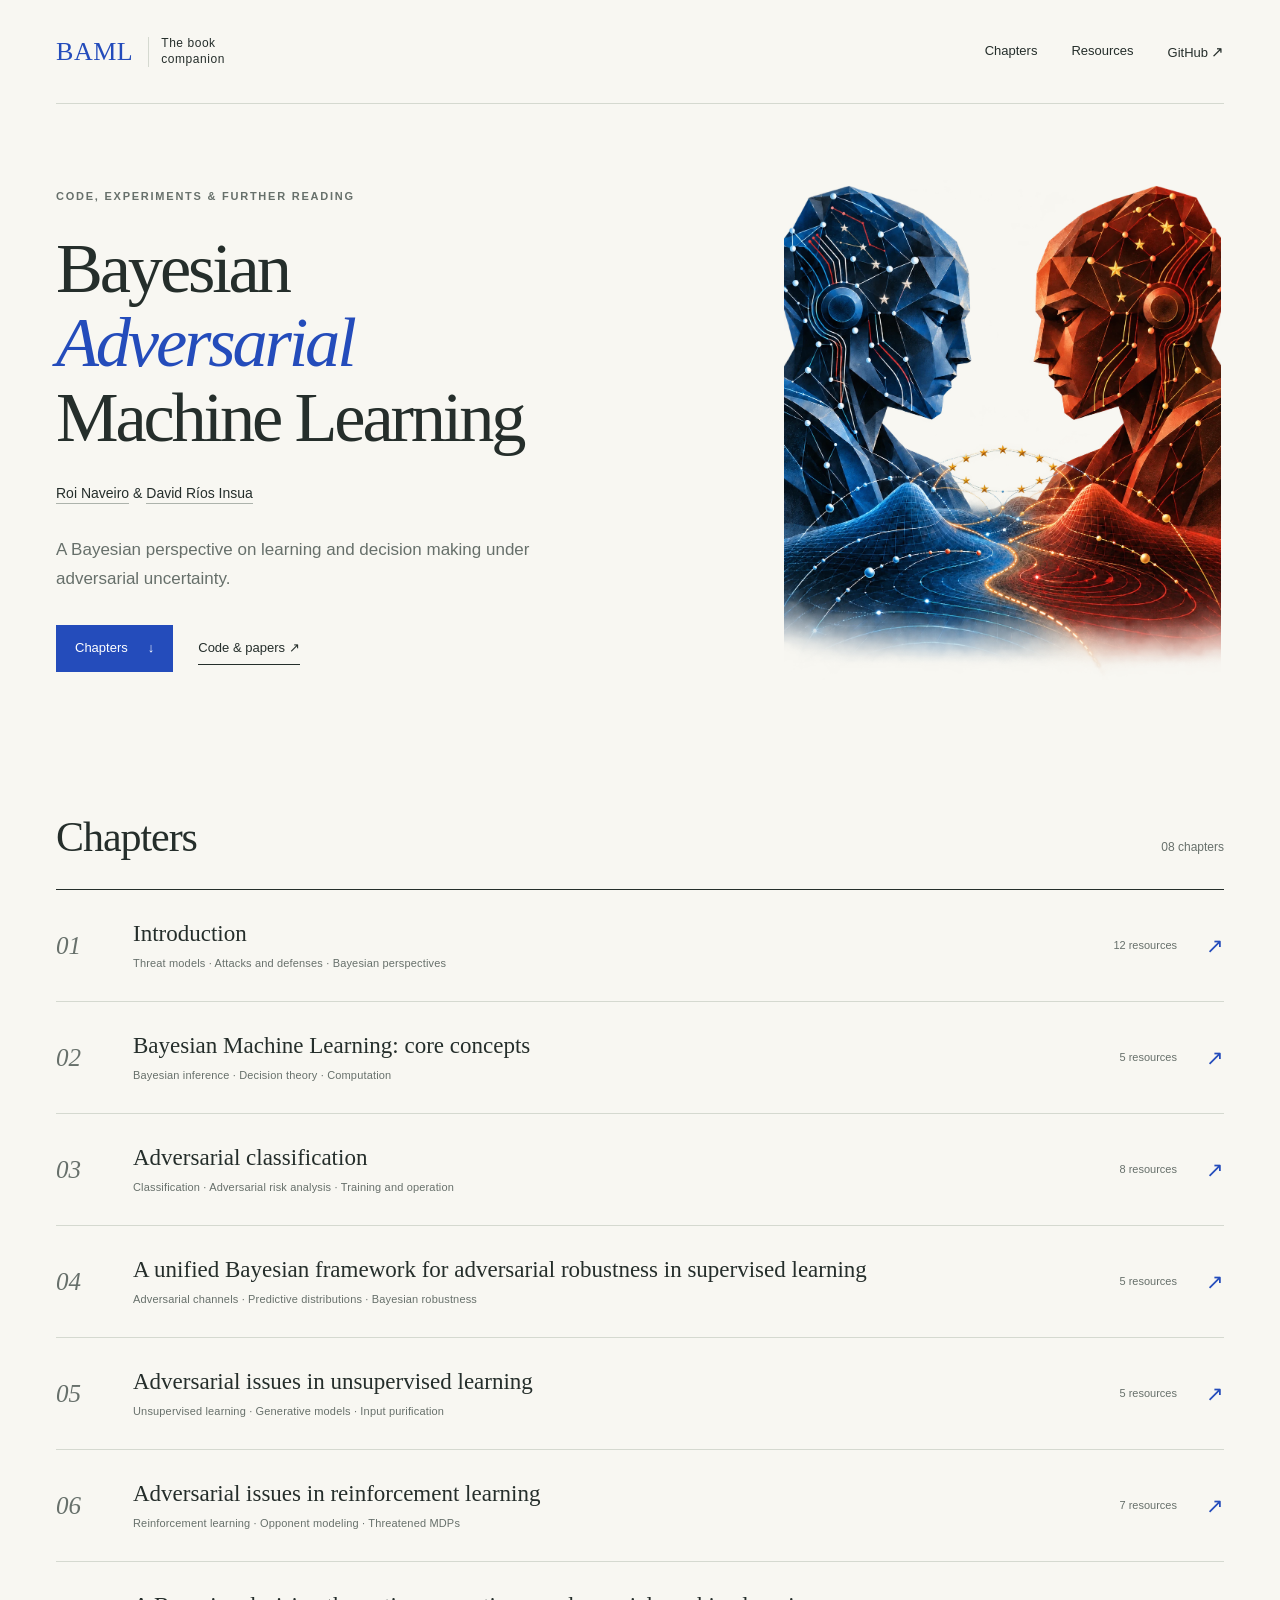
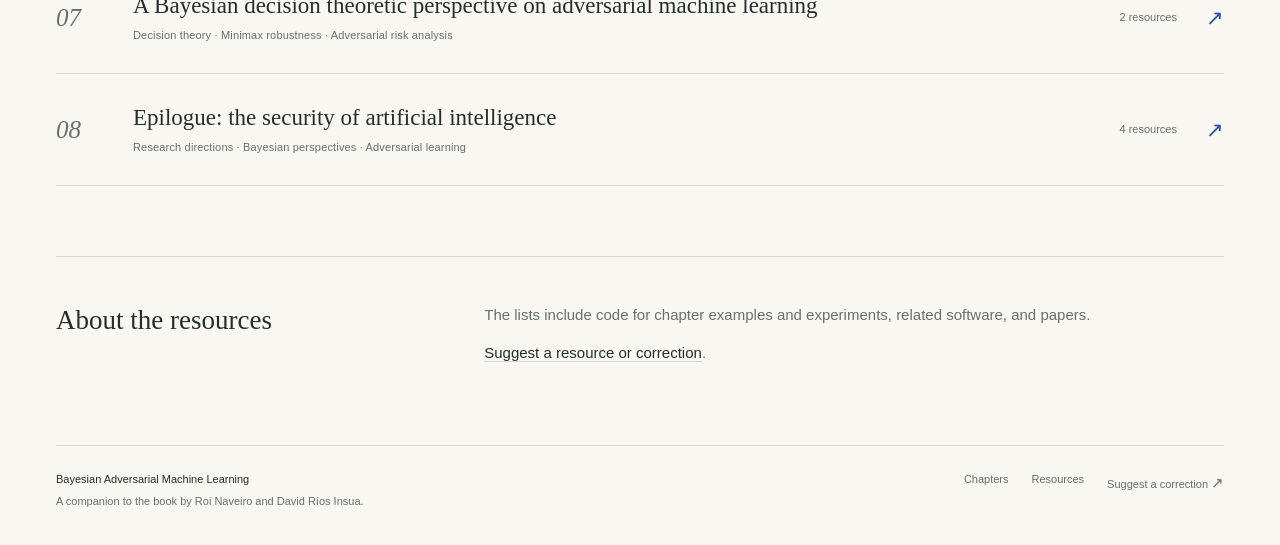
<file: docs/index.html>
<!doctype html>
<html lang="en">
<head>
  <meta charset="utf-8">
  <meta name="viewport" content="width=device-width, initial-scale=1">
  <title>Bayesian Adversarial Machine Learning</title>
  <meta name="description" content="A Bayesian perspective on learning and decision making under adversarial uncertainty.">
  <meta name="theme-color" content="#f8f7f2">
  <meta property="og:type" content="website">
  <meta property="og:title" content="Bayesian Adversarial Machine Learning">
  <meta property="og:description" content="A Bayesian perspective on learning and decision making under adversarial uncertainty.">
  <meta property="og:url" content="https://bayesian-adversarial-ml.github.io/">
  <meta name="twitter:card" content="summary">
  <link rel="canonical" href="https://bayesian-adversarial-ml.github.io/">
  <link rel="icon" href="./assets/favicon.svg" type="image/svg+xml">
  <link rel="stylesheet" href="./assets/site.css">
  <script src="./assets/site.js" defer></script>
</head>
<body>
<a class="skip-link" href="#main">Skip to content</a>
<header class="site-header container">
  <a class="brand" href="./" aria-label="Bayesian Adversarial Machine Learning home"><span class="brand-mark" aria-hidden="true">BAML</span><span class="brand-name">The book<br>companion</span></a>
  <nav class="primary-nav" aria-label="Main navigation">
    <a href="./#chapters">Chapters</a>
    <a href="./resources/">Resources</a>
    <a href="https://github.com/bayesian-adversarial-ml">GitHub<span class="external-arrow" aria-hidden="true">↗</span></a>
  </nav>
</header>
<main id="main" class="container">
<section class="hero" aria-labelledby="book-title">
  <div class="hero-copy"><p class="eyebrow">Code, experiments &amp; further reading</p>
    <h1 id="book-title">Bayesian<br><em>Adversarial</em><br>Machine Learning</h1>
    <p class="authors"><a href="https://roinaveiro.github.io/">Roi Naveiro</a> <span aria-hidden="true">&amp;</span> <a href="https://www.davidriosinsua.es/">David Ríos Insua</a></p>
    <p class="hero-description">A Bayesian perspective on learning and decision making under adversarial uncertainty.</p>
    <div class="hero-actions"><a class="button" href="#chapters">Chapters <span aria-hidden="true">↓</span></a><a class="text-link" href="resources/">Code &amp; papers <span aria-hidden="true">↗</span></a></div>
  </div>
  <figure class="hero-art"><img src="assets/competing-agents-transparent.webp" width="1173" height="1341" alt="Two opposing AI robots with stars woven into their circuitry, facing one another across a probability landscape joined by a delicate orbit of golden stars." fetchpriority="high" decoding="async"></figure>
</section>
<section class="chapters-section" id="chapters" aria-labelledby="chapters-heading">
  <div class="section-heading"><h2 id="chapters-heading">Chapters</h2><span class="subtle">08 chapters</span></div>
  <div class="chapter-list"><a class="chapter-row" href="chapters/introduction/">
  <span class="chapter-number">01</span>
  <span><span class="chapter-name">Introduction</span><span class="chapter-topics">Threat models · Attacks and defenses · Bayesian perspectives</span></span>
  <span class="chapter-meta">12 resources</span><span class="row-arrow" aria-hidden="true">↗</span>
</a><a class="chapter-row" href="chapters/bayesian-machine-learning/">
  <span class="chapter-number">02</span>
  <span><span class="chapter-name">Bayesian Machine Learning: core concepts</span><span class="chapter-topics">Bayesian inference · Decision theory · Computation</span></span>
  <span class="chapter-meta">5 resources</span><span class="row-arrow" aria-hidden="true">↗</span>
</a><a class="chapter-row" href="chapters/adversarial-classification/">
  <span class="chapter-number">03</span>
  <span><span class="chapter-name">Adversarial classification</span><span class="chapter-topics">Classification · Adversarial risk analysis · Training and operation</span></span>
  <span class="chapter-meta">8 resources</span><span class="row-arrow" aria-hidden="true">↗</span>
</a><a class="chapter-row" href="chapters/bayesian-adversarial-robustness/">
  <span class="chapter-number">04</span>
  <span><span class="chapter-name">A unified Bayesian framework for adversarial robustness in supervised learning</span><span class="chapter-topics">Adversarial channels · Predictive distributions · Bayesian robustness</span></span>
  <span class="chapter-meta">5 resources</span><span class="row-arrow" aria-hidden="true">↗</span>
</a><a class="chapter-row" href="chapters/unsupervised-learning/">
  <span class="chapter-number">05</span>
  <span><span class="chapter-name">Adversarial issues in unsupervised learning</span><span class="chapter-topics">Unsupervised learning · Generative models · Input purification</span></span>
  <span class="chapter-meta">5 resources</span><span class="row-arrow" aria-hidden="true">↗</span>
</a><a class="chapter-row" href="chapters/reinforcement-learning/">
  <span class="chapter-number">06</span>
  <span><span class="chapter-name">Adversarial issues in reinforcement learning</span><span class="chapter-topics">Reinforcement learning · Opponent modeling · Threatened MDPs</span></span>
  <span class="chapter-meta">7 resources</span><span class="row-arrow" aria-hidden="true">↗</span>
</a><a class="chapter-row" href="chapters/decision-theory/">
  <span class="chapter-number">07</span>
  <span><span class="chapter-name">A Bayesian decision theoretic perspective on adversarial machine learning</span><span class="chapter-topics">Decision theory · Minimax robustness · Adversarial risk analysis</span></span>
  <span class="chapter-meta">2 resources</span><span class="row-arrow" aria-hidden="true">↗</span>
</a><a class="chapter-row" href="chapters/conclusions/">
  <span class="chapter-number">08</span>
  <span><span class="chapter-name">Epilogue: the security of artificial intelligence</span><span class="chapter-topics">Research directions · Bayesian perspectives · Adversarial learning</span></span>
  <span class="chapter-meta">4 resources</span><span class="row-arrow" aria-hidden="true">↗</span>
</a></div>
</section>
<section class="about-band" aria-labelledby="about-heading"><h2 id="about-heading">About the resources</h2><div><p>The lists include code for chapter examples and experiments, related software, and papers.</p><p><a href="https://github.com/bayesian-adversarial-ml/bayesian-adversarial-ml.github.io/issues">Suggest a resource or correction</a>.</p></div></section>
</main>
<footer class="site-footer container">
  <div><span class="footer-title">Bayesian Adversarial Machine Learning</span>A companion to the book by Roi Naveiro and David Ríos Insua.</div>
  <nav class="footer-links" aria-label="Footer navigation"><a href="./#chapters">Chapters</a><a href="./resources/">Resources</a><a href="https://github.com/bayesian-adversarial-ml/bayesian-adversarial-ml.github.io/issues">Suggest a correction<span class="external-arrow" aria-hidden="true">↗</span></a></nav>
</footer>
  <script data-goatcounter="https://roinaveiro.goatcounter.com/count" async src="https://gc.zgo.at/count.js"></script>
</body>
</html>
</file>
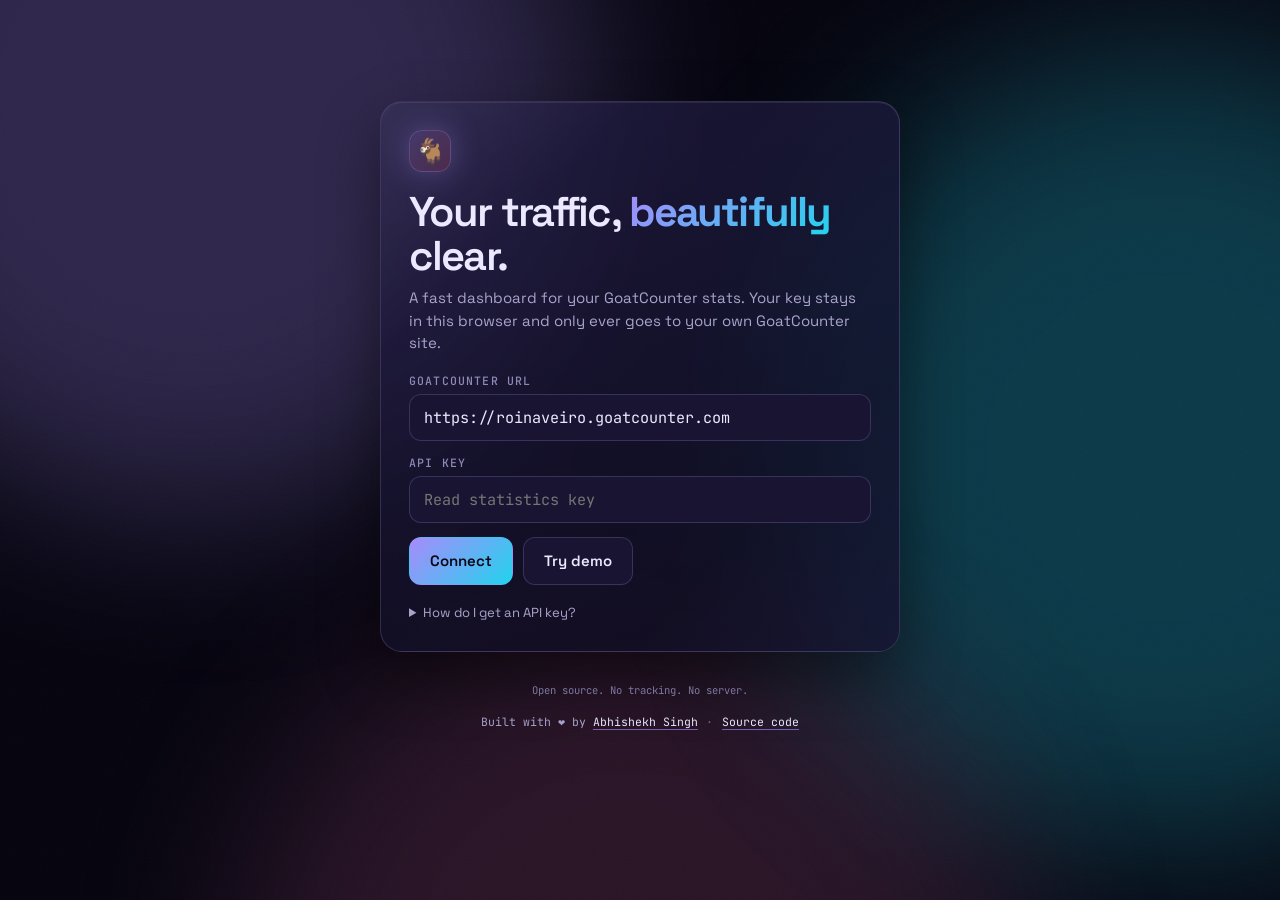
<file: mapa/index.html>
<!doctype html>
<html lang="en" data-theme="dark">
<head>
<meta name="robots" content="noindex,nofollow">
<meta name="referrer" content="no-referrer">
<meta charset="utf-8">
<meta name="viewport" content="width=device-width, initial-scale=1">
<title>GoatCounter Dashboard: a fast, private analytics dashboard</title>
<meta name="description" content="A fast, private dashboard for GoatCounter analytics. Open source, no server, no build step, no tracking. Try the demo, no key needed.">
<meta name="robots" content="index, follow">
<link rel="canonical" href="https://abhishekhsingh.github.io/goatcounter-dashboard/">
<meta property="og:title" content="GoatCounter Dashboard">
<meta property="og:description" content="A fast, private dashboard for GoatCounter analytics. No server, no build step, no tracking. Open source, MIT.">
<meta property="og:type" content="website">
<meta property="og:url" content="https://abhishekhsingh.github.io/goatcounter-dashboard/">
<meta property="og:site_name" content="GoatCounter Dashboard">
<meta property="og:image" content="https://abhishekhsingh.github.io/goatcounter-dashboard/assets/seo/og-card.png">
<meta property="og:image:width" content="1200">
<meta property="og:image:height" content="630">
<meta property="og:image:alt" content="GoatCounter Dashboard showing a visitors chart in the Nova dark design">
<meta name="twitter:card" content="summary_large_image">
<meta name="twitter:title" content="GoatCounter Dashboard">
<meta name="twitter:description" content="A fast, private dashboard for GoatCounter analytics. No server, no build step, no tracking.">
<meta name="twitter:image" content="https://abhishekhsingh.github.io/goatcounter-dashboard/assets/seo/og-card.png">
<script type="application/ld+json">
{"@context":"https://schema.org","@type":"SoftwareApplication","name":"GoatCounter Dashboard","description":"A fast, private dashboard for GoatCounter web analytics. Runs entirely in the browser with no server, no build step and no tracking.","url":"https://abhishekhsingh.github.io/goatcounter-dashboard/","applicationCategory":"DeveloperApplication","operatingSystem":"Any (web browser)","offers":{"@type":"Offer","price":"0","priceCurrency":"USD"},"license":"https://opensource.org/licenses/MIT","codeRepository":"https://github.com/abhishekhsingh/goatcounter-dashboard","author":{"@type":"Person","name":"Abhishekh Singh","url":"https://abhishekhsingh.github.io/"}}
</script>
<meta name="theme-color" content="#06050f">
<link rel="icon" href="data:image/svg+xml,%3Csvg xmlns='http://www.w3.org/2000/svg' viewBox='0 0 100 100'%3E%3Ctext y='.88em' font-size='88'%3E%F0%9F%90%90%3C/text%3E%3C/svg%3E">
<script>
// A new visit opens in Nova dark. A choice lasts for the tab (sessionStorage) and is kept for later visits only
// if the visitor turns on "Remember my choice" (localStorage). Applied before first paint so there is no flash.
(function () {
  var t = 'dark', look = 'nova', pref = {};
  try { pref = JSON.parse(sessionStorage.getItem('gc-dashboard-session') || localStorage.getItem('gc-dashboard-pref') || '{}') || {}; } catch (e) {}
  if (pref.t === 'light') t = 'light';
  if (pref.l === 'classic') look = 'classic';
  var bg = pref.b === 'still' || pref.b === 'off' ? pref.b : 'flow';
  var d = document.documentElement;
  d.setAttribute('data-theme', t);
  d.setAttribute('data-look', look);
  d.setAttribute('data-bg', bg);
  window.gcPref = {
    now: function () { return JSON.stringify({ l: d.getAttribute('data-look'), t: d.getAttribute('data-theme'), b: d.getAttribute('data-bg') }); },
    save: function () { try { var v = this.now(); sessionStorage.setItem('gc-dashboard-session', v); if (localStorage.getItem('gc-dashboard-pref')) localStorage.setItem('gc-dashboard-pref', v); } catch (e) {} },
    pinned: function () { try { return !!localStorage.getItem('gc-dashboard-pref'); } catch (e) { return false; } },
    pin: function (on) { try { if (on) localStorage.setItem('gc-dashboard-pref', this.now()); else localStorage.removeItem('gc-dashboard-pref'); } catch (e) {} }
  };
  document.write('<link rel="stylesheet" href="css/app.css">');
  document.write('<link rel="stylesheet" href="css/' + look + '.css" id="look-css-' + look + '">');
})();
</script>
<script type="importmap">
{ "imports": { "preact": "./vendor/preact.js", "preact/hooks": "./vendor/hooks.js", "htm": "./vendor/htm.js", "cobe": "./vendor/cobe.js", "phenomenon": "./vendor/phenomenon.js" } }
</script>
<link rel="modulepreload" href="js/main.js">
<link rel="modulepreload" href="js/ui.js">
<link rel="modulepreload" href="js/components/app.js">
<link rel="modulepreload" href="js/components/common.js">
<link rel="modulepreload" href="js/components/hero.js">
<link rel="modulepreload" href="js/components/cards.js">
<link rel="modulepreload" href="js/components/connect.js">
<link rel="modulepreload" href="js/components/year.js">
<link rel="modulepreload" href="js/components/sankey.js">
<link rel="modulepreload" href="js/components/palette.js">
<link rel="modulepreload" href="js/components/rail.js">
<link rel="modulepreload" href="js/components/recap.js">
<link rel="modulepreload" href="js/fx.js">
<link rel="modulepreload" href="js/countries.js">
<link rel="modulepreload" href="js/components/breakdown.js">
<link rel="modulepreload" href="js/components/skyline.js">
<link rel="modulepreload" href="js/components/ridgeline.js">
<link rel="modulepreload" href="js/api.js">
<link rel="modulepreload" href="js/cache.js">
<link rel="modulepreload" href="js/util.js">
<link rel="modulepreload" href="js/model.js">
<link rel="modulepreload" href="vendor/preact.js">
<link rel="modulepreload" href="vendor/hooks.js">
<link rel="modulepreload" href="vendor/htm.js">
</head>
<body>
<div class="aurora" aria-hidden="true"><i></i><i></i><i></i></div>
<div id="boot" class="connect" aria-hidden="true"><div class="card"><div class="mark">🐐</div><h1>GoatCounter <span class="ital">Dashboard</span></h1><p>Loading your traffic.</p></div></div>
<div id="app"><noscript><h1>GoatCounter Dashboard</h1><p>A fast, private dashboard for <a href="https://www.goatcounter.com/">GoatCounter</a> web analytics. It runs entirely in your browser, with no server, no build step and no tracking. This page needs JavaScript to run.</p><p>Visitors over time, top pages and referrers, a globe with country drill-down, a weekday-by-hour skyline, a yearly calendar, and a command palette. Press Try demo to explore a sample site without an account.</p><p><a href="https://github.com/abhishekhsingh/goatcounter-dashboard">Source code on GitHub</a>, MIT licensed.</p></noscript></div>
<script type="module" src="js/main.js"></script>
</body>
</html>
</file>
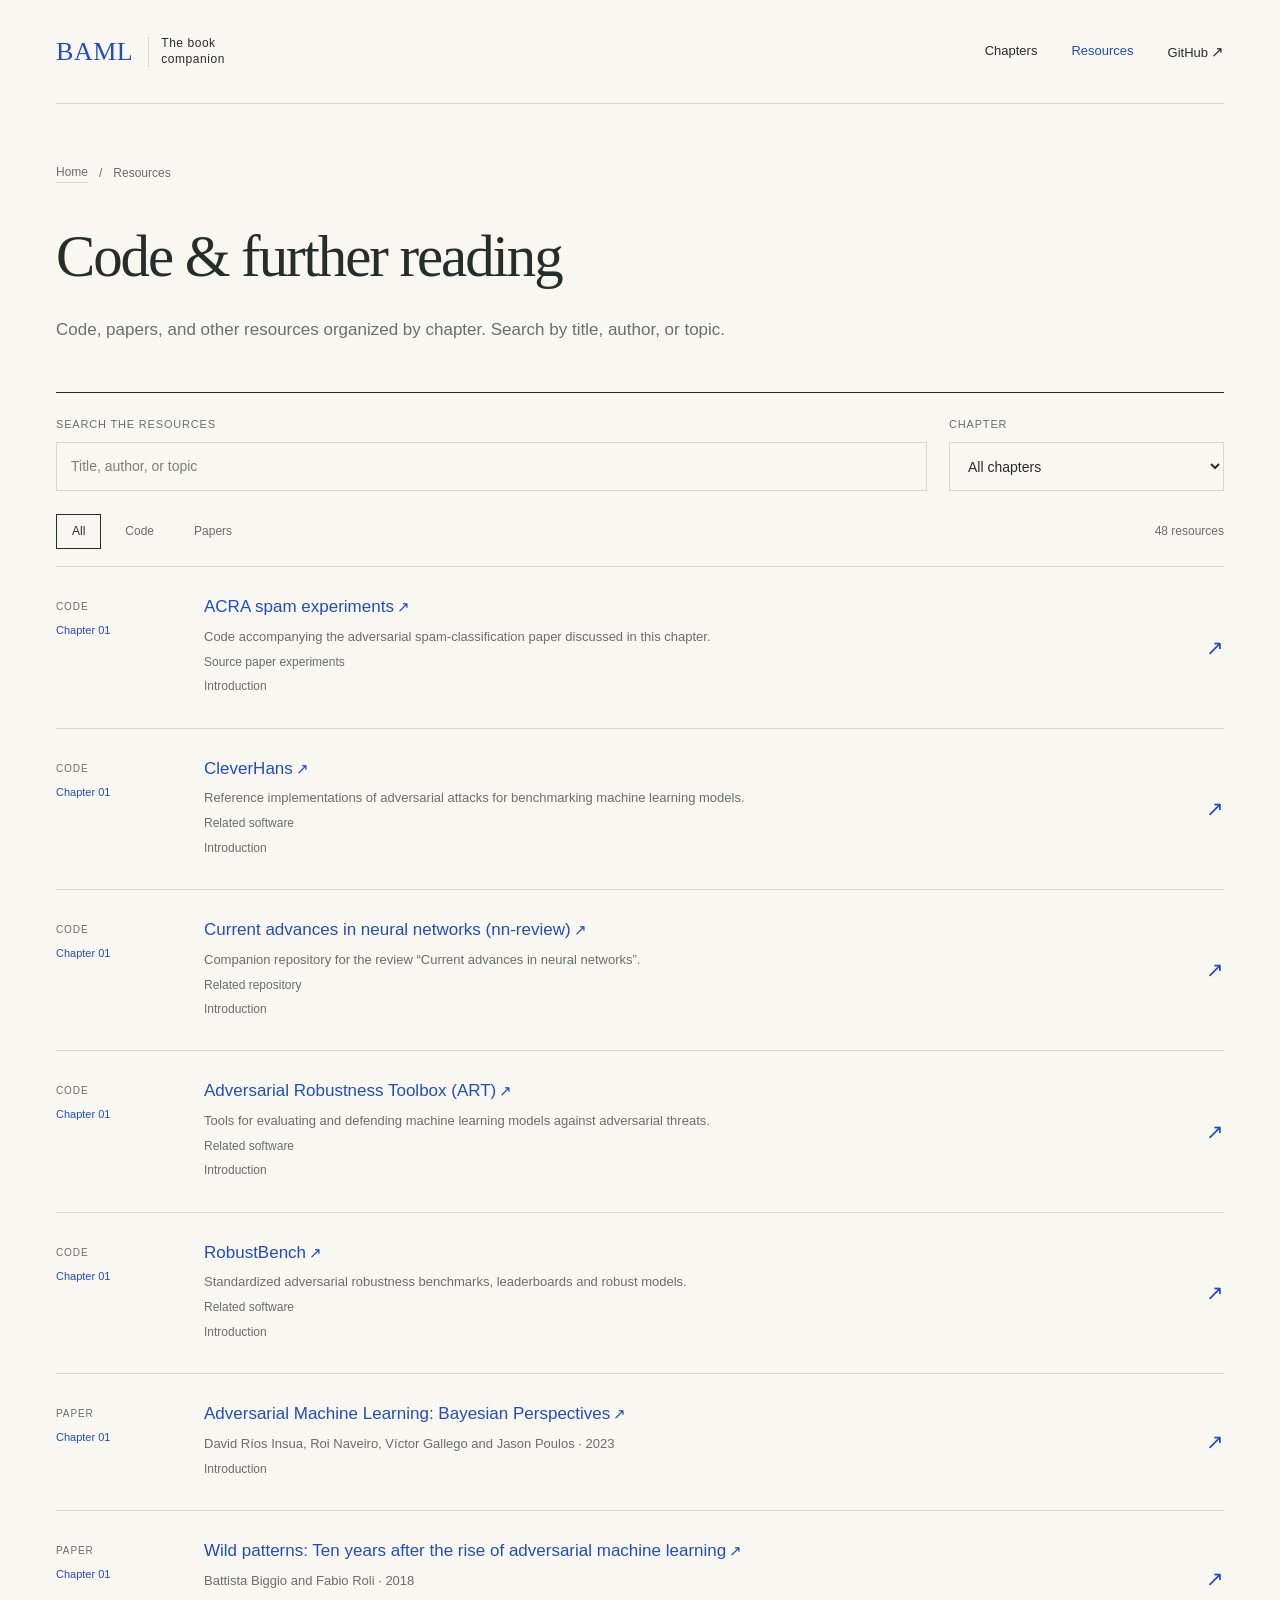
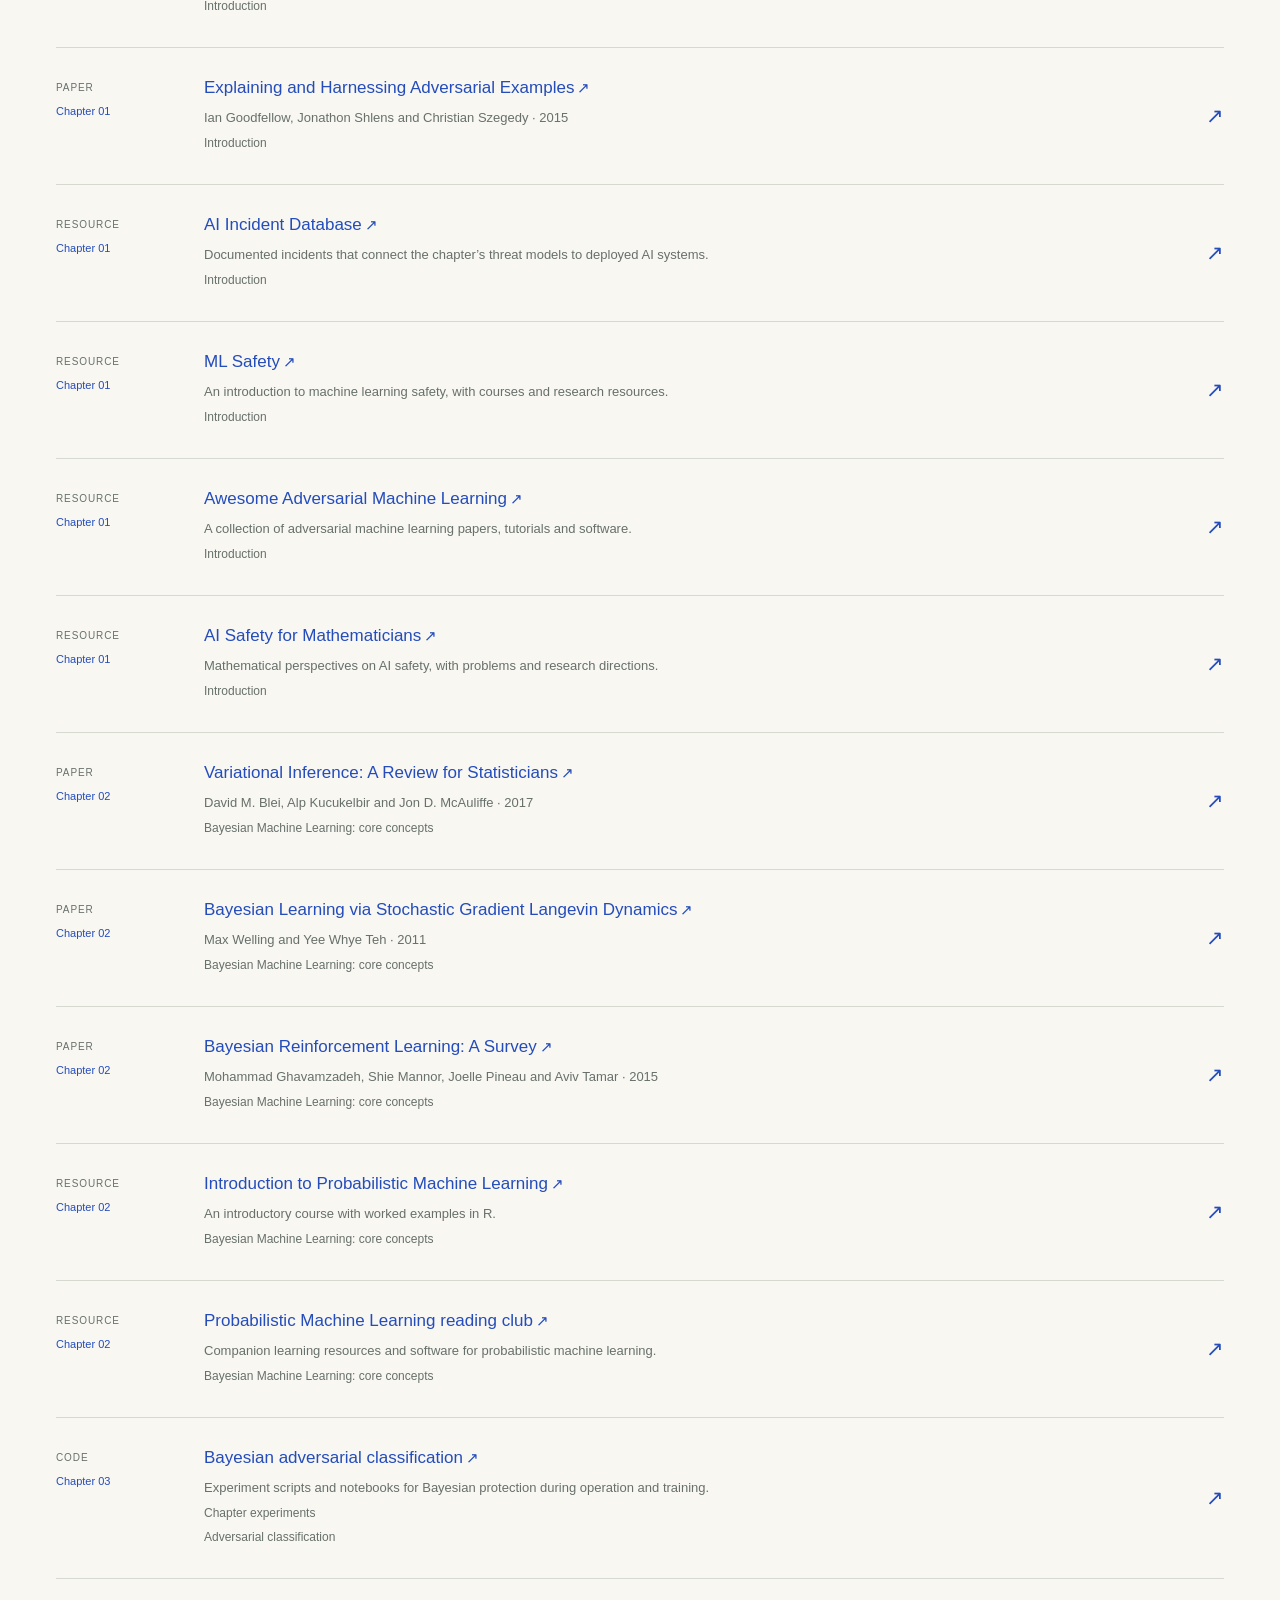
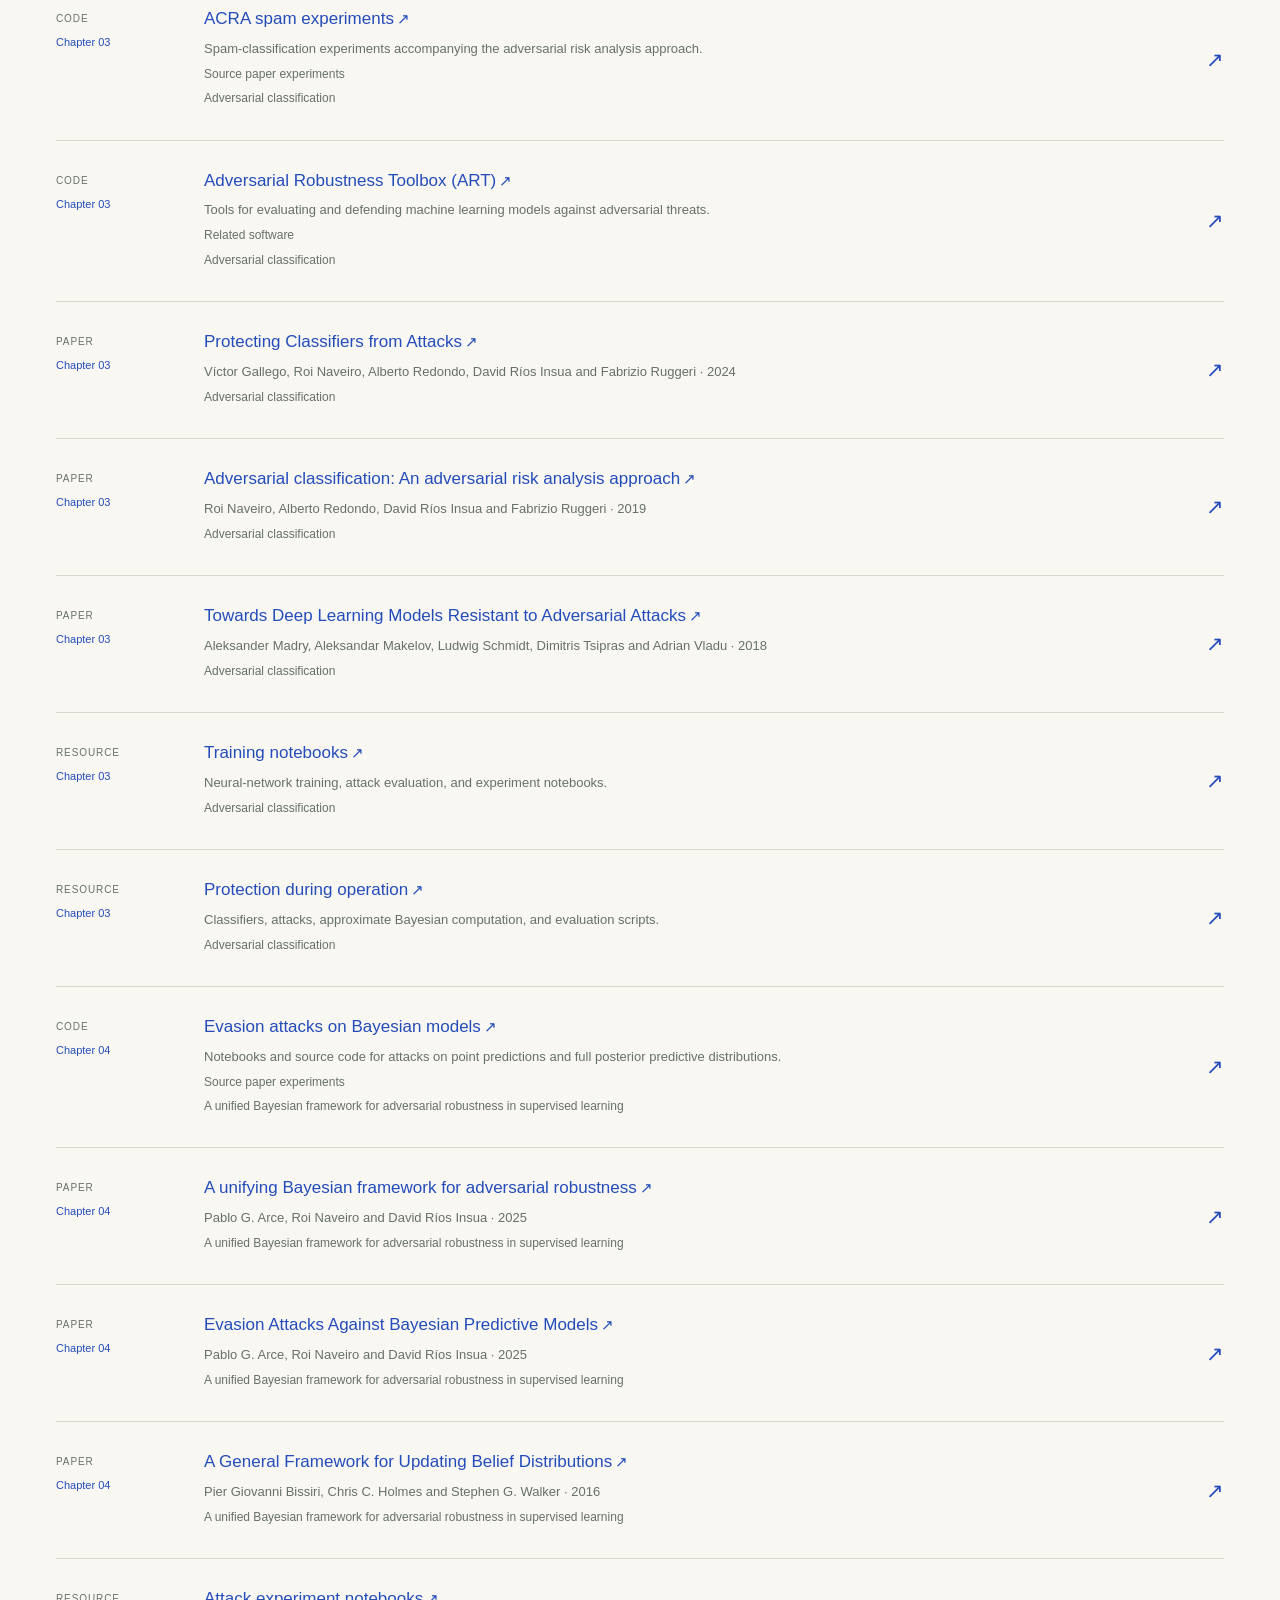
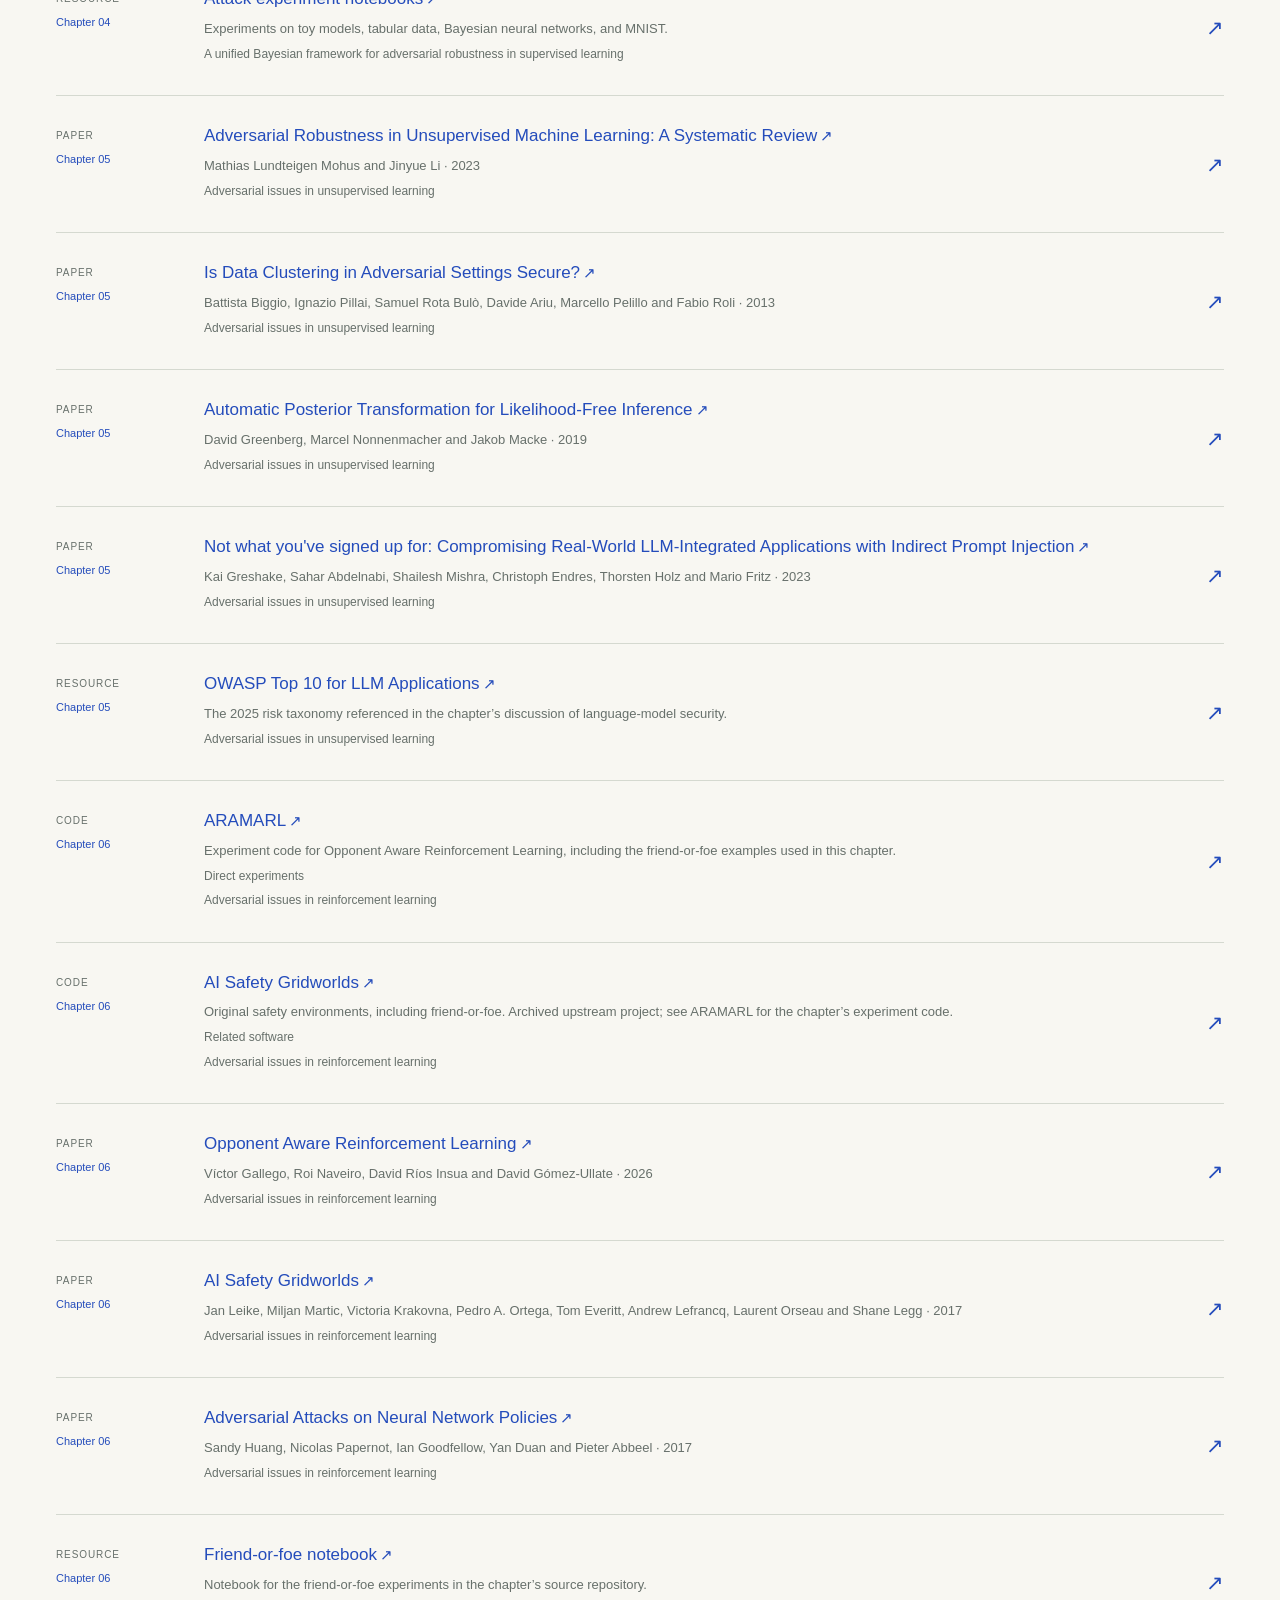
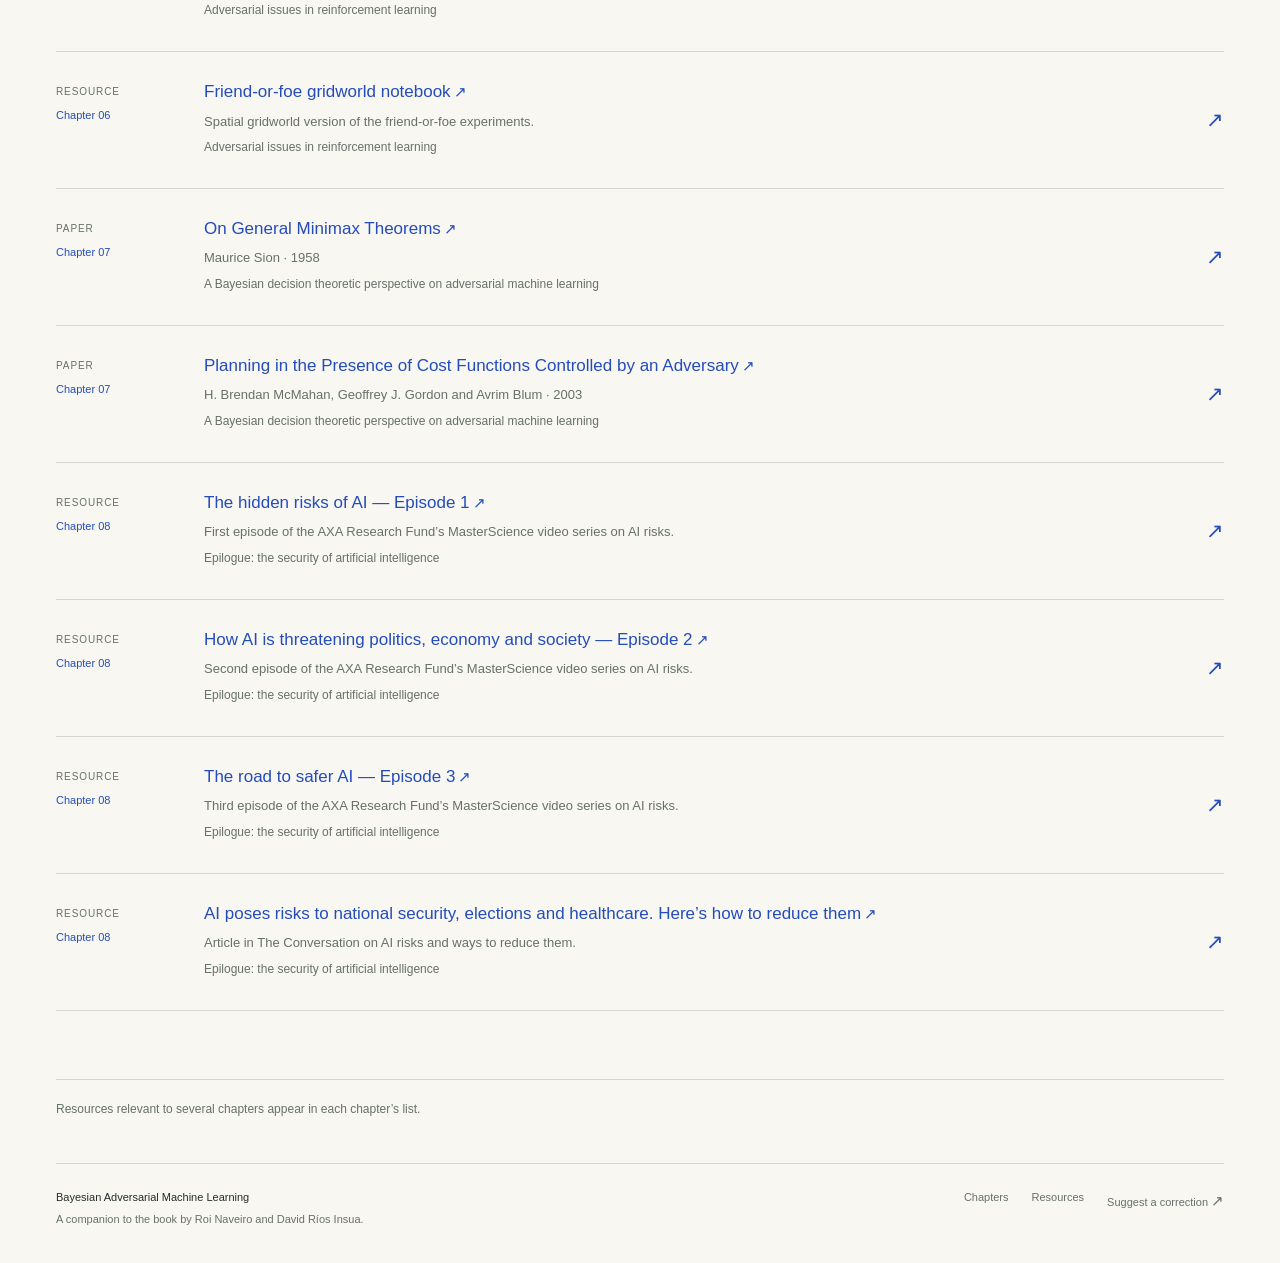
<file: docs/resources/index.html>
<!doctype html>
<html lang="en">
<head>
  <meta charset="utf-8">
  <meta name="viewport" content="width=device-width, initial-scale=1">
  <title>Resources — Bayesian Adversarial Machine Learning</title>
  <meta name="description" content="Code repositories, reproducible experiments, and related papers for every chapter of Bayesian Adversarial Machine Learning.">
  <meta name="theme-color" content="#f8f7f2">
  <meta property="og:type" content="website">
  <meta property="og:title" content="Resources — Bayesian Adversarial Machine Learning">
  <meta property="og:description" content="Code repositories, reproducible experiments, and related papers for every chapter of Bayesian Adversarial Machine Learning.">
  <meta property="og:url" content="https://bayesian-adversarial-ml.github.io/resources/">
  <meta name="twitter:card" content="summary">
  <link rel="canonical" href="https://bayesian-adversarial-ml.github.io/resources/">
  <link rel="icon" href="../assets/favicon.svg" type="image/svg+xml">
  <link rel="stylesheet" href="../assets/site.css">
  <script src="../assets/site.js" defer></script>
</head>
<body>
<a class="skip-link" href="#main">Skip to content</a>
<header class="site-header container">
  <a class="brand" href="../" aria-label="Bayesian Adversarial Machine Learning home"><span class="brand-mark" aria-hidden="true">BAML</span><span class="brand-name">The book<br>companion</span></a>
  <nav class="primary-nav" aria-label="Main navigation">
    <a href="../#chapters">Chapters</a>
    <a href="../resources/" aria-current="page">Resources</a>
    <a href="https://github.com/bayesian-adversarial-ml">GitHub<span class="external-arrow" aria-hidden="true">↗</span></a>
  </nav>
</header>
<main id="main" class="container">
<div class="page-heading"><nav class="breadcrumbs" aria-label="Breadcrumb"><a href="../">Home</a><span aria-hidden="true">/</span><span>Resources</span></nav><h1>Code &amp; further reading</h1><p class="page-lead">Code, papers, and other resources organized by chapter. Search by title, author, or topic.</p></div>
<section aria-label="Resource catalogue">
<div class="resource-controls"><label><span class="control-label">Search the resources</span><input class="search-input" type="search" placeholder="Title, author, or topic" data-resource-search aria-controls="resource-results"></label><label><span class="control-label">Chapter</span><select class="chapter-select" data-chapter-filter aria-controls="resource-results"><option value="">All chapters</option><option value="1">01 — Introduction</option><option value="2">02 — Bayesian Machine Learning: core concepts</option><option value="3">03 — Adversarial classification</option><option value="4">04 — A unified Bayesian framework for adversarial robustness in supervised learning</option><option value="5">05 — Adversarial issues in unsupervised learning</option><option value="6">06 — Adversarial issues in reinforcement learning</option><option value="7">07 — A Bayesian decision theoretic perspective on adversarial machine learning</option><option value="8">08 — Epilogue: the security of artificial intelligence</option></select></label></div>
<div class="filter-bar"><div class="filter-buttons" role="group" aria-label="Resource type"><button class="filter-button" type="button" data-type-filter="all" aria-pressed="true">All</button><button class="filter-button" type="button" data-type-filter="code" aria-pressed="false">Code</button><button class="filter-button" type="button" data-type-filter="papers" aria-pressed="false">Papers</button></div><span class="result-count" data-result-count role="status" aria-live="polite">48 resources</span></div>
<noscript><p>All resources are listed below. Enable JavaScript to use search and filters.</p></noscript>
<div class="resource-catalogue" id="resource-results"><article class="catalogue-row" data-resource data-type="code" data-chapter="1">
  <div class="catalogue-tag">Code<a href="../chapters/introduction/"><span>Chapter 01</span></a></div>
  <div><h2><a href="https://github.com/roinaveiro/ACRA_spam_experiment" data-goatcounter-click="resource/chapter-1/https://github.com/roinaveiro/ACRA_spam_experiment" data-goatcounter-title="Chapter 1: ACRA spam experiments" data-goatcounter-referrer="https://bayesian-adversarial-ml.github.io/resources/">ACRA spam experiments<span class="external-arrow" aria-hidden="true">↗</span></a></h2><p>Code accompanying the adversarial spam-classification paper discussed in this chapter.</p><p class="resource-meta">Source paper experiments</p><p class="resource-meta">Introduction</p></div>
  <span class="row-arrow" aria-hidden="true">↗</span>
</article><article class="catalogue-row" data-resource data-type="code" data-chapter="1">
  <div class="catalogue-tag">Code<a href="../chapters/introduction/"><span>Chapter 01</span></a></div>
  <div><h2><a href="https://github.com/cleverhans-lab/cleverhans" data-goatcounter-click="resource/chapter-1/https://github.com/cleverhans-lab/cleverhans" data-goatcounter-title="Chapter 1: CleverHans" data-goatcounter-referrer="https://bayesian-adversarial-ml.github.io/resources/">CleverHans<span class="external-arrow" aria-hidden="true">↗</span></a></h2><p>Reference implementations of adversarial attacks for benchmarking machine learning models.</p><p class="resource-meta">Related software</p><p class="resource-meta">Introduction</p></div>
  <span class="row-arrow" aria-hidden="true">↗</span>
</article><article class="catalogue-row" data-resource data-type="code" data-chapter="1">
  <div class="catalogue-tag">Code<a href="../chapters/introduction/"><span>Chapter 01</span></a></div>
  <div><h2><a href="https://github.com/vicgalle/nn-review" data-goatcounter-click="resource/chapter-1/https://github.com/vicgalle/nn-review" data-goatcounter-title="Chapter 1: Current advances in neural networks (nn-review)" data-goatcounter-referrer="https://bayesian-adversarial-ml.github.io/resources/">Current advances in neural networks (nn-review)<span class="external-arrow" aria-hidden="true">↗</span></a></h2><p>Companion repository for the review “Current advances in neural networks”.</p><p class="resource-meta">Related repository</p><p class="resource-meta">Introduction</p></div>
  <span class="row-arrow" aria-hidden="true">↗</span>
</article><article class="catalogue-row" data-resource data-type="code" data-chapter="1">
  <div class="catalogue-tag">Code<a href="../chapters/introduction/"><span>Chapter 01</span></a></div>
  <div><h2><a href="https://adversarial-robustness-toolbox.readthedocs.io/en/latest/" data-goatcounter-click="resource/chapter-1/https://adversarial-robustness-toolbox.readthedocs.io/en/latest/" data-goatcounter-title="Chapter 1: Adversarial Robustness Toolbox (ART)" data-goatcounter-referrer="https://bayesian-adversarial-ml.github.io/resources/">Adversarial Robustness Toolbox (ART)<span class="external-arrow" aria-hidden="true">↗</span></a></h2><p>Tools for evaluating and defending machine learning models against adversarial threats.</p><p class="resource-meta">Related software</p><p class="resource-meta">Introduction</p></div>
  <span class="row-arrow" aria-hidden="true">↗</span>
</article><article class="catalogue-row" data-resource data-type="code" data-chapter="1">
  <div class="catalogue-tag">Code<a href="../chapters/introduction/"><span>Chapter 01</span></a></div>
  <div><h2><a href="https://robustbench.github.io/" data-goatcounter-click="resource/chapter-1/https://robustbench.github.io/" data-goatcounter-title="Chapter 1: RobustBench" data-goatcounter-referrer="https://bayesian-adversarial-ml.github.io/resources/">RobustBench<span class="external-arrow" aria-hidden="true">↗</span></a></h2><p>Standardized adversarial robustness benchmarks, leaderboards and robust models.</p><p class="resource-meta">Related software</p><p class="resource-meta">Introduction</p></div>
  <span class="row-arrow" aria-hidden="true">↗</span>
</article><article class="catalogue-row" data-resource data-type="papers" data-chapter="1">
  <div class="catalogue-tag">Paper<a href="../chapters/introduction/"><span>Chapter 01</span></a></div>
  <div><h2><a href="https://arxiv.org/abs/2003.03546" data-goatcounter-click="resource/chapter-1/https://arxiv.org/abs/2003.03546" data-goatcounter-title="Chapter 1: Adversarial Machine Learning: Bayesian Perspectives" data-goatcounter-referrer="https://bayesian-adversarial-ml.github.io/resources/">Adversarial Machine Learning: Bayesian Perspectives<span class="external-arrow" aria-hidden="true">↗</span></a></h2><p>David Ríos Insua, Roi Naveiro, Víctor Gallego and Jason Poulos · 2023</p><p class="resource-meta">Introduction</p></div>
  <span class="row-arrow" aria-hidden="true">↗</span>
</article><article class="catalogue-row" data-resource data-type="papers" data-chapter="1">
  <div class="catalogue-tag">Paper<a href="../chapters/introduction/"><span>Chapter 01</span></a></div>
  <div><h2><a href="https://arxiv.org/abs/1712.03141" data-goatcounter-click="resource/chapter-1/https://arxiv.org/abs/1712.03141" data-goatcounter-title="Chapter 1: Wild patterns: Ten years after the rise of adversarial machine learning" data-goatcounter-referrer="https://bayesian-adversarial-ml.github.io/resources/">Wild patterns: Ten years after the rise of adversarial machine learning<span class="external-arrow" aria-hidden="true">↗</span></a></h2><p>Battista Biggio and Fabio Roli · 2018</p><p class="resource-meta">Introduction</p></div>
  <span class="row-arrow" aria-hidden="true">↗</span>
</article><article class="catalogue-row" data-resource data-type="papers" data-chapter="1">
  <div class="catalogue-tag">Paper<a href="../chapters/introduction/"><span>Chapter 01</span></a></div>
  <div><h2><a href="https://arxiv.org/abs/1412.6572" data-goatcounter-click="resource/chapter-1/https://arxiv.org/abs/1412.6572" data-goatcounter-title="Chapter 1: Explaining and Harnessing Adversarial Examples" data-goatcounter-referrer="https://bayesian-adversarial-ml.github.io/resources/">Explaining and Harnessing Adversarial Examples<span class="external-arrow" aria-hidden="true">↗</span></a></h2><p>Ian Goodfellow, Jonathon Shlens and Christian Szegedy · 2015</p><p class="resource-meta">Introduction</p></div>
  <span class="row-arrow" aria-hidden="true">↗</span>
</article><article class="catalogue-row" data-resource data-type="other" data-chapter="1">
  <div class="catalogue-tag">Resource<a href="../chapters/introduction/"><span>Chapter 01</span></a></div>
  <div><h2><a href="https://incidentdatabase.ai/" data-goatcounter-click="resource/chapter-1/https://incidentdatabase.ai/" data-goatcounter-title="Chapter 1: AI Incident Database" data-goatcounter-referrer="https://bayesian-adversarial-ml.github.io/resources/">AI Incident Database<span class="external-arrow" aria-hidden="true">↗</span></a></h2><p>Documented incidents that connect the chapter’s threat models to deployed AI systems.</p><p class="resource-meta">Introduction</p></div>
  <span class="row-arrow" aria-hidden="true">↗</span>
</article><article class="catalogue-row" data-resource data-type="other" data-chapter="1">
  <div class="catalogue-tag">Resource<a href="../chapters/introduction/"><span>Chapter 01</span></a></div>
  <div><h2><a href="https://www.mlsafety.org/" data-goatcounter-click="resource/chapter-1/https://www.mlsafety.org/" data-goatcounter-title="Chapter 1: ML Safety" data-goatcounter-referrer="https://bayesian-adversarial-ml.github.io/resources/">ML Safety<span class="external-arrow" aria-hidden="true">↗</span></a></h2><p>An introduction to machine learning safety, with courses and research resources.</p><p class="resource-meta">Introduction</p></div>
  <span class="row-arrow" aria-hidden="true">↗</span>
</article><article class="catalogue-row" data-resource data-type="other" data-chapter="1">
  <div class="catalogue-tag">Resource<a href="../chapters/introduction/"><span>Chapter 01</span></a></div>
  <div><h2><a href="https://github.com/yenchenlin/awesome-adversarial-machine-learning" data-goatcounter-click="resource/chapter-1/https://github.com/yenchenlin/awesome-adversarial-machine-learning" data-goatcounter-title="Chapter 1: Awesome Adversarial Machine Learning" data-goatcounter-referrer="https://bayesian-adversarial-ml.github.io/resources/">Awesome Adversarial Machine Learning<span class="external-arrow" aria-hidden="true">↗</span></a></h2><p>A collection of adversarial machine learning papers, tutorials and software.</p><p class="resource-meta">Introduction</p></div>
  <span class="row-arrow" aria-hidden="true">↗</span>
</article><article class="catalogue-row" data-resource data-type="other" data-chapter="1">
  <div class="catalogue-tag">Resource<a href="../chapters/introduction/"><span>Chapter 01</span></a></div>
  <div><h2><a href="https://mathforaisafety.org/" data-goatcounter-click="resource/chapter-1/https://mathforaisafety.org/" data-goatcounter-title="Chapter 1: AI Safety for Mathematicians" data-goatcounter-referrer="https://bayesian-adversarial-ml.github.io/resources/">AI Safety for Mathematicians<span class="external-arrow" aria-hidden="true">↗</span></a></h2><p>Mathematical perspectives on AI safety, with problems and research directions.</p><p class="resource-meta">Introduction</p></div>
  <span class="row-arrow" aria-hidden="true">↗</span>
</article><article class="catalogue-row" data-resource data-type="papers" data-chapter="2">
  <div class="catalogue-tag">Paper<a href="../chapters/bayesian-machine-learning/"><span>Chapter 02</span></a></div>
  <div><h2><a href="https://arxiv.org/abs/1601.00670" data-goatcounter-click="resource/chapter-2/https://arxiv.org/abs/1601.00670" data-goatcounter-title="Chapter 2: Variational Inference: A Review for Statisticians" data-goatcounter-referrer="https://bayesian-adversarial-ml.github.io/resources/">Variational Inference: A Review for Statisticians<span class="external-arrow" aria-hidden="true">↗</span></a></h2><p>David M. Blei, Alp Kucukelbir and Jon D. McAuliffe · 2017</p><p class="resource-meta">Bayesian Machine Learning: core concepts</p></div>
  <span class="row-arrow" aria-hidden="true">↗</span>
</article><article class="catalogue-row" data-resource data-type="papers" data-chapter="2">
  <div class="catalogue-tag">Paper<a href="../chapters/bayesian-machine-learning/"><span>Chapter 02</span></a></div>
  <div><h2><a href="https://icml.cc/2011/papers/398_icmlpaper.pdf" data-goatcounter-click="resource/chapter-2/https://icml.cc/2011/papers/398_icmlpaper.pdf" data-goatcounter-title="Chapter 2: Bayesian Learning via Stochastic Gradient Langevin Dynamics" data-goatcounter-referrer="https://bayesian-adversarial-ml.github.io/resources/">Bayesian Learning via Stochastic Gradient Langevin Dynamics<span class="external-arrow" aria-hidden="true">↗</span></a></h2><p>Max Welling and Yee Whye Teh · 2011</p><p class="resource-meta">Bayesian Machine Learning: core concepts</p></div>
  <span class="row-arrow" aria-hidden="true">↗</span>
</article><article class="catalogue-row" data-resource data-type="papers" data-chapter="2">
  <div class="catalogue-tag">Paper<a href="../chapters/bayesian-machine-learning/"><span>Chapter 02</span></a></div>
  <div><h2><a href="https://arxiv.org/abs/1609.04436" data-goatcounter-click="resource/chapter-2/https://arxiv.org/abs/1609.04436" data-goatcounter-title="Chapter 2: Bayesian Reinforcement Learning: A Survey" data-goatcounter-referrer="https://bayesian-adversarial-ml.github.io/resources/">Bayesian Reinforcement Learning: A Survey<span class="external-arrow" aria-hidden="true">↗</span></a></h2><p>Mohammad Ghavamzadeh, Shie Mannor, Joelle Pineau and Aviv Tamar · 2015</p><p class="resource-meta">Bayesian Machine Learning: core concepts</p></div>
  <span class="row-arrow" aria-hidden="true">↗</span>
</article><article class="catalogue-row" data-resource data-type="other" data-chapter="2">
  <div class="catalogue-tag">Resource<a href="../chapters/bayesian-machine-learning/"><span>Chapter 02</span></a></div>
  <div><h2><a href="https://davidriosinsua.github.io/IntoProbabilisticMachineLearning/" data-goatcounter-click="resource/chapter-2/https://davidriosinsua.github.io/IntoProbabilisticMachineLearning/" data-goatcounter-title="Chapter 2: Introduction to Probabilistic Machine Learning" data-goatcounter-referrer="https://bayesian-adversarial-ml.github.io/resources/">Introduction to Probabilistic Machine Learning<span class="external-arrow" aria-hidden="true">↗</span></a></h2><p>An introductory course with worked examples in R.</p><p class="resource-meta">Bayesian Machine Learning: core concepts</p></div>
  <span class="row-arrow" aria-hidden="true">↗</span>
</article><article class="catalogue-row" data-resource data-type="other" data-chapter="2">
  <div class="catalogue-tag">Resource<a href="../chapters/bayesian-machine-learning/"><span>Chapter 02</span></a></div>
  <div><h2><a href="https://pml-reading-club.github.io/resources.html" data-goatcounter-click="resource/chapter-2/https://pml-reading-club.github.io/resources.html" data-goatcounter-title="Chapter 2: Probabilistic Machine Learning reading club" data-goatcounter-referrer="https://bayesian-adversarial-ml.github.io/resources/">Probabilistic Machine Learning reading club<span class="external-arrow" aria-hidden="true">↗</span></a></h2><p>Companion learning resources and software for probabilistic machine learning.</p><p class="resource-meta">Bayesian Machine Learning: core concepts</p></div>
  <span class="row-arrow" aria-hidden="true">↗</span>
</article><article class="catalogue-row" data-resource data-type="code" data-chapter="3">
  <div class="catalogue-tag">Code<a href="../chapters/adversarial-classification/"><span>Chapter 03</span></a></div>
  <div><h2><a href="https://github.com/datalab-icmat/aml_bayes_classification" data-goatcounter-click="resource/chapter-3/https://github.com/datalab-icmat/aml_bayes_classification" data-goatcounter-title="Chapter 3: Bayesian adversarial classification" data-goatcounter-referrer="https://bayesian-adversarial-ml.github.io/resources/">Bayesian adversarial classification<span class="external-arrow" aria-hidden="true">↗</span></a></h2><p>Experiment scripts and notebooks for Bayesian protection during operation and training.</p><p class="resource-meta">Chapter experiments</p><p class="resource-meta">Adversarial classification</p></div>
  <span class="row-arrow" aria-hidden="true">↗</span>
</article><article class="catalogue-row" data-resource data-type="code" data-chapter="3">
  <div class="catalogue-tag">Code<a href="../chapters/adversarial-classification/"><span>Chapter 03</span></a></div>
  <div><h2><a href="https://github.com/roinaveiro/ACRA_spam_experiment" data-goatcounter-click="resource/chapter-3/https://github.com/roinaveiro/ACRA_spam_experiment" data-goatcounter-title="Chapter 3: ACRA spam experiments" data-goatcounter-referrer="https://bayesian-adversarial-ml.github.io/resources/">ACRA spam experiments<span class="external-arrow" aria-hidden="true">↗</span></a></h2><p>Spam-classification experiments accompanying the adversarial risk analysis approach.</p><p class="resource-meta">Source paper experiments</p><p class="resource-meta">Adversarial classification</p></div>
  <span class="row-arrow" aria-hidden="true">↗</span>
</article><article class="catalogue-row" data-resource data-type="code" data-chapter="3">
  <div class="catalogue-tag">Code<a href="../chapters/adversarial-classification/"><span>Chapter 03</span></a></div>
  <div><h2><a href="https://adversarial-robustness-toolbox.readthedocs.io/en/latest/" data-goatcounter-click="resource/chapter-3/https://adversarial-robustness-toolbox.readthedocs.io/en/latest/" data-goatcounter-title="Chapter 3: Adversarial Robustness Toolbox (ART)" data-goatcounter-referrer="https://bayesian-adversarial-ml.github.io/resources/">Adversarial Robustness Toolbox (ART)<span class="external-arrow" aria-hidden="true">↗</span></a></h2><p>Tools for evaluating and defending machine learning models against adversarial threats.</p><p class="resource-meta">Related software</p><p class="resource-meta">Adversarial classification</p></div>
  <span class="row-arrow" aria-hidden="true">↗</span>
</article><article class="catalogue-row" data-resource data-type="papers" data-chapter="3">
  <div class="catalogue-tag">Paper<a href="../chapters/adversarial-classification/"><span>Chapter 03</span></a></div>
  <div><h2><a href="https://arxiv.org/abs/2004.08705" data-goatcounter-click="resource/chapter-3/https://arxiv.org/abs/2004.08705" data-goatcounter-title="Chapter 3: Protecting Classifiers from Attacks" data-goatcounter-referrer="https://bayesian-adversarial-ml.github.io/resources/">Protecting Classifiers from Attacks<span class="external-arrow" aria-hidden="true">↗</span></a></h2><p>Víctor Gallego, Roi Naveiro, Alberto Redondo, David Ríos Insua and Fabrizio Ruggeri · 2024</p><p class="resource-meta">Adversarial classification</p></div>
  <span class="row-arrow" aria-hidden="true">↗</span>
</article><article class="catalogue-row" data-resource data-type="papers" data-chapter="3">
  <div class="catalogue-tag">Paper<a href="../chapters/adversarial-classification/"><span>Chapter 03</span></a></div>
  <div><h2><a href="https://arxiv.org/abs/1802.07513" data-goatcounter-click="resource/chapter-3/https://arxiv.org/abs/1802.07513" data-goatcounter-title="Chapter 3: Adversarial classification: An adversarial risk analysis approach" data-goatcounter-referrer="https://bayesian-adversarial-ml.github.io/resources/">Adversarial classification: An adversarial risk analysis approach<span class="external-arrow" aria-hidden="true">↗</span></a></h2><p>Roi Naveiro, Alberto Redondo, David Ríos Insua and Fabrizio Ruggeri · 2019</p><p class="resource-meta">Adversarial classification</p></div>
  <span class="row-arrow" aria-hidden="true">↗</span>
</article><article class="catalogue-row" data-resource data-type="papers" data-chapter="3">
  <div class="catalogue-tag">Paper<a href="../chapters/adversarial-classification/"><span>Chapter 03</span></a></div>
  <div><h2><a href="https://arxiv.org/abs/1706.06083" data-goatcounter-click="resource/chapter-3/https://arxiv.org/abs/1706.06083" data-goatcounter-title="Chapter 3: Towards Deep Learning Models Resistant to Adversarial Attacks" data-goatcounter-referrer="https://bayesian-adversarial-ml.github.io/resources/">Towards Deep Learning Models Resistant to Adversarial Attacks<span class="external-arrow" aria-hidden="true">↗</span></a></h2><p>Aleksander Madry, Aleksandar Makelov, Ludwig Schmidt, Dimitris Tsipras and Adrian Vladu · 2018</p><p class="resource-meta">Adversarial classification</p></div>
  <span class="row-arrow" aria-hidden="true">↗</span>
</article><article class="catalogue-row" data-resource data-type="other" data-chapter="3">
  <div class="catalogue-tag">Resource<a href="../chapters/adversarial-classification/"><span>Chapter 03</span></a></div>
  <div><h2><a href="https://github.com/datalab-icmat/aml_bayes_classification/tree/main/training" data-goatcounter-click="resource/chapter-3/https://github.com/datalab-icmat/aml_bayes_classification/tree/main/training" data-goatcounter-title="Chapter 3: Training notebooks" data-goatcounter-referrer="https://bayesian-adversarial-ml.github.io/resources/">Training notebooks<span class="external-arrow" aria-hidden="true">↗</span></a></h2><p>Neural-network training, attack evaluation, and experiment notebooks.</p><p class="resource-meta">Adversarial classification</p></div>
  <span class="row-arrow" aria-hidden="true">↗</span>
</article><article class="catalogue-row" data-resource data-type="other" data-chapter="3">
  <div class="catalogue-tag">Resource<a href="../chapters/adversarial-classification/"><span>Chapter 03</span></a></div>
  <div><h2><a href="https://github.com/datalab-icmat/aml_bayes_classification/tree/main/operations" data-goatcounter-click="resource/chapter-3/https://github.com/datalab-icmat/aml_bayes_classification/tree/main/operations" data-goatcounter-title="Chapter 3: Protection during operation" data-goatcounter-referrer="https://bayesian-adversarial-ml.github.io/resources/">Protection during operation<span class="external-arrow" aria-hidden="true">↗</span></a></h2><p>Classifiers, attacks, approximate Bayesian computation, and evaluation scripts.</p><p class="resource-meta">Adversarial classification</p></div>
  <span class="row-arrow" aria-hidden="true">↗</span>
</article><article class="catalogue-row" data-resource data-type="code" data-chapter="4">
  <div class="catalogue-tag">Code<a href="../chapters/bayesian-adversarial-robustness/"><span>Chapter 04</span></a></div>
  <div><h2><a href="https://github.com/pablogarciarce/AdvReg" data-goatcounter-click="resource/chapter-4/https://github.com/pablogarciarce/AdvReg" data-goatcounter-title="Chapter 4: Evasion attacks on Bayesian models" data-goatcounter-referrer="https://bayesian-adversarial-ml.github.io/resources/">Evasion attacks on Bayesian models<span class="external-arrow" aria-hidden="true">↗</span></a></h2><p>Notebooks and source code for attacks on point predictions and full posterior predictive distributions.</p><p class="resource-meta">Source paper experiments</p><p class="resource-meta">A unified Bayesian framework for adversarial robustness in supervised learning</p></div>
  <span class="row-arrow" aria-hidden="true">↗</span>
</article><article class="catalogue-row" data-resource data-type="papers" data-chapter="4">
  <div class="catalogue-tag">Paper<a href="../chapters/bayesian-adversarial-robustness/"><span>Chapter 04</span></a></div>
  <div><h2><a href="https://arxiv.org/abs/2510.09288" data-goatcounter-click="resource/chapter-4/https://arxiv.org/abs/2510.09288" data-goatcounter-title="Chapter 4: A unifying Bayesian framework for adversarial robustness" data-goatcounter-referrer="https://bayesian-adversarial-ml.github.io/resources/">A unifying Bayesian framework for adversarial robustness<span class="external-arrow" aria-hidden="true">↗</span></a></h2><p>Pablo G. Arce, Roi Naveiro and David Ríos Insua · 2025</p><p class="resource-meta">A unified Bayesian framework for adversarial robustness in supervised learning</p></div>
  <span class="row-arrow" aria-hidden="true">↗</span>
</article><article class="catalogue-row" data-resource data-type="papers" data-chapter="4">
  <div class="catalogue-tag">Paper<a href="../chapters/bayesian-adversarial-robustness/"><span>Chapter 04</span></a></div>
  <div><h2><a href="https://proceedings.mlr.press/v286/arce25a.html" data-goatcounter-click="resource/chapter-4/https://proceedings.mlr.press/v286/arce25a.html" data-goatcounter-title="Chapter 4: Evasion Attacks Against Bayesian Predictive Models" data-goatcounter-referrer="https://bayesian-adversarial-ml.github.io/resources/">Evasion Attacks Against Bayesian Predictive Models<span class="external-arrow" aria-hidden="true">↗</span></a></h2><p>Pablo G. Arce, Roi Naveiro and David Ríos Insua · 2025</p><p class="resource-meta">A unified Bayesian framework for adversarial robustness in supervised learning</p></div>
  <span class="row-arrow" aria-hidden="true">↗</span>
</article><article class="catalogue-row" data-resource data-type="papers" data-chapter="4">
  <div class="catalogue-tag">Paper<a href="../chapters/bayesian-adversarial-robustness/"><span>Chapter 04</span></a></div>
  <div><h2><a href="https://arxiv.org/abs/1306.6430" data-goatcounter-click="resource/chapter-4/https://arxiv.org/abs/1306.6430" data-goatcounter-title="Chapter 4: A General Framework for Updating Belief Distributions" data-goatcounter-referrer="https://bayesian-adversarial-ml.github.io/resources/">A General Framework for Updating Belief Distributions<span class="external-arrow" aria-hidden="true">↗</span></a></h2><p>Pier Giovanni Bissiri, Chris C. Holmes and Stephen G. Walker · 2016</p><p class="resource-meta">A unified Bayesian framework for adversarial robustness in supervised learning</p></div>
  <span class="row-arrow" aria-hidden="true">↗</span>
</article><article class="catalogue-row" data-resource data-type="other" data-chapter="4">
  <div class="catalogue-tag">Resource<a href="../chapters/bayesian-adversarial-robustness/"><span>Chapter 04</span></a></div>
  <div><h2><a href="https://github.com/pablogarciarce/AdvReg/tree/main/notebooks" data-goatcounter-click="resource/chapter-4/https://github.com/pablogarciarce/AdvReg/tree/main/notebooks" data-goatcounter-title="Chapter 4: Attack experiment notebooks" data-goatcounter-referrer="https://bayesian-adversarial-ml.github.io/resources/">Attack experiment notebooks<span class="external-arrow" aria-hidden="true">↗</span></a></h2><p>Experiments on toy models, tabular data, Bayesian neural networks, and MNIST.</p><p class="resource-meta">A unified Bayesian framework for adversarial robustness in supervised learning</p></div>
  <span class="row-arrow" aria-hidden="true">↗</span>
</article><article class="catalogue-row" data-resource data-type="papers" data-chapter="5">
  <div class="catalogue-tag">Paper<a href="../chapters/unsupervised-learning/"><span>Chapter 05</span></a></div>
  <div><h2><a href="https://arxiv.org/abs/2306.00687" data-goatcounter-click="resource/chapter-5/https://arxiv.org/abs/2306.00687" data-goatcounter-title="Chapter 5: Adversarial Robustness in Unsupervised Machine Learning: A Systematic Review" data-goatcounter-referrer="https://bayesian-adversarial-ml.github.io/resources/">Adversarial Robustness in Unsupervised Machine Learning: A Systematic Review<span class="external-arrow" aria-hidden="true">↗</span></a></h2><p>Mathias Lundteigen Mohus and Jinyue Li · 2023</p><p class="resource-meta">Adversarial issues in unsupervised learning</p></div>
  <span class="row-arrow" aria-hidden="true">↗</span>
</article><article class="catalogue-row" data-resource data-type="papers" data-chapter="5">
  <div class="catalogue-tag">Paper<a href="../chapters/unsupervised-learning/"><span>Chapter 05</span></a></div>
  <div><h2><a href="https://arxiv.org/abs/1811.09982" data-goatcounter-click="resource/chapter-5/https://arxiv.org/abs/1811.09982" data-goatcounter-title="Chapter 5: Is Data Clustering in Adversarial Settings Secure?" data-goatcounter-referrer="https://bayesian-adversarial-ml.github.io/resources/">Is Data Clustering in Adversarial Settings Secure?<span class="external-arrow" aria-hidden="true">↗</span></a></h2><p>Battista Biggio, Ignazio Pillai, Samuel Rota Bulò, Davide Ariu, Marcello Pelillo and Fabio Roli · 2013</p><p class="resource-meta">Adversarial issues in unsupervised learning</p></div>
  <span class="row-arrow" aria-hidden="true">↗</span>
</article><article class="catalogue-row" data-resource data-type="papers" data-chapter="5">
  <div class="catalogue-tag">Paper<a href="../chapters/unsupervised-learning/"><span>Chapter 05</span></a></div>
  <div><h2><a href="https://proceedings.mlr.press/v97/greenberg19a.html" data-goatcounter-click="resource/chapter-5/https://proceedings.mlr.press/v97/greenberg19a.html" data-goatcounter-title="Chapter 5: Automatic Posterior Transformation for Likelihood-Free Inference" data-goatcounter-referrer="https://bayesian-adversarial-ml.github.io/resources/">Automatic Posterior Transformation for Likelihood-Free Inference<span class="external-arrow" aria-hidden="true">↗</span></a></h2><p>David Greenberg, Marcel Nonnenmacher and Jakob Macke · 2019</p><p class="resource-meta">Adversarial issues in unsupervised learning</p></div>
  <span class="row-arrow" aria-hidden="true">↗</span>
</article><article class="catalogue-row" data-resource data-type="papers" data-chapter="5">
  <div class="catalogue-tag">Paper<a href="../chapters/unsupervised-learning/"><span>Chapter 05</span></a></div>
  <div><h2><a href="https://arxiv.org/abs/2302.12173" data-goatcounter-click="resource/chapter-5/https://arxiv.org/abs/2302.12173" data-goatcounter-title="Chapter 5: Not what you&#x27;ve signed up for: Compromising Real-World LLM-Integrated Applications with Indirect Prompt Injection" data-goatcounter-referrer="https://bayesian-adversarial-ml.github.io/resources/">Not what you&#x27;ve signed up for: Compromising Real-World LLM-Integrated Applications with Indirect Prompt Injection<span class="external-arrow" aria-hidden="true">↗</span></a></h2><p>Kai Greshake, Sahar Abdelnabi, Shailesh Mishra, Christoph Endres, Thorsten Holz and Mario Fritz · 2023</p><p class="resource-meta">Adversarial issues in unsupervised learning</p></div>
  <span class="row-arrow" aria-hidden="true">↗</span>
</article><article class="catalogue-row" data-resource data-type="other" data-chapter="5">
  <div class="catalogue-tag">Resource<a href="../chapters/unsupervised-learning/"><span>Chapter 05</span></a></div>
  <div><h2><a href="https://genai.owasp.org/llm-top-10/" data-goatcounter-click="resource/chapter-5/https://genai.owasp.org/llm-top-10/" data-goatcounter-title="Chapter 5: OWASP Top 10 for LLM Applications" data-goatcounter-referrer="https://bayesian-adversarial-ml.github.io/resources/">OWASP Top 10 for LLM Applications<span class="external-arrow" aria-hidden="true">↗</span></a></h2><p>The 2025 risk taxonomy referenced in the chapter’s discussion of language-model security.</p><p class="resource-meta">Adversarial issues in unsupervised learning</p></div>
  <span class="row-arrow" aria-hidden="true">↗</span>
</article><article class="catalogue-row" data-resource data-type="code" data-chapter="6">
  <div class="catalogue-tag">Code<a href="../chapters/reinforcement-learning/"><span>Chapter 06</span></a></div>
  <div><h2><a href="https://github.com/vicgalle/ARAMARL" data-goatcounter-click="resource/chapter-6/https://github.com/vicgalle/ARAMARL" data-goatcounter-title="Chapter 6: ARAMARL" data-goatcounter-referrer="https://bayesian-adversarial-ml.github.io/resources/">ARAMARL<span class="external-arrow" aria-hidden="true">↗</span></a></h2><p>Experiment code for Opponent Aware Reinforcement Learning, including the friend-or-foe examples used in this chapter.</p><p class="resource-meta">Direct experiments</p><p class="resource-meta">Adversarial issues in reinforcement learning</p></div>
  <span class="row-arrow" aria-hidden="true">↗</span>
</article><article class="catalogue-row" data-resource data-type="code" data-chapter="6">
  <div class="catalogue-tag">Code<a href="../chapters/reinforcement-learning/"><span>Chapter 06</span></a></div>
  <div><h2><a href="https://github.com/google-deepmind/ai-safety-gridworlds" data-goatcounter-click="resource/chapter-6/https://github.com/google-deepmind/ai-safety-gridworlds" data-goatcounter-title="Chapter 6: AI Safety Gridworlds" data-goatcounter-referrer="https://bayesian-adversarial-ml.github.io/resources/">AI Safety Gridworlds<span class="external-arrow" aria-hidden="true">↗</span></a></h2><p>Original safety environments, including friend-or-foe. Archived upstream project; see ARAMARL for the chapter’s experiment code.</p><p class="resource-meta">Related software</p><p class="resource-meta">Adversarial issues in reinforcement learning</p></div>
  <span class="row-arrow" aria-hidden="true">↗</span>
</article><article class="catalogue-row" data-resource data-type="papers" data-chapter="6">
  <div class="catalogue-tag">Paper<a href="../chapters/reinforcement-learning/"><span>Chapter 06</span></a></div>
  <div><h2><a href="https://arxiv.org/abs/1908.08773" data-goatcounter-click="resource/chapter-6/https://arxiv.org/abs/1908.08773" data-goatcounter-title="Chapter 6: Opponent Aware Reinforcement Learning" data-goatcounter-referrer="https://bayesian-adversarial-ml.github.io/resources/">Opponent Aware Reinforcement Learning<span class="external-arrow" aria-hidden="true">↗</span></a></h2><p>Víctor Gallego, Roi Naveiro, David Ríos Insua and David Gómez-Ullate · 2026</p><p class="resource-meta">Adversarial issues in reinforcement learning</p></div>
  <span class="row-arrow" aria-hidden="true">↗</span>
</article><article class="catalogue-row" data-resource data-type="papers" data-chapter="6">
  <div class="catalogue-tag">Paper<a href="../chapters/reinforcement-learning/"><span>Chapter 06</span></a></div>
  <div><h2><a href="https://arxiv.org/abs/1711.09883" data-goatcounter-click="resource/chapter-6/https://arxiv.org/abs/1711.09883" data-goatcounter-title="Chapter 6: AI Safety Gridworlds" data-goatcounter-referrer="https://bayesian-adversarial-ml.github.io/resources/">AI Safety Gridworlds<span class="external-arrow" aria-hidden="true">↗</span></a></h2><p>Jan Leike, Miljan Martic, Victoria Krakovna, Pedro A. Ortega, Tom Everitt, Andrew Lefrancq, Laurent Orseau and Shane Legg · 2017</p><p class="resource-meta">Adversarial issues in reinforcement learning</p></div>
  <span class="row-arrow" aria-hidden="true">↗</span>
</article><article class="catalogue-row" data-resource data-type="papers" data-chapter="6">
  <div class="catalogue-tag">Paper<a href="../chapters/reinforcement-learning/"><span>Chapter 06</span></a></div>
  <div><h2><a href="https://arxiv.org/abs/1702.02284" data-goatcounter-click="resource/chapter-6/https://arxiv.org/abs/1702.02284" data-goatcounter-title="Chapter 6: Adversarial Attacks on Neural Network Policies" data-goatcounter-referrer="https://bayesian-adversarial-ml.github.io/resources/">Adversarial Attacks on Neural Network Policies<span class="external-arrow" aria-hidden="true">↗</span></a></h2><p>Sandy Huang, Nicolas Papernot, Ian Goodfellow, Yan Duan and Pieter Abbeel · 2017</p><p class="resource-meta">Adversarial issues in reinforcement learning</p></div>
  <span class="row-arrow" aria-hidden="true">↗</span>
</article><article class="catalogue-row" data-resource data-type="other" data-chapter="6">
  <div class="catalogue-tag">Resource<a href="../chapters/reinforcement-learning/"><span>Chapter 06</span></a></div>
  <div><h2><a href="https://github.com/vicgalle/ARAMARL/blob/master/friend_or_foe.ipynb" data-goatcounter-click="resource/chapter-6/https://github.com/vicgalle/ARAMARL/blob/master/friend_or_foe.ipynb" data-goatcounter-title="Chapter 6: Friend-or-foe notebook" data-goatcounter-referrer="https://bayesian-adversarial-ml.github.io/resources/">Friend-or-foe notebook<span class="external-arrow" aria-hidden="true">↗</span></a></h2><p>Notebook for the friend-or-foe experiments in the chapter’s source repository.</p><p class="resource-meta">Adversarial issues in reinforcement learning</p></div>
  <span class="row-arrow" aria-hidden="true">↗</span>
</article><article class="catalogue-row" data-resource data-type="other" data-chapter="6">
  <div class="catalogue-tag">Resource<a href="../chapters/reinforcement-learning/"><span>Chapter 06</span></a></div>
  <div><h2><a href="https://github.com/vicgalle/ARAMARL/blob/master/friend_foe_gridworld.ipynb" data-goatcounter-click="resource/chapter-6/https://github.com/vicgalle/ARAMARL/blob/master/friend_foe_gridworld.ipynb" data-goatcounter-title="Chapter 6: Friend-or-foe gridworld notebook" data-goatcounter-referrer="https://bayesian-adversarial-ml.github.io/resources/">Friend-or-foe gridworld notebook<span class="external-arrow" aria-hidden="true">↗</span></a></h2><p>Spatial gridworld version of the friend-or-foe experiments.</p><p class="resource-meta">Adversarial issues in reinforcement learning</p></div>
  <span class="row-arrow" aria-hidden="true">↗</span>
</article><article class="catalogue-row" data-resource data-type="papers" data-chapter="7">
  <div class="catalogue-tag">Paper<a href="../chapters/decision-theory/"><span>Chapter 07</span></a></div>
  <div><h2><a href="https://msp.org/pjm/1958/8-1/pjm-v8-n1-p14-p.pdf" data-goatcounter-click="resource/chapter-7/https://msp.org/pjm/1958/8-1/pjm-v8-n1-p14-p.pdf" data-goatcounter-title="Chapter 7: On General Minimax Theorems" data-goatcounter-referrer="https://bayesian-adversarial-ml.github.io/resources/">On General Minimax Theorems<span class="external-arrow" aria-hidden="true">↗</span></a></h2><p>Maurice Sion · 1958</p><p class="resource-meta">A Bayesian decision theoretic perspective on adversarial machine learning</p></div>
  <span class="row-arrow" aria-hidden="true">↗</span>
</article><article class="catalogue-row" data-resource data-type="papers" data-chapter="7">
  <div class="catalogue-tag">Paper<a href="../chapters/decision-theory/"><span>Chapter 07</span></a></div>
  <div><h2><a href="https://aaai.org/papers/icml03-071-planning-in-the-presence-of-cost-functions-controlled-by-an-adversary/" data-goatcounter-click="resource/chapter-7/https://aaai.org/papers/icml03-071-planning-in-the-presence-of-cost-functions-controlled-by-an-adversary/" data-goatcounter-title="Chapter 7: Planning in the Presence of Cost Functions Controlled by an Adversary" data-goatcounter-referrer="https://bayesian-adversarial-ml.github.io/resources/">Planning in the Presence of Cost Functions Controlled by an Adversary<span class="external-arrow" aria-hidden="true">↗</span></a></h2><p>H. Brendan McMahan, Geoffrey J. Gordon and Avrim Blum · 2003</p><p class="resource-meta">A Bayesian decision theoretic perspective on adversarial machine learning</p></div>
  <span class="row-arrow" aria-hidden="true">↗</span>
</article><article class="catalogue-row" data-resource data-type="other" data-chapter="8">
  <div class="catalogue-tag">Resource<a href="../chapters/conclusions/"><span>Chapter 08</span></a></div>
  <div><h2><a href="https://www.youtube.com/watch?v=r5YYGgA7joU" data-goatcounter-click="resource/chapter-8/https://www.youtube.com/watch?v=r5YYGgA7joU" data-goatcounter-title="Chapter 8: The hidden risks of AI — Episode 1" data-goatcounter-referrer="https://bayesian-adversarial-ml.github.io/resources/">The hidden risks of AI — Episode 1<span class="external-arrow" aria-hidden="true">↗</span></a></h2><p>First episode of the AXA Research Fund’s MasterScience video series on AI risks.</p><p class="resource-meta">Epilogue: the security of artificial intelligence</p></div>
  <span class="row-arrow" aria-hidden="true">↗</span>
</article><article class="catalogue-row" data-resource data-type="other" data-chapter="8">
  <div class="catalogue-tag">Resource<a href="../chapters/conclusions/"><span>Chapter 08</span></a></div>
  <div><h2><a href="https://www.youtube.com/watch?v=DfOBYXsXEUI" data-goatcounter-click="resource/chapter-8/https://www.youtube.com/watch?v=DfOBYXsXEUI" data-goatcounter-title="Chapter 8: How AI is threatening politics, economy and society — Episode 2" data-goatcounter-referrer="https://bayesian-adversarial-ml.github.io/resources/">How AI is threatening politics, economy and society — Episode 2<span class="external-arrow" aria-hidden="true">↗</span></a></h2><p>Second episode of the AXA Research Fund’s MasterScience video series on AI risks.</p><p class="resource-meta">Epilogue: the security of artificial intelligence</p></div>
  <span class="row-arrow" aria-hidden="true">↗</span>
</article><article class="catalogue-row" data-resource data-type="other" data-chapter="8">
  <div class="catalogue-tag">Resource<a href="../chapters/conclusions/"><span>Chapter 08</span></a></div>
  <div><h2><a href="https://www.youtube.com/watch?v=OlwFjXLaaCI" data-goatcounter-click="resource/chapter-8/https://www.youtube.com/watch?v=OlwFjXLaaCI" data-goatcounter-title="Chapter 8: The road to safer AI — Episode 3" data-goatcounter-referrer="https://bayesian-adversarial-ml.github.io/resources/">The road to safer AI — Episode 3<span class="external-arrow" aria-hidden="true">↗</span></a></h2><p>Third episode of the AXA Research Fund’s MasterScience video series on AI risks.</p><p class="resource-meta">Epilogue: the security of artificial intelligence</p></div>
  <span class="row-arrow" aria-hidden="true">↗</span>
</article><article class="catalogue-row" data-resource data-type="other" data-chapter="8">
  <div class="catalogue-tag">Resource<a href="../chapters/conclusions/"><span>Chapter 08</span></a></div>
  <div><h2><a href="https://theconversation.com/ai-poses-risks-to-national-security-elections-and-healthcare-heres-how-to-reduce-them-263826" data-goatcounter-click="resource/chapter-8/https://theconversation.com/ai-poses-risks-to-national-security-elections-and-healthcare-heres-how-to-reduce-them-263826" data-goatcounter-title="Chapter 8: AI poses risks to national security, elections and healthcare. Here’s how to reduce them" data-goatcounter-referrer="https://bayesian-adversarial-ml.github.io/resources/">AI poses risks to national security, elections and healthcare. Here’s how to reduce them<span class="external-arrow" aria-hidden="true">↗</span></a></h2><p>Article in The Conversation on AI risks and ways to reduce them.</p><p class="resource-meta">Epilogue: the security of artificial intelligence</p></div>
  <span class="row-arrow" aria-hidden="true">↗</span>
</article><p class="empty-state" data-empty-state hidden>No resources match these filters. Try another term or select all chapters.</p></div>
</section><p class="resource-note">Resources relevant to several chapters appear in each chapter’s list.</p>
</main>
<footer class="site-footer container">
  <div><span class="footer-title">Bayesian Adversarial Machine Learning</span>A companion to the book by Roi Naveiro and David Ríos Insua.</div>
  <nav class="footer-links" aria-label="Footer navigation"><a href="../#chapters">Chapters</a><a href="../resources/">Resources</a><a href="https://github.com/bayesian-adversarial-ml/bayesian-adversarial-ml.github.io/issues">Suggest a correction<span class="external-arrow" aria-hidden="true">↗</span></a></nav>
</footer>
  <script data-goatcounter="https://roinaveiro.goatcounter.com/count" async src="https://gc.zgo.at/count.js"></script>
</body>
</html>
</file>
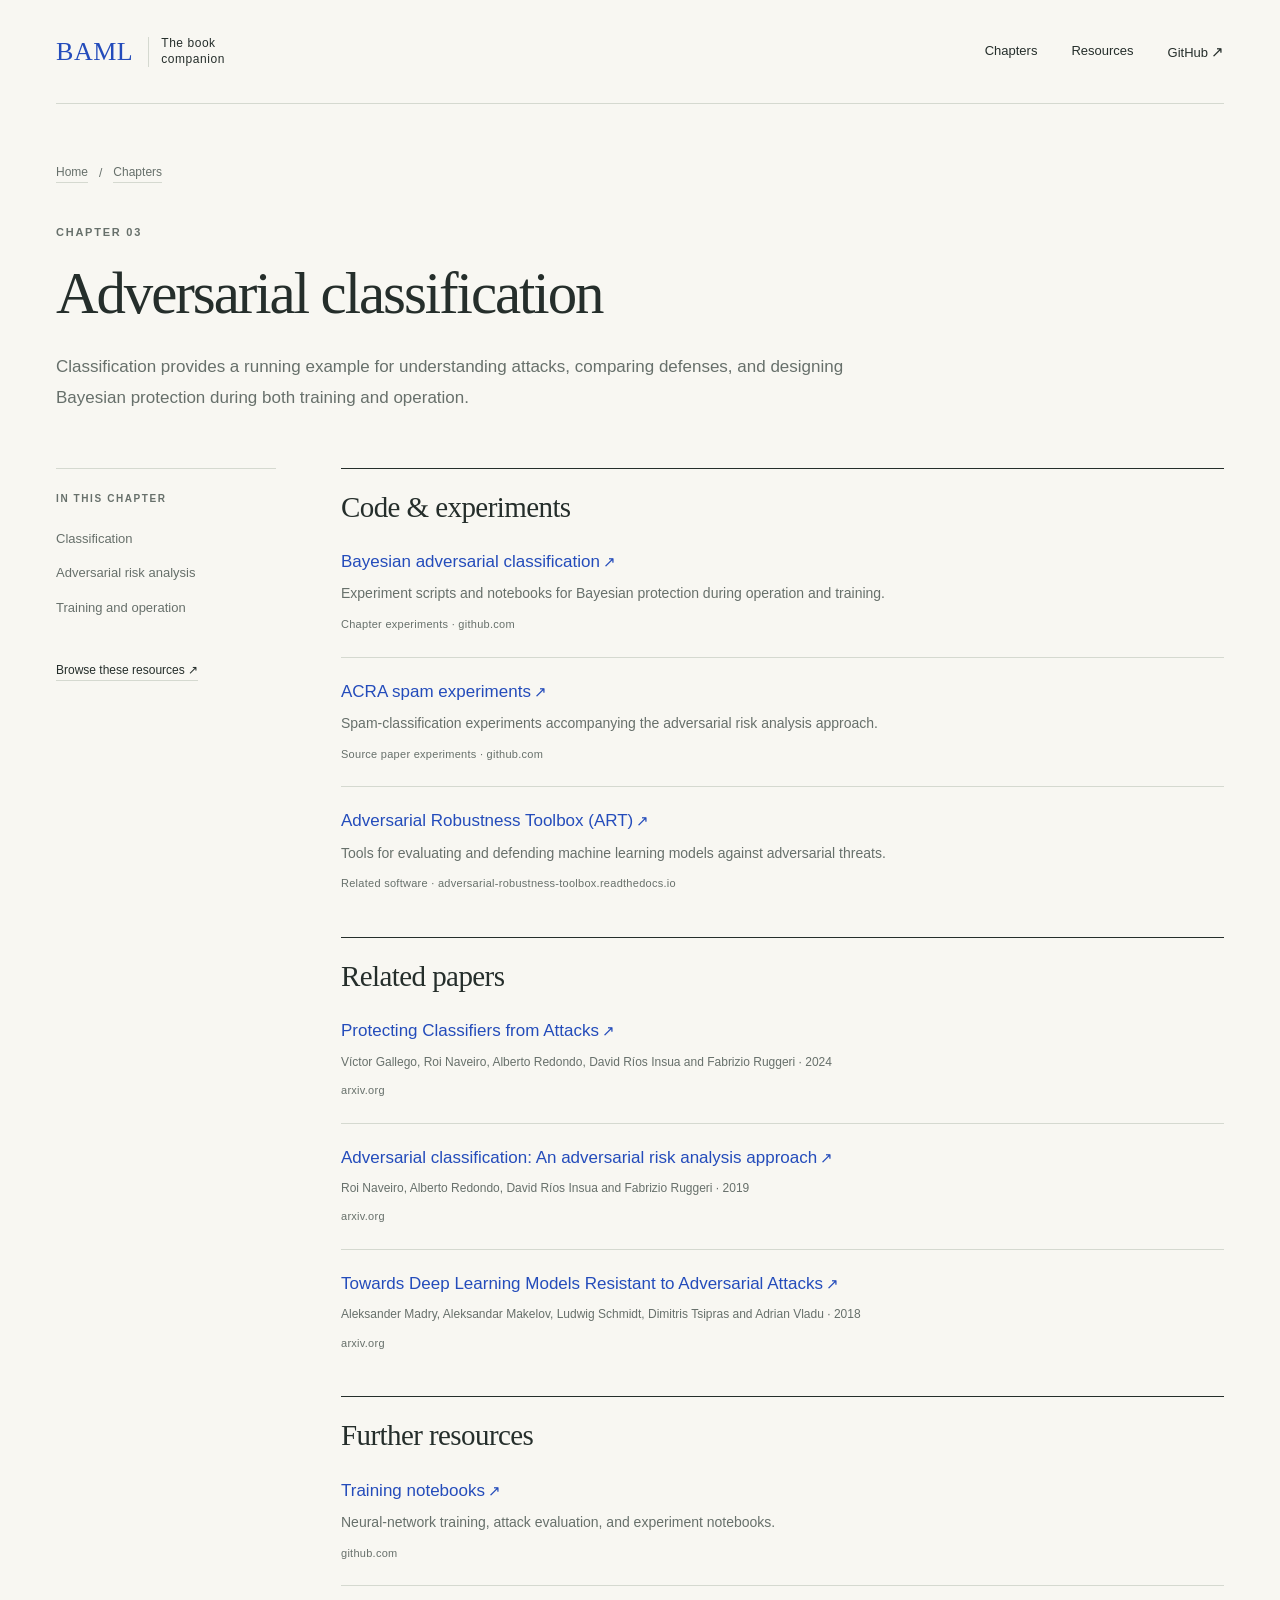
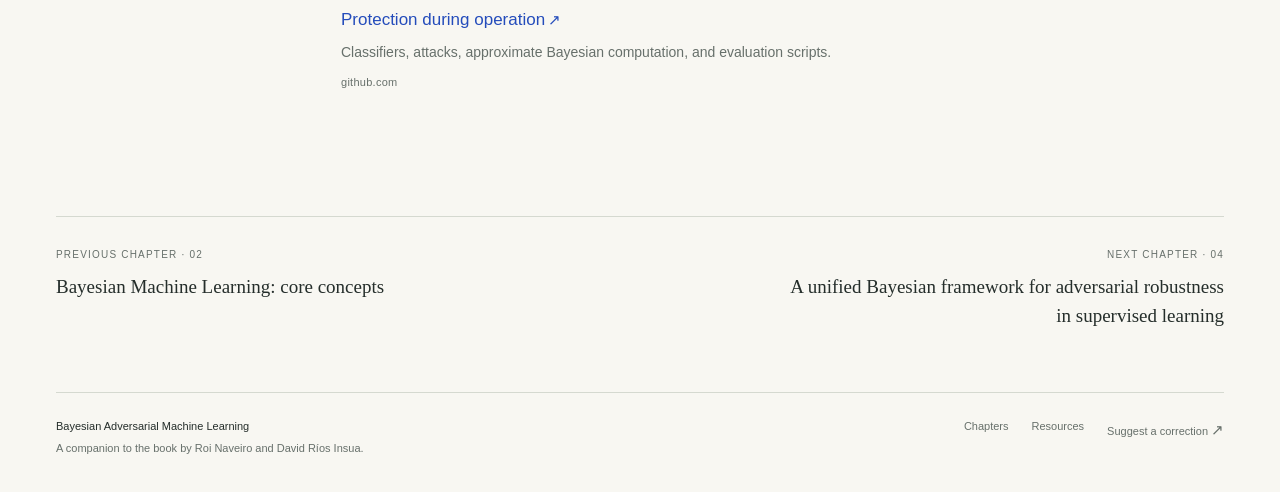
<file: docs/chapters/adversarial-classification/index.html>
<!doctype html>
<html lang="en">
<head>
  <meta charset="utf-8">
  <meta name="viewport" content="width=device-width, initial-scale=1">
  <title>Chapter 3: Adversarial classification — Bayesian Adversarial Machine Learning</title>
  <meta name="description" content="Classification provides a running example for understanding attacks, comparing defenses, and designing Bayesian protection during both training and operation.">
  <meta name="theme-color" content="#f8f7f2">
  <meta property="og:type" content="website">
  <meta property="og:title" content="Chapter 3: Adversarial classification — Bayesian Adversarial Machine Learning">
  <meta property="og:description" content="Classification provides a running example for understanding attacks, comparing defenses, and designing Bayesian protection during both training and operation.">
  <meta property="og:url" content="https://bayesian-adversarial-ml.github.io/chapters/adversarial-classification/">
  <meta name="twitter:card" content="summary">
  <link rel="canonical" href="https://bayesian-adversarial-ml.github.io/chapters/adversarial-classification/">
  <link rel="icon" href="../../assets/favicon.svg" type="image/svg+xml">
  <link rel="stylesheet" href="../../assets/site.css">
  <script src="../../assets/site.js" defer></script>
</head>
<body>
<a class="skip-link" href="#main">Skip to content</a>
<header class="site-header container">
  <a class="brand" href="../../" aria-label="Bayesian Adversarial Machine Learning home"><span class="brand-mark" aria-hidden="true">BAML</span><span class="brand-name">The book<br>companion</span></a>
  <nav class="primary-nav" aria-label="Main navigation">
    <a href="../../#chapters">Chapters</a>
    <a href="../../resources/">Resources</a>
    <a href="https://github.com/bayesian-adversarial-ml">GitHub<span class="external-arrow" aria-hidden="true">↗</span></a>
  </nav>
</header>
<main id="main" class="container">
<div class="page-heading"><nav class="breadcrumbs" aria-label="Breadcrumb"><a href="../../">Home</a><span aria-hidden="true">/</span><a href="../../#chapters">Chapters</a></nav><p class="eyebrow">Chapter 03</p><h1>Adversarial classification</h1><p class="page-lead">Classification provides a running example for understanding attacks, comparing defenses, and designing Bayesian protection during both training and operation.</p></div>
<div class="chapter-layout"><aside class="chapter-sidebar" aria-label="Chapter topics"><h2 class="eyebrow">In this chapter</h2><ul class="topic-list"><li>Classification</li><li>Adversarial risk analysis</li><li>Training and operation</li></ul><a class="sidebar-link" href="../../resources/?chapter=3">Browse these resources <span aria-hidden="true">↗</span></a></aside><div class="chapter-content"><section class="resource-section"><h2>Code & experiments</h2><article class="resource-item"><h3><a href="https://github.com/datalab-icmat/aml_bayes_classification" data-goatcounter-click="resource/chapter-3/https://github.com/datalab-icmat/aml_bayes_classification" data-goatcounter-title="Chapter 3: Bayesian adversarial classification" data-goatcounter-referrer="https://bayesian-adversarial-ml.github.io/chapters/adversarial-classification/">Bayesian adversarial classification<span class="external-arrow" aria-hidden="true">↗</span></a></h3><p>Experiment scripts and notebooks for Bayesian protection during operation and training.</p><span class="resource-host">Chapter experiments · github.com</span></article><article class="resource-item"><h3><a href="https://github.com/roinaveiro/ACRA_spam_experiment" data-goatcounter-click="resource/chapter-3/https://github.com/roinaveiro/ACRA_spam_experiment" data-goatcounter-title="Chapter 3: ACRA spam experiments" data-goatcounter-referrer="https://bayesian-adversarial-ml.github.io/chapters/adversarial-classification/">ACRA spam experiments<span class="external-arrow" aria-hidden="true">↗</span></a></h3><p>Spam-classification experiments accompanying the adversarial risk analysis approach.</p><span class="resource-host">Source paper experiments · github.com</span></article><article class="resource-item"><h3><a href="https://adversarial-robustness-toolbox.readthedocs.io/en/latest/" data-goatcounter-click="resource/chapter-3/https://adversarial-robustness-toolbox.readthedocs.io/en/latest/" data-goatcounter-title="Chapter 3: Adversarial Robustness Toolbox (ART)" data-goatcounter-referrer="https://bayesian-adversarial-ml.github.io/chapters/adversarial-classification/">Adversarial Robustness Toolbox (ART)<span class="external-arrow" aria-hidden="true">↗</span></a></h3><p>Tools for evaluating and defending machine learning models against adversarial threats.</p><span class="resource-host">Related software · adversarial-robustness-toolbox.readthedocs.io</span></article></section><section class="resource-section"><h2>Related papers</h2><article class="resource-item"><h3><a href="https://arxiv.org/abs/2004.08705" data-goatcounter-click="resource/chapter-3/https://arxiv.org/abs/2004.08705" data-goatcounter-title="Chapter 3: Protecting Classifiers from Attacks" data-goatcounter-referrer="https://bayesian-adversarial-ml.github.io/chapters/adversarial-classification/">Protecting Classifiers from Attacks<span class="external-arrow" aria-hidden="true">↗</span></a></h3><p class="resource-meta">Víctor Gallego, Roi Naveiro, Alberto Redondo, David Ríos Insua and Fabrizio Ruggeri · 2024</p><span class="resource-host">arxiv.org</span></article><article class="resource-item"><h3><a href="https://arxiv.org/abs/1802.07513" data-goatcounter-click="resource/chapter-3/https://arxiv.org/abs/1802.07513" data-goatcounter-title="Chapter 3: Adversarial classification: An adversarial risk analysis approach" data-goatcounter-referrer="https://bayesian-adversarial-ml.github.io/chapters/adversarial-classification/">Adversarial classification: An adversarial risk analysis approach<span class="external-arrow" aria-hidden="true">↗</span></a></h3><p class="resource-meta">Roi Naveiro, Alberto Redondo, David Ríos Insua and Fabrizio Ruggeri · 2019</p><span class="resource-host">arxiv.org</span></article><article class="resource-item"><h3><a href="https://arxiv.org/abs/1706.06083" data-goatcounter-click="resource/chapter-3/https://arxiv.org/abs/1706.06083" data-goatcounter-title="Chapter 3: Towards Deep Learning Models Resistant to Adversarial Attacks" data-goatcounter-referrer="https://bayesian-adversarial-ml.github.io/chapters/adversarial-classification/">Towards Deep Learning Models Resistant to Adversarial Attacks<span class="external-arrow" aria-hidden="true">↗</span></a></h3><p class="resource-meta">Aleksander Madry, Aleksandar Makelov, Ludwig Schmidt, Dimitris Tsipras and Adrian Vladu · 2018</p><span class="resource-host">arxiv.org</span></article></section><section class="resource-section"><h2>Further resources</h2><article class="resource-item"><h3><a href="https://github.com/datalab-icmat/aml_bayes_classification/tree/main/training" data-goatcounter-click="resource/chapter-3/https://github.com/datalab-icmat/aml_bayes_classification/tree/main/training" data-goatcounter-title="Chapter 3: Training notebooks" data-goatcounter-referrer="https://bayesian-adversarial-ml.github.io/chapters/adversarial-classification/">Training notebooks<span class="external-arrow" aria-hidden="true">↗</span></a></h3><p>Neural-network training, attack evaluation, and experiment notebooks.</p><span class="resource-host">github.com</span></article><article class="resource-item"><h3><a href="https://github.com/datalab-icmat/aml_bayes_classification/tree/main/operations" data-goatcounter-click="resource/chapter-3/https://github.com/datalab-icmat/aml_bayes_classification/tree/main/operations" data-goatcounter-title="Chapter 3: Protection during operation" data-goatcounter-referrer="https://bayesian-adversarial-ml.github.io/chapters/adversarial-classification/">Protection during operation<span class="external-arrow" aria-hidden="true">↗</span></a></h3><p>Classifiers, attacks, approximate Bayesian computation, and evaluation scripts.</p><span class="resource-host">github.com</span></article></section></div></div>
<nav class="chapter-pagination" aria-label="Adjacent chapters"><a class="previous" href="../bayesian-machine-learning/"><span>Previous chapter · 02</span><strong>Bayesian Machine Learning: core concepts</strong></a><a class="next" href="../bayesian-adversarial-robustness/"><span>Next chapter · 04</span><strong>A unified Bayesian framework for adversarial robustness in supervised learning</strong></a></nav>
</main>
<footer class="site-footer container">
  <div><span class="footer-title">Bayesian Adversarial Machine Learning</span>A companion to the book by Roi Naveiro and David Ríos Insua.</div>
  <nav class="footer-links" aria-label="Footer navigation"><a href="../../#chapters">Chapters</a><a href="../../resources/">Resources</a><a href="https://github.com/bayesian-adversarial-ml/bayesian-adversarial-ml.github.io/issues">Suggest a correction<span class="external-arrow" aria-hidden="true">↗</span></a></nav>
</footer>
  <script data-goatcounter="https://roinaveiro.goatcounter.com/count" async src="https://gc.zgo.at/count.js"></script>
</body>
</html>
</file>
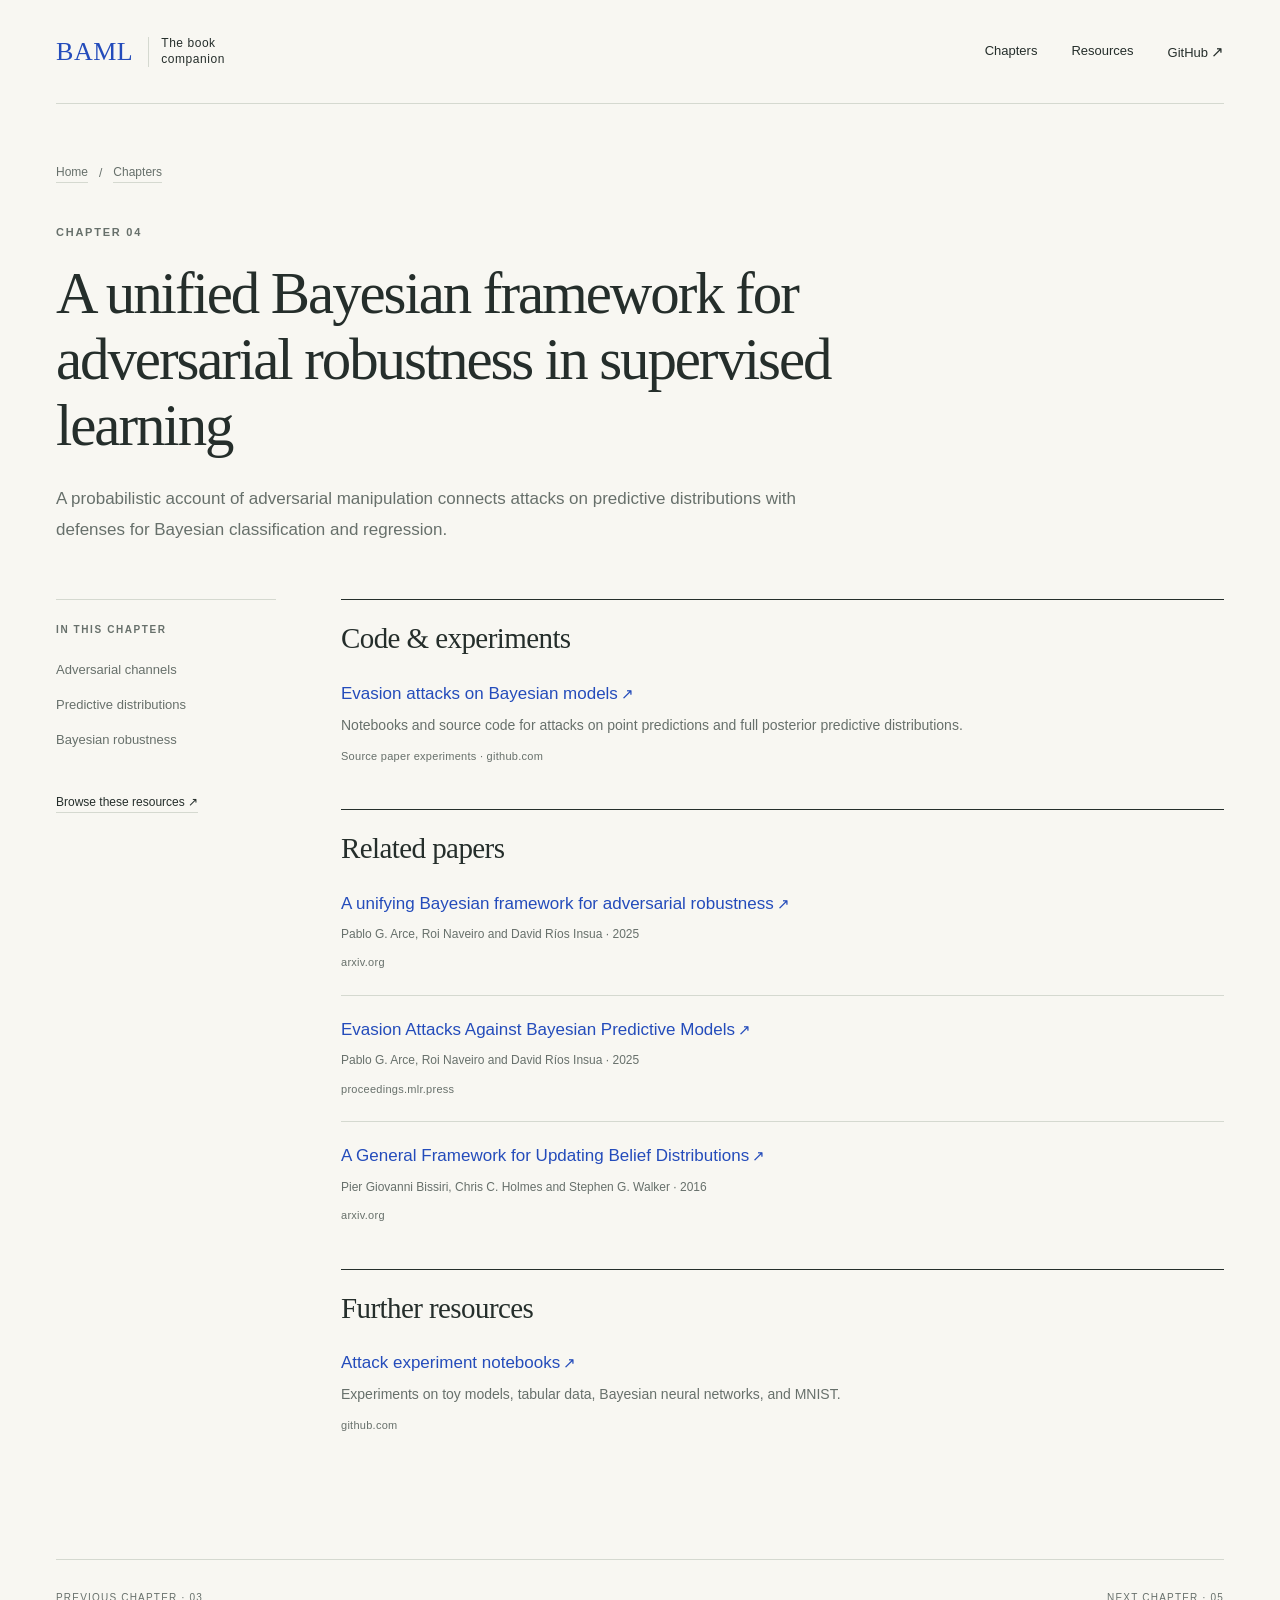
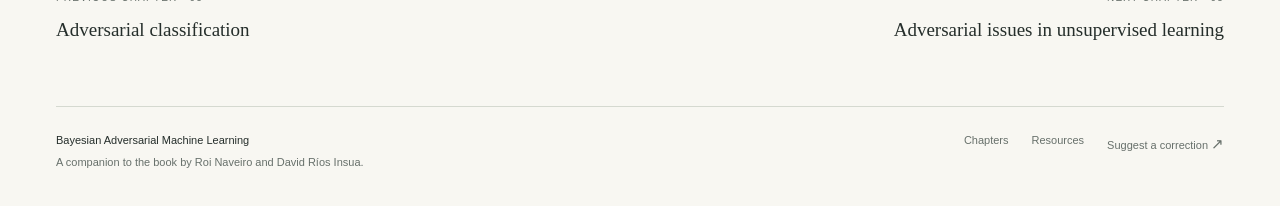
<file: docs/chapters/bayesian-adversarial-robustness/index.html>
<!doctype html>
<html lang="en">
<head>
  <meta charset="utf-8">
  <meta name="viewport" content="width=device-width, initial-scale=1">
  <title>Chapter 4: A unified Bayesian framework for adversarial robustness in supervised learning — Bayesian Adversarial Machine Learning</title>
  <meta name="description" content="A probabilistic account of adversarial manipulation connects attacks on predictive distributions with defenses for Bayesian classification and regression.">
  <meta name="theme-color" content="#f8f7f2">
  <meta property="og:type" content="website">
  <meta property="og:title" content="Chapter 4: A unified Bayesian framework for adversarial robustness in supervised learning — Bayesian Adversarial Machine Learning">
  <meta property="og:description" content="A probabilistic account of adversarial manipulation connects attacks on predictive distributions with defenses for Bayesian classification and regression.">
  <meta property="og:url" content="https://bayesian-adversarial-ml.github.io/chapters/bayesian-adversarial-robustness/">
  <meta name="twitter:card" content="summary">
  <link rel="canonical" href="https://bayesian-adversarial-ml.github.io/chapters/bayesian-adversarial-robustness/">
  <link rel="icon" href="../../assets/favicon.svg" type="image/svg+xml">
  <link rel="stylesheet" href="../../assets/site.css">
  <script src="../../assets/site.js" defer></script>
</head>
<body>
<a class="skip-link" href="#main">Skip to content</a>
<header class="site-header container">
  <a class="brand" href="../../" aria-label="Bayesian Adversarial Machine Learning home"><span class="brand-mark" aria-hidden="true">BAML</span><span class="brand-name">The book<br>companion</span></a>
  <nav class="primary-nav" aria-label="Main navigation">
    <a href="../../#chapters">Chapters</a>
    <a href="../../resources/">Resources</a>
    <a href="https://github.com/bayesian-adversarial-ml">GitHub<span class="external-arrow" aria-hidden="true">↗</span></a>
  </nav>
</header>
<main id="main" class="container">
<div class="page-heading"><nav class="breadcrumbs" aria-label="Breadcrumb"><a href="../../">Home</a><span aria-hidden="true">/</span><a href="../../#chapters">Chapters</a></nav><p class="eyebrow">Chapter 04</p><h1>A unified Bayesian framework for adversarial robustness in supervised learning</h1><p class="page-lead">A probabilistic account of adversarial manipulation connects attacks on predictive distributions with defenses for Bayesian classification and regression.</p></div>
<div class="chapter-layout"><aside class="chapter-sidebar" aria-label="Chapter topics"><h2 class="eyebrow">In this chapter</h2><ul class="topic-list"><li>Adversarial channels</li><li>Predictive distributions</li><li>Bayesian robustness</li></ul><a class="sidebar-link" href="../../resources/?chapter=4">Browse these resources <span aria-hidden="true">↗</span></a></aside><div class="chapter-content"><section class="resource-section"><h2>Code & experiments</h2><article class="resource-item"><h3><a href="https://github.com/pablogarciarce/AdvReg" data-goatcounter-click="resource/chapter-4/https://github.com/pablogarciarce/AdvReg" data-goatcounter-title="Chapter 4: Evasion attacks on Bayesian models" data-goatcounter-referrer="https://bayesian-adversarial-ml.github.io/chapters/bayesian-adversarial-robustness/">Evasion attacks on Bayesian models<span class="external-arrow" aria-hidden="true">↗</span></a></h3><p>Notebooks and source code for attacks on point predictions and full posterior predictive distributions.</p><span class="resource-host">Source paper experiments · github.com</span></article></section><section class="resource-section"><h2>Related papers</h2><article class="resource-item"><h3><a href="https://arxiv.org/abs/2510.09288" data-goatcounter-click="resource/chapter-4/https://arxiv.org/abs/2510.09288" data-goatcounter-title="Chapter 4: A unifying Bayesian framework for adversarial robustness" data-goatcounter-referrer="https://bayesian-adversarial-ml.github.io/chapters/bayesian-adversarial-robustness/">A unifying Bayesian framework for adversarial robustness<span class="external-arrow" aria-hidden="true">↗</span></a></h3><p class="resource-meta">Pablo G. Arce, Roi Naveiro and David Ríos Insua · 2025</p><span class="resource-host">arxiv.org</span></article><article class="resource-item"><h3><a href="https://proceedings.mlr.press/v286/arce25a.html" data-goatcounter-click="resource/chapter-4/https://proceedings.mlr.press/v286/arce25a.html" data-goatcounter-title="Chapter 4: Evasion Attacks Against Bayesian Predictive Models" data-goatcounter-referrer="https://bayesian-adversarial-ml.github.io/chapters/bayesian-adversarial-robustness/">Evasion Attacks Against Bayesian Predictive Models<span class="external-arrow" aria-hidden="true">↗</span></a></h3><p class="resource-meta">Pablo G. Arce, Roi Naveiro and David Ríos Insua · 2025</p><span class="resource-host">proceedings.mlr.press</span></article><article class="resource-item"><h3><a href="https://arxiv.org/abs/1306.6430" data-goatcounter-click="resource/chapter-4/https://arxiv.org/abs/1306.6430" data-goatcounter-title="Chapter 4: A General Framework for Updating Belief Distributions" data-goatcounter-referrer="https://bayesian-adversarial-ml.github.io/chapters/bayesian-adversarial-robustness/">A General Framework for Updating Belief Distributions<span class="external-arrow" aria-hidden="true">↗</span></a></h3><p class="resource-meta">Pier Giovanni Bissiri, Chris C. Holmes and Stephen G. Walker · 2016</p><span class="resource-host">arxiv.org</span></article></section><section class="resource-section"><h2>Further resources</h2><article class="resource-item"><h3><a href="https://github.com/pablogarciarce/AdvReg/tree/main/notebooks" data-goatcounter-click="resource/chapter-4/https://github.com/pablogarciarce/AdvReg/tree/main/notebooks" data-goatcounter-title="Chapter 4: Attack experiment notebooks" data-goatcounter-referrer="https://bayesian-adversarial-ml.github.io/chapters/bayesian-adversarial-robustness/">Attack experiment notebooks<span class="external-arrow" aria-hidden="true">↗</span></a></h3><p>Experiments on toy models, tabular data, Bayesian neural networks, and MNIST.</p><span class="resource-host">github.com</span></article></section></div></div>
<nav class="chapter-pagination" aria-label="Adjacent chapters"><a class="previous" href="../adversarial-classification/"><span>Previous chapter · 03</span><strong>Adversarial classification</strong></a><a class="next" href="../unsupervised-learning/"><span>Next chapter · 05</span><strong>Adversarial issues in unsupervised learning</strong></a></nav>
</main>
<footer class="site-footer container">
  <div><span class="footer-title">Bayesian Adversarial Machine Learning</span>A companion to the book by Roi Naveiro and David Ríos Insua.</div>
  <nav class="footer-links" aria-label="Footer navigation"><a href="../../#chapters">Chapters</a><a href="../../resources/">Resources</a><a href="https://github.com/bayesian-adversarial-ml/bayesian-adversarial-ml.github.io/issues">Suggest a correction<span class="external-arrow" aria-hidden="true">↗</span></a></nav>
</footer>
  <script data-goatcounter="https://roinaveiro.goatcounter.com/count" async src="https://gc.zgo.at/count.js"></script>
</body>
</html>
</file>
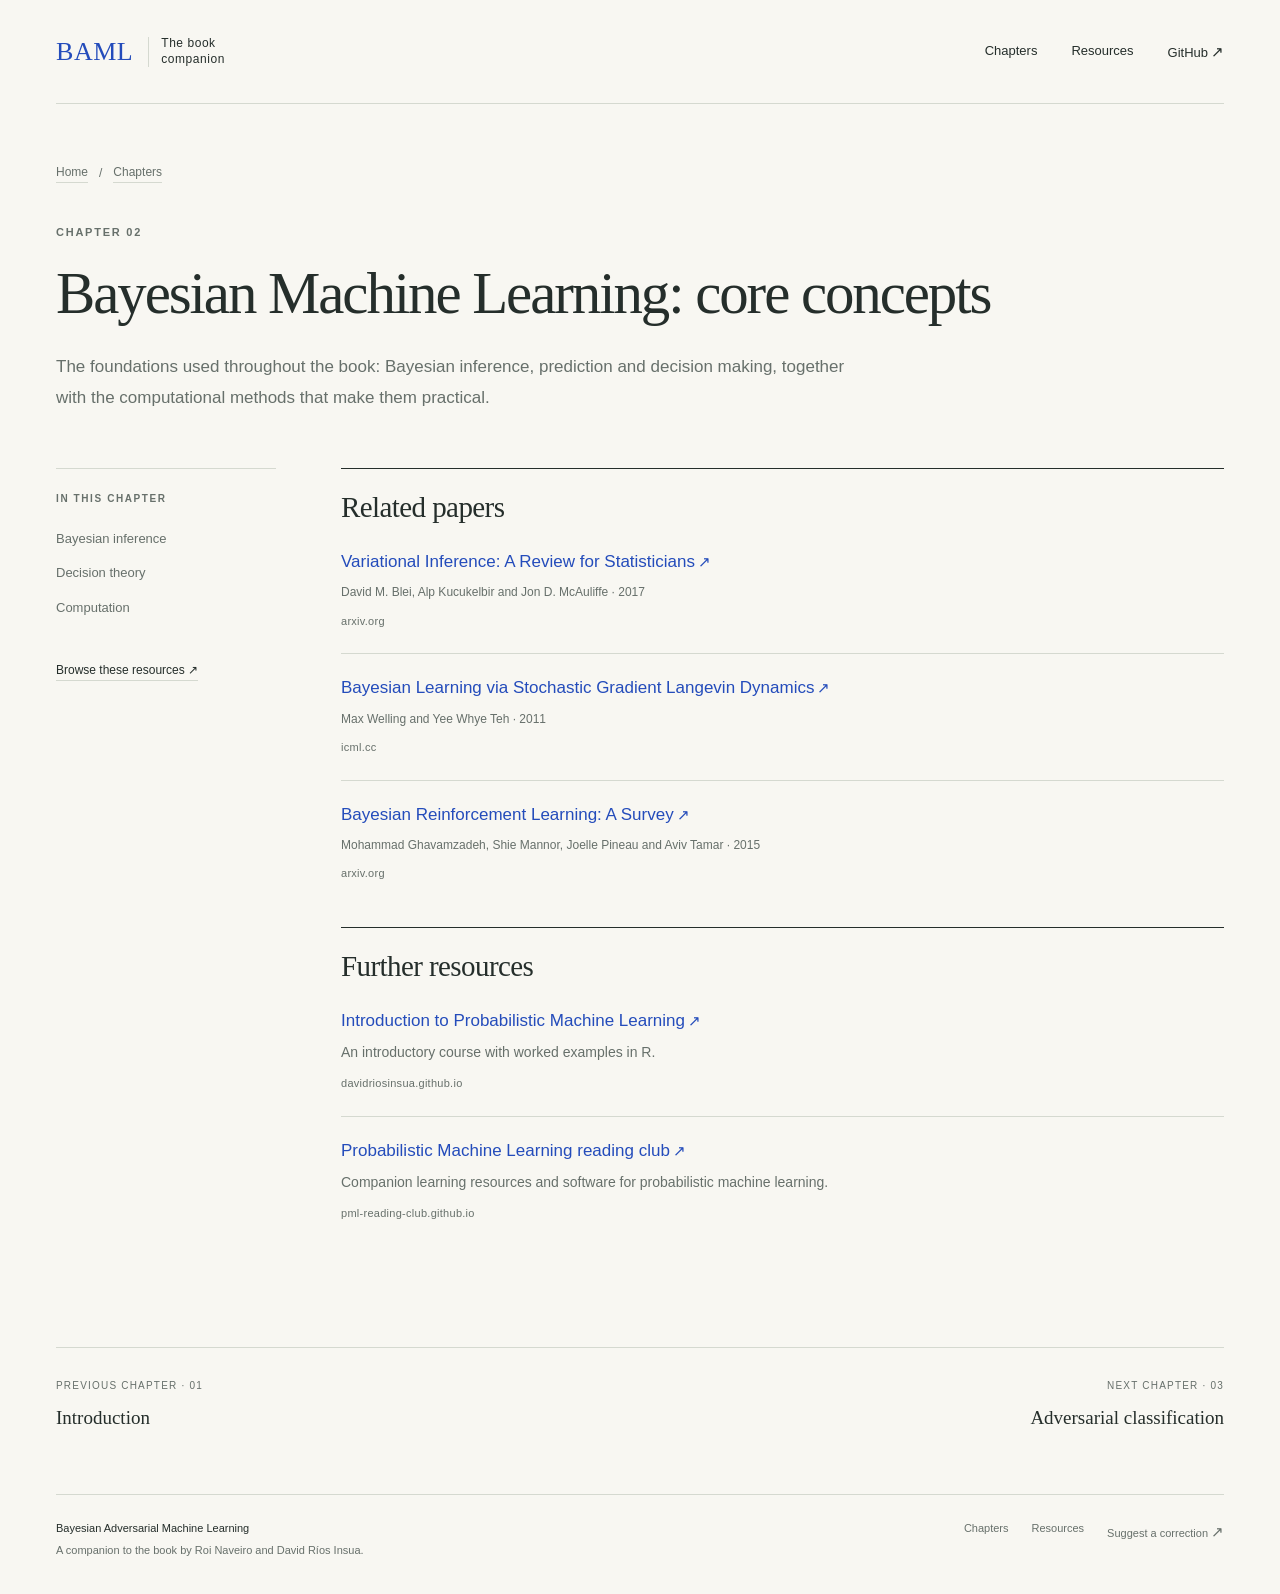
<file: docs/chapters/bayesian-machine-learning/index.html>
<!doctype html>
<html lang="en">
<head>
  <meta charset="utf-8">
  <meta name="viewport" content="width=device-width, initial-scale=1">
  <title>Chapter 2: Bayesian Machine Learning: core concepts — Bayesian Adversarial Machine Learning</title>
  <meta name="description" content="The foundations used throughout the book: Bayesian inference, prediction and decision making, together with the computational methods that make them practical.">
  <meta name="theme-color" content="#f8f7f2">
  <meta property="og:type" content="website">
  <meta property="og:title" content="Chapter 2: Bayesian Machine Learning: core concepts — Bayesian Adversarial Machine Learning">
  <meta property="og:description" content="The foundations used throughout the book: Bayesian inference, prediction and decision making, together with the computational methods that make them practical.">
  <meta property="og:url" content="https://bayesian-adversarial-ml.github.io/chapters/bayesian-machine-learning/">
  <meta name="twitter:card" content="summary">
  <link rel="canonical" href="https://bayesian-adversarial-ml.github.io/chapters/bayesian-machine-learning/">
  <link rel="icon" href="../../assets/favicon.svg" type="image/svg+xml">
  <link rel="stylesheet" href="../../assets/site.css">
  <script src="../../assets/site.js" defer></script>
</head>
<body>
<a class="skip-link" href="#main">Skip to content</a>
<header class="site-header container">
  <a class="brand" href="../../" aria-label="Bayesian Adversarial Machine Learning home"><span class="brand-mark" aria-hidden="true">BAML</span><span class="brand-name">The book<br>companion</span></a>
  <nav class="primary-nav" aria-label="Main navigation">
    <a href="../../#chapters">Chapters</a>
    <a href="../../resources/">Resources</a>
    <a href="https://github.com/bayesian-adversarial-ml">GitHub<span class="external-arrow" aria-hidden="true">↗</span></a>
  </nav>
</header>
<main id="main" class="container">
<div class="page-heading"><nav class="breadcrumbs" aria-label="Breadcrumb"><a href="../../">Home</a><span aria-hidden="true">/</span><a href="../../#chapters">Chapters</a></nav><p class="eyebrow">Chapter 02</p><h1>Bayesian Machine Learning: core concepts</h1><p class="page-lead">The foundations used throughout the book: Bayesian inference, prediction and decision making, together with the computational methods that make them practical.</p></div>
<div class="chapter-layout"><aside class="chapter-sidebar" aria-label="Chapter topics"><h2 class="eyebrow">In this chapter</h2><ul class="topic-list"><li>Bayesian inference</li><li>Decision theory</li><li>Computation</li></ul><a class="sidebar-link" href="../../resources/?chapter=2">Browse these resources <span aria-hidden="true">↗</span></a></aside><div class="chapter-content"><section class="resource-section"><h2>Related papers</h2><article class="resource-item"><h3><a href="https://arxiv.org/abs/1601.00670" data-goatcounter-click="resource/chapter-2/https://arxiv.org/abs/1601.00670" data-goatcounter-title="Chapter 2: Variational Inference: A Review for Statisticians" data-goatcounter-referrer="https://bayesian-adversarial-ml.github.io/chapters/bayesian-machine-learning/">Variational Inference: A Review for Statisticians<span class="external-arrow" aria-hidden="true">↗</span></a></h3><p class="resource-meta">David M. Blei, Alp Kucukelbir and Jon D. McAuliffe · 2017</p><span class="resource-host">arxiv.org</span></article><article class="resource-item"><h3><a href="https://icml.cc/2011/papers/398_icmlpaper.pdf" data-goatcounter-click="resource/chapter-2/https://icml.cc/2011/papers/398_icmlpaper.pdf" data-goatcounter-title="Chapter 2: Bayesian Learning via Stochastic Gradient Langevin Dynamics" data-goatcounter-referrer="https://bayesian-adversarial-ml.github.io/chapters/bayesian-machine-learning/">Bayesian Learning via Stochastic Gradient Langevin Dynamics<span class="external-arrow" aria-hidden="true">↗</span></a></h3><p class="resource-meta">Max Welling and Yee Whye Teh · 2011</p><span class="resource-host">icml.cc</span></article><article class="resource-item"><h3><a href="https://arxiv.org/abs/1609.04436" data-goatcounter-click="resource/chapter-2/https://arxiv.org/abs/1609.04436" data-goatcounter-title="Chapter 2: Bayesian Reinforcement Learning: A Survey" data-goatcounter-referrer="https://bayesian-adversarial-ml.github.io/chapters/bayesian-machine-learning/">Bayesian Reinforcement Learning: A Survey<span class="external-arrow" aria-hidden="true">↗</span></a></h3><p class="resource-meta">Mohammad Ghavamzadeh, Shie Mannor, Joelle Pineau and Aviv Tamar · 2015</p><span class="resource-host">arxiv.org</span></article></section><section class="resource-section"><h2>Further resources</h2><article class="resource-item"><h3><a href="https://davidriosinsua.github.io/IntoProbabilisticMachineLearning/" data-goatcounter-click="resource/chapter-2/https://davidriosinsua.github.io/IntoProbabilisticMachineLearning/" data-goatcounter-title="Chapter 2: Introduction to Probabilistic Machine Learning" data-goatcounter-referrer="https://bayesian-adversarial-ml.github.io/chapters/bayesian-machine-learning/">Introduction to Probabilistic Machine Learning<span class="external-arrow" aria-hidden="true">↗</span></a></h3><p>An introductory course with worked examples in R.</p><span class="resource-host">davidriosinsua.github.io</span></article><article class="resource-item"><h3><a href="https://pml-reading-club.github.io/resources.html" data-goatcounter-click="resource/chapter-2/https://pml-reading-club.github.io/resources.html" data-goatcounter-title="Chapter 2: Probabilistic Machine Learning reading club" data-goatcounter-referrer="https://bayesian-adversarial-ml.github.io/chapters/bayesian-machine-learning/">Probabilistic Machine Learning reading club<span class="external-arrow" aria-hidden="true">↗</span></a></h3><p>Companion learning resources and software for probabilistic machine learning.</p><span class="resource-host">pml-reading-club.github.io</span></article></section></div></div>
<nav class="chapter-pagination" aria-label="Adjacent chapters"><a class="previous" href="../introduction/"><span>Previous chapter · 01</span><strong>Introduction</strong></a><a class="next" href="../adversarial-classification/"><span>Next chapter · 03</span><strong>Adversarial classification</strong></a></nav>
</main>
<footer class="site-footer container">
  <div><span class="footer-title">Bayesian Adversarial Machine Learning</span>A companion to the book by Roi Naveiro and David Ríos Insua.</div>
  <nav class="footer-links" aria-label="Footer navigation"><a href="../../#chapters">Chapters</a><a href="../../resources/">Resources</a><a href="https://github.com/bayesian-adversarial-ml/bayesian-adversarial-ml.github.io/issues">Suggest a correction<span class="external-arrow" aria-hidden="true">↗</span></a></nav>
</footer>
  <script data-goatcounter="https://roinaveiro.goatcounter.com/count" async src="https://gc.zgo.at/count.js"></script>
</body>
</html>
</file>
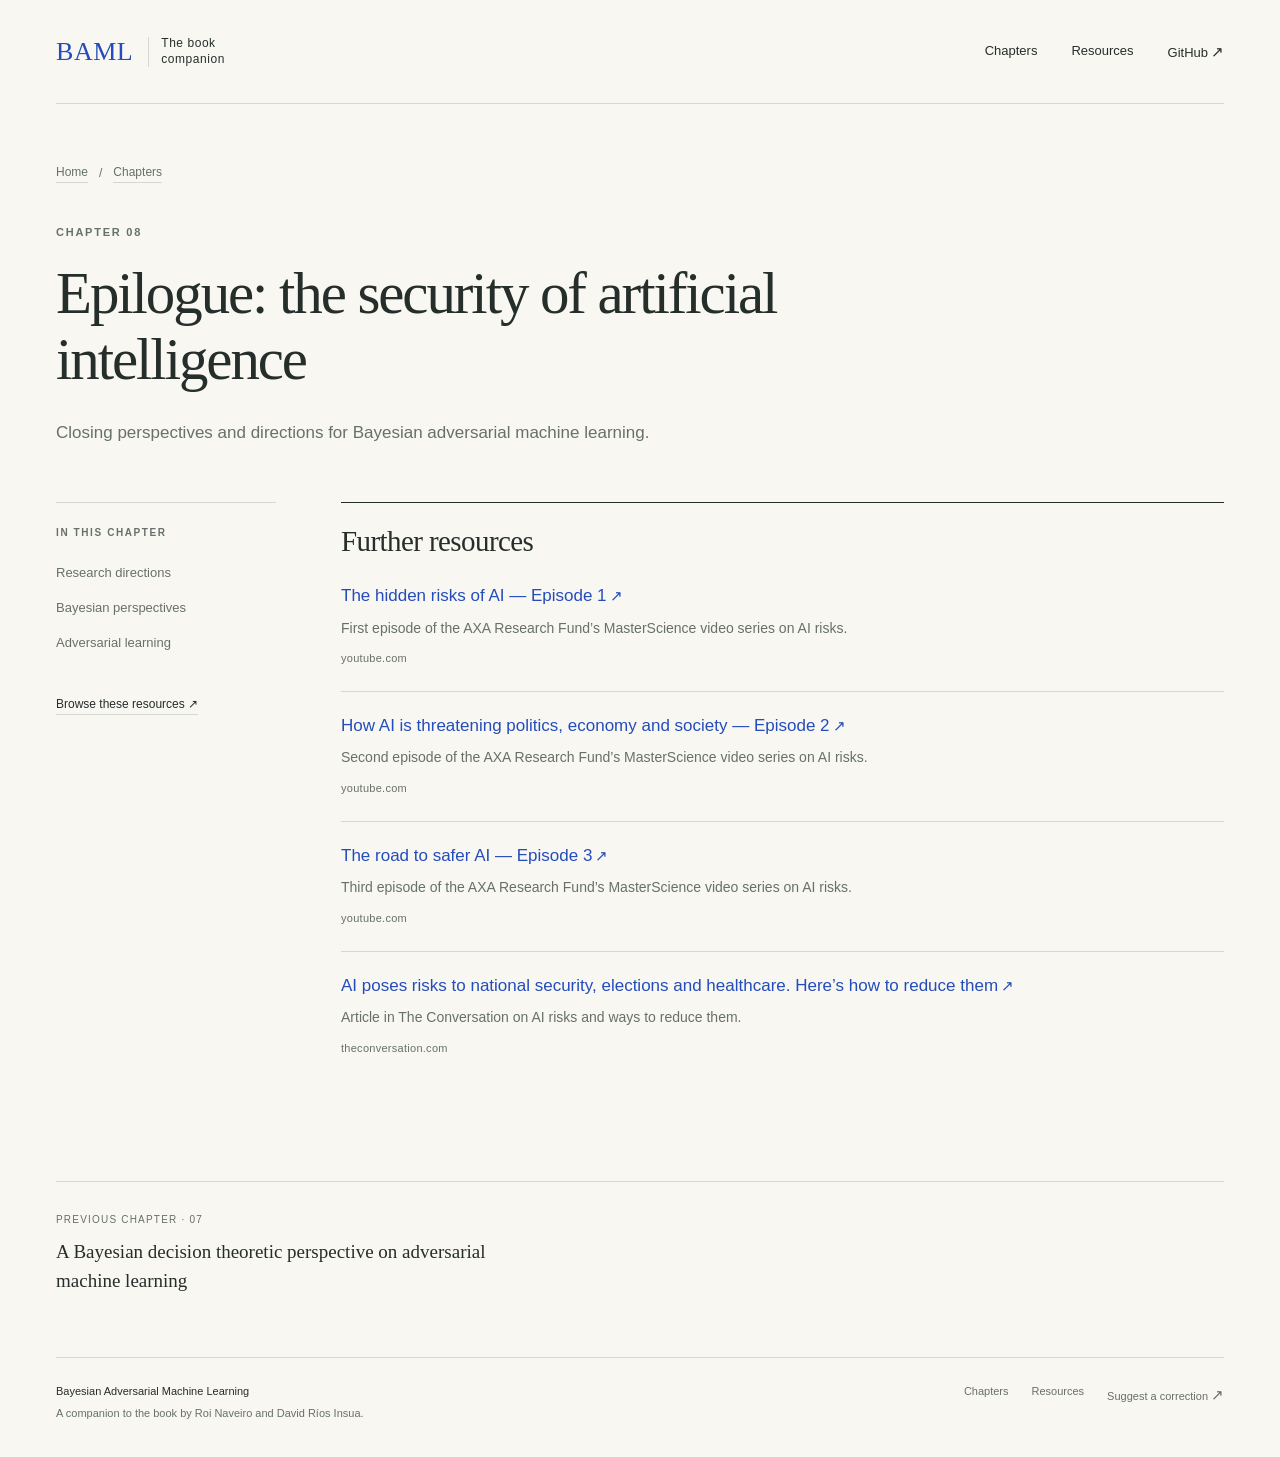
<file: docs/chapters/conclusions/index.html>
<!doctype html>
<html lang="en">
<head>
  <meta charset="utf-8">
  <meta name="viewport" content="width=device-width, initial-scale=1">
  <title>Chapter 8: Epilogue: the security of artificial intelligence — Bayesian Adversarial Machine Learning</title>
  <meta name="description" content="Closing perspectives and directions for Bayesian adversarial machine learning.">
  <meta name="theme-color" content="#f8f7f2">
  <meta property="og:type" content="website">
  <meta property="og:title" content="Chapter 8: Epilogue: the security of artificial intelligence — Bayesian Adversarial Machine Learning">
  <meta property="og:description" content="Closing perspectives and directions for Bayesian adversarial machine learning.">
  <meta property="og:url" content="https://bayesian-adversarial-ml.github.io/chapters/conclusions/">
  <meta name="twitter:card" content="summary">
  <link rel="canonical" href="https://bayesian-adversarial-ml.github.io/chapters/conclusions/">
  <link rel="icon" href="../../assets/favicon.svg" type="image/svg+xml">
  <link rel="stylesheet" href="../../assets/site.css">
  <script src="../../assets/site.js" defer></script>
</head>
<body>
<a class="skip-link" href="#main">Skip to content</a>
<header class="site-header container">
  <a class="brand" href="../../" aria-label="Bayesian Adversarial Machine Learning home"><span class="brand-mark" aria-hidden="true">BAML</span><span class="brand-name">The book<br>companion</span></a>
  <nav class="primary-nav" aria-label="Main navigation">
    <a href="../../#chapters">Chapters</a>
    <a href="../../resources/">Resources</a>
    <a href="https://github.com/bayesian-adversarial-ml">GitHub<span class="external-arrow" aria-hidden="true">↗</span></a>
  </nav>
</header>
<main id="main" class="container">
<div class="page-heading"><nav class="breadcrumbs" aria-label="Breadcrumb"><a href="../../">Home</a><span aria-hidden="true">/</span><a href="../../#chapters">Chapters</a></nav><p class="eyebrow">Chapter 08</p><h1>Epilogue: the security of artificial intelligence</h1><p class="page-lead">Closing perspectives and directions for Bayesian adversarial machine learning.</p></div>
<div class="chapter-layout"><aside class="chapter-sidebar" aria-label="Chapter topics"><h2 class="eyebrow">In this chapter</h2><ul class="topic-list"><li>Research directions</li><li>Bayesian perspectives</li><li>Adversarial learning</li></ul><a class="sidebar-link" href="../../resources/?chapter=8">Browse these resources <span aria-hidden="true">↗</span></a></aside><div class="chapter-content"><section class="resource-section"><h2>Further resources</h2><article class="resource-item"><h3><a href="https://www.youtube.com/watch?v=r5YYGgA7joU" data-goatcounter-click="resource/chapter-8/https://www.youtube.com/watch?v=r5YYGgA7joU" data-goatcounter-title="Chapter 8: The hidden risks of AI — Episode 1" data-goatcounter-referrer="https://bayesian-adversarial-ml.github.io/chapters/conclusions/">The hidden risks of AI — Episode 1<span class="external-arrow" aria-hidden="true">↗</span></a></h3><p>First episode of the AXA Research Fund’s MasterScience video series on AI risks.</p><span class="resource-host">youtube.com</span></article><article class="resource-item"><h3><a href="https://www.youtube.com/watch?v=DfOBYXsXEUI" data-goatcounter-click="resource/chapter-8/https://www.youtube.com/watch?v=DfOBYXsXEUI" data-goatcounter-title="Chapter 8: How AI is threatening politics, economy and society — Episode 2" data-goatcounter-referrer="https://bayesian-adversarial-ml.github.io/chapters/conclusions/">How AI is threatening politics, economy and society — Episode 2<span class="external-arrow" aria-hidden="true">↗</span></a></h3><p>Second episode of the AXA Research Fund’s MasterScience video series on AI risks.</p><span class="resource-host">youtube.com</span></article><article class="resource-item"><h3><a href="https://www.youtube.com/watch?v=OlwFjXLaaCI" data-goatcounter-click="resource/chapter-8/https://www.youtube.com/watch?v=OlwFjXLaaCI" data-goatcounter-title="Chapter 8: The road to safer AI — Episode 3" data-goatcounter-referrer="https://bayesian-adversarial-ml.github.io/chapters/conclusions/">The road to safer AI — Episode 3<span class="external-arrow" aria-hidden="true">↗</span></a></h3><p>Third episode of the AXA Research Fund’s MasterScience video series on AI risks.</p><span class="resource-host">youtube.com</span></article><article class="resource-item"><h3><a href="https://theconversation.com/ai-poses-risks-to-national-security-elections-and-healthcare-heres-how-to-reduce-them-263826" data-goatcounter-click="resource/chapter-8/https://theconversation.com/ai-poses-risks-to-national-security-elections-and-healthcare-heres-how-to-reduce-them-263826" data-goatcounter-title="Chapter 8: AI poses risks to national security, elections and healthcare. Here’s how to reduce them" data-goatcounter-referrer="https://bayesian-adversarial-ml.github.io/chapters/conclusions/">AI poses risks to national security, elections and healthcare. Here’s how to reduce them<span class="external-arrow" aria-hidden="true">↗</span></a></h3><p>Article in The Conversation on AI risks and ways to reduce them.</p><span class="resource-host">theconversation.com</span></article></section></div></div>
<nav class="chapter-pagination" aria-label="Adjacent chapters"><a class="previous" href="../decision-theory/"><span>Previous chapter · 07</span><strong>A Bayesian decision theoretic perspective on adversarial machine learning</strong></a><div aria-hidden="true"></div></nav>
</main>
<footer class="site-footer container">
  <div><span class="footer-title">Bayesian Adversarial Machine Learning</span>A companion to the book by Roi Naveiro and David Ríos Insua.</div>
  <nav class="footer-links" aria-label="Footer navigation"><a href="../../#chapters">Chapters</a><a href="../../resources/">Resources</a><a href="https://github.com/bayesian-adversarial-ml/bayesian-adversarial-ml.github.io/issues">Suggest a correction<span class="external-arrow" aria-hidden="true">↗</span></a></nav>
</footer>
  <script data-goatcounter="https://roinaveiro.goatcounter.com/count" async src="https://gc.zgo.at/count.js"></script>
</body>
</html>
</file>
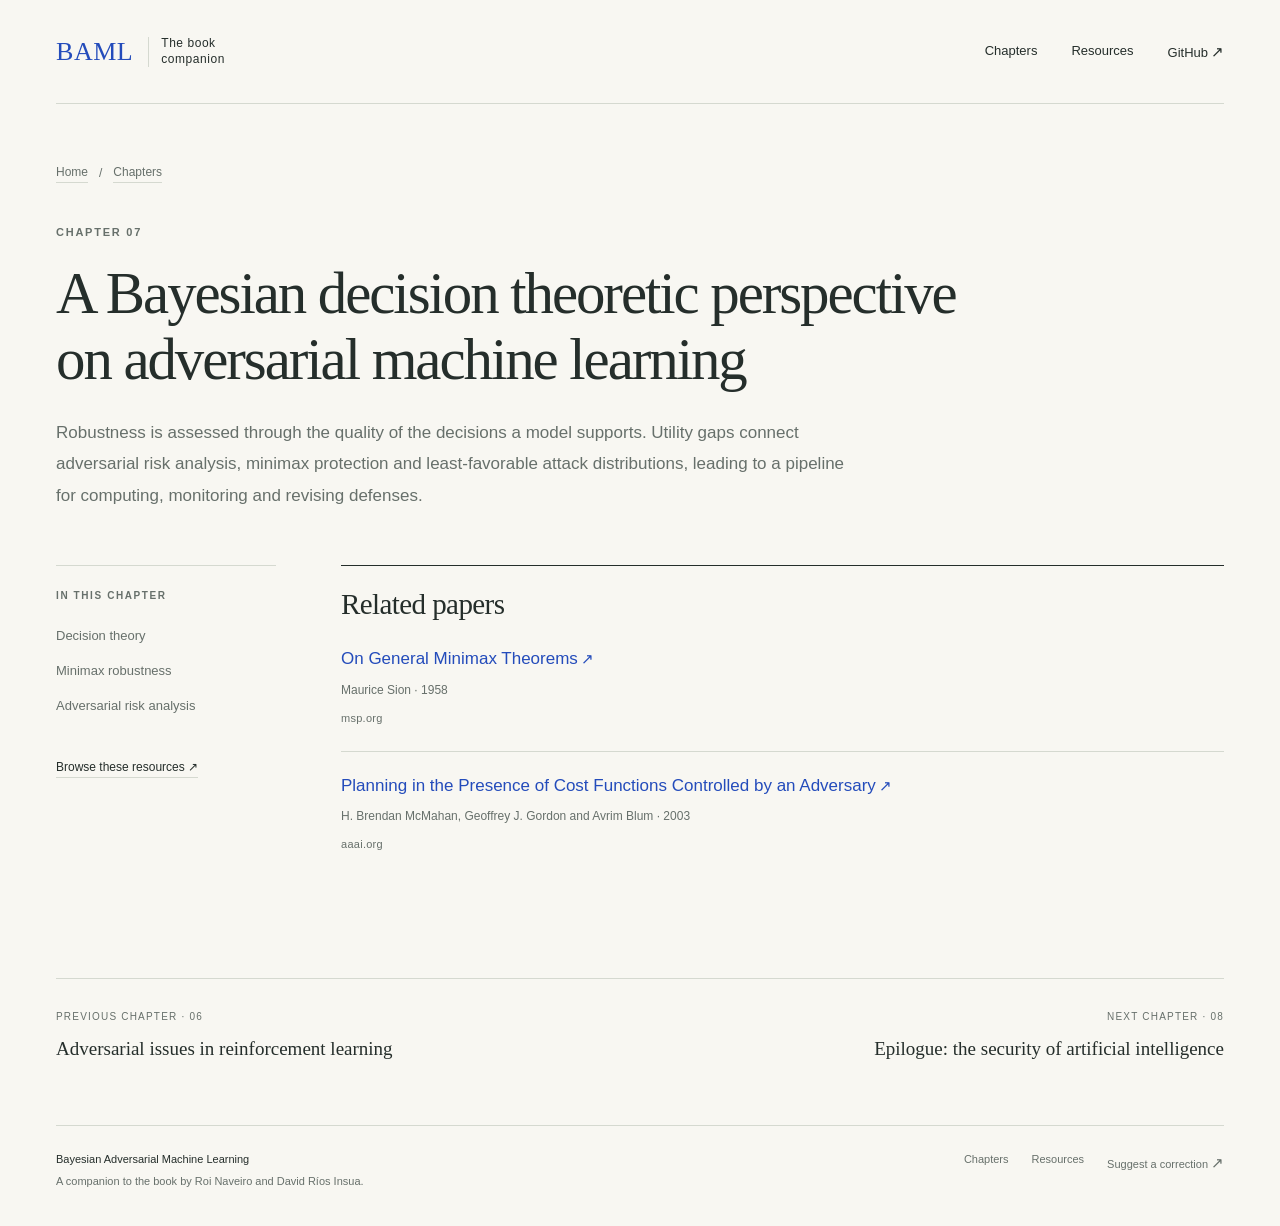
<file: docs/chapters/decision-theory/index.html>
<!doctype html>
<html lang="en">
<head>
  <meta charset="utf-8">
  <meta name="viewport" content="width=device-width, initial-scale=1">
  <title>Chapter 7: A Bayesian decision theoretic perspective on adversarial machine learning — Bayesian Adversarial Machine Learning</title>
  <meta name="description" content="Robustness is assessed through the quality of the decisions a model supports. Utility gaps connect adversarial risk analysis, minimax protection and least-favorable attack distributions, leading to a pipeline for computing, monitoring and revising defenses.">
  <meta name="theme-color" content="#f8f7f2">
  <meta property="og:type" content="website">
  <meta property="og:title" content="Chapter 7: A Bayesian decision theoretic perspective on adversarial machine learning — Bayesian Adversarial Machine Learning">
  <meta property="og:description" content="Robustness is assessed through the quality of the decisions a model supports. Utility gaps connect adversarial risk analysis, minimax protection and least-favorable attack distributions, leading to a pipeline for computing, monitoring and revising defenses.">
  <meta property="og:url" content="https://bayesian-adversarial-ml.github.io/chapters/decision-theory/">
  <meta name="twitter:card" content="summary">
  <link rel="canonical" href="https://bayesian-adversarial-ml.github.io/chapters/decision-theory/">
  <link rel="icon" href="../../assets/favicon.svg" type="image/svg+xml">
  <link rel="stylesheet" href="../../assets/site.css">
  <script src="../../assets/site.js" defer></script>
</head>
<body>
<a class="skip-link" href="#main">Skip to content</a>
<header class="site-header container">
  <a class="brand" href="../../" aria-label="Bayesian Adversarial Machine Learning home"><span class="brand-mark" aria-hidden="true">BAML</span><span class="brand-name">The book<br>companion</span></a>
  <nav class="primary-nav" aria-label="Main navigation">
    <a href="../../#chapters">Chapters</a>
    <a href="../../resources/">Resources</a>
    <a href="https://github.com/bayesian-adversarial-ml">GitHub<span class="external-arrow" aria-hidden="true">↗</span></a>
  </nav>
</header>
<main id="main" class="container">
<div class="page-heading"><nav class="breadcrumbs" aria-label="Breadcrumb"><a href="../../">Home</a><span aria-hidden="true">/</span><a href="../../#chapters">Chapters</a></nav><p class="eyebrow">Chapter 07</p><h1>A Bayesian decision theoretic perspective on adversarial machine learning</h1><p class="page-lead">Robustness is assessed through the quality of the decisions a model supports. Utility gaps connect adversarial risk analysis, minimax protection and least-favorable attack distributions, leading to a pipeline for computing, monitoring and revising defenses.</p></div>
<div class="chapter-layout"><aside class="chapter-sidebar" aria-label="Chapter topics"><h2 class="eyebrow">In this chapter</h2><ul class="topic-list"><li>Decision theory</li><li>Minimax robustness</li><li>Adversarial risk analysis</li></ul><a class="sidebar-link" href="../../resources/?chapter=7">Browse these resources <span aria-hidden="true">↗</span></a></aside><div class="chapter-content"><section class="resource-section"><h2>Related papers</h2><article class="resource-item"><h3><a href="https://msp.org/pjm/1958/8-1/pjm-v8-n1-p14-p.pdf" data-goatcounter-click="resource/chapter-7/https://msp.org/pjm/1958/8-1/pjm-v8-n1-p14-p.pdf" data-goatcounter-title="Chapter 7: On General Minimax Theorems" data-goatcounter-referrer="https://bayesian-adversarial-ml.github.io/chapters/decision-theory/">On General Minimax Theorems<span class="external-arrow" aria-hidden="true">↗</span></a></h3><p class="resource-meta">Maurice Sion · 1958</p><span class="resource-host">msp.org</span></article><article class="resource-item"><h3><a href="https://aaai.org/papers/icml03-071-planning-in-the-presence-of-cost-functions-controlled-by-an-adversary/" data-goatcounter-click="resource/chapter-7/https://aaai.org/papers/icml03-071-planning-in-the-presence-of-cost-functions-controlled-by-an-adversary/" data-goatcounter-title="Chapter 7: Planning in the Presence of Cost Functions Controlled by an Adversary" data-goatcounter-referrer="https://bayesian-adversarial-ml.github.io/chapters/decision-theory/">Planning in the Presence of Cost Functions Controlled by an Adversary<span class="external-arrow" aria-hidden="true">↗</span></a></h3><p class="resource-meta">H. Brendan McMahan, Geoffrey J. Gordon and Avrim Blum · 2003</p><span class="resource-host">aaai.org</span></article></section></div></div>
<nav class="chapter-pagination" aria-label="Adjacent chapters"><a class="previous" href="../reinforcement-learning/"><span>Previous chapter · 06</span><strong>Adversarial issues in reinforcement learning</strong></a><a class="next" href="../conclusions/"><span>Next chapter · 08</span><strong>Epilogue: the security of artificial intelligence</strong></a></nav>
</main>
<footer class="site-footer container">
  <div><span class="footer-title">Bayesian Adversarial Machine Learning</span>A companion to the book by Roi Naveiro and David Ríos Insua.</div>
  <nav class="footer-links" aria-label="Footer navigation"><a href="../../#chapters">Chapters</a><a href="../../resources/">Resources</a><a href="https://github.com/bayesian-adversarial-ml/bayesian-adversarial-ml.github.io/issues">Suggest a correction<span class="external-arrow" aria-hidden="true">↗</span></a></nav>
</footer>
  <script data-goatcounter="https://roinaveiro.goatcounter.com/count" async src="https://gc.zgo.at/count.js"></script>
</body>
</html>
</file>
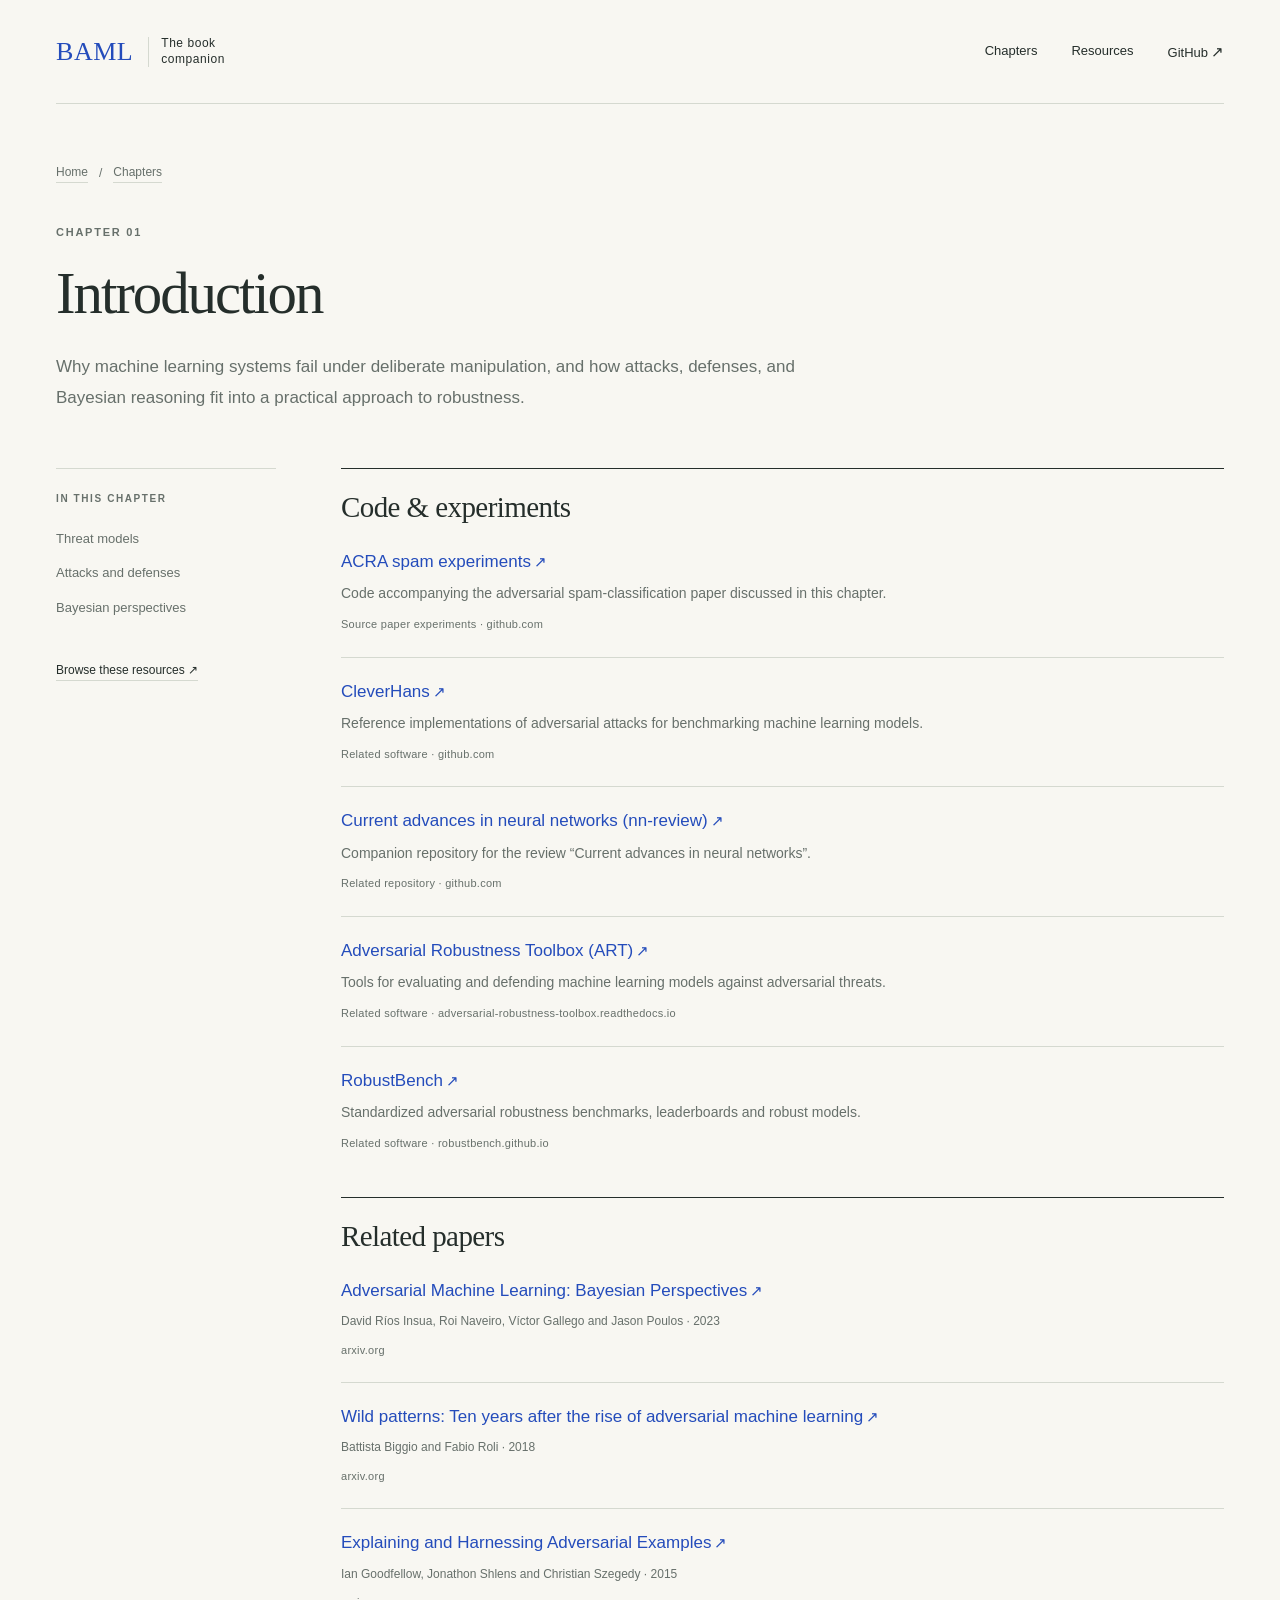
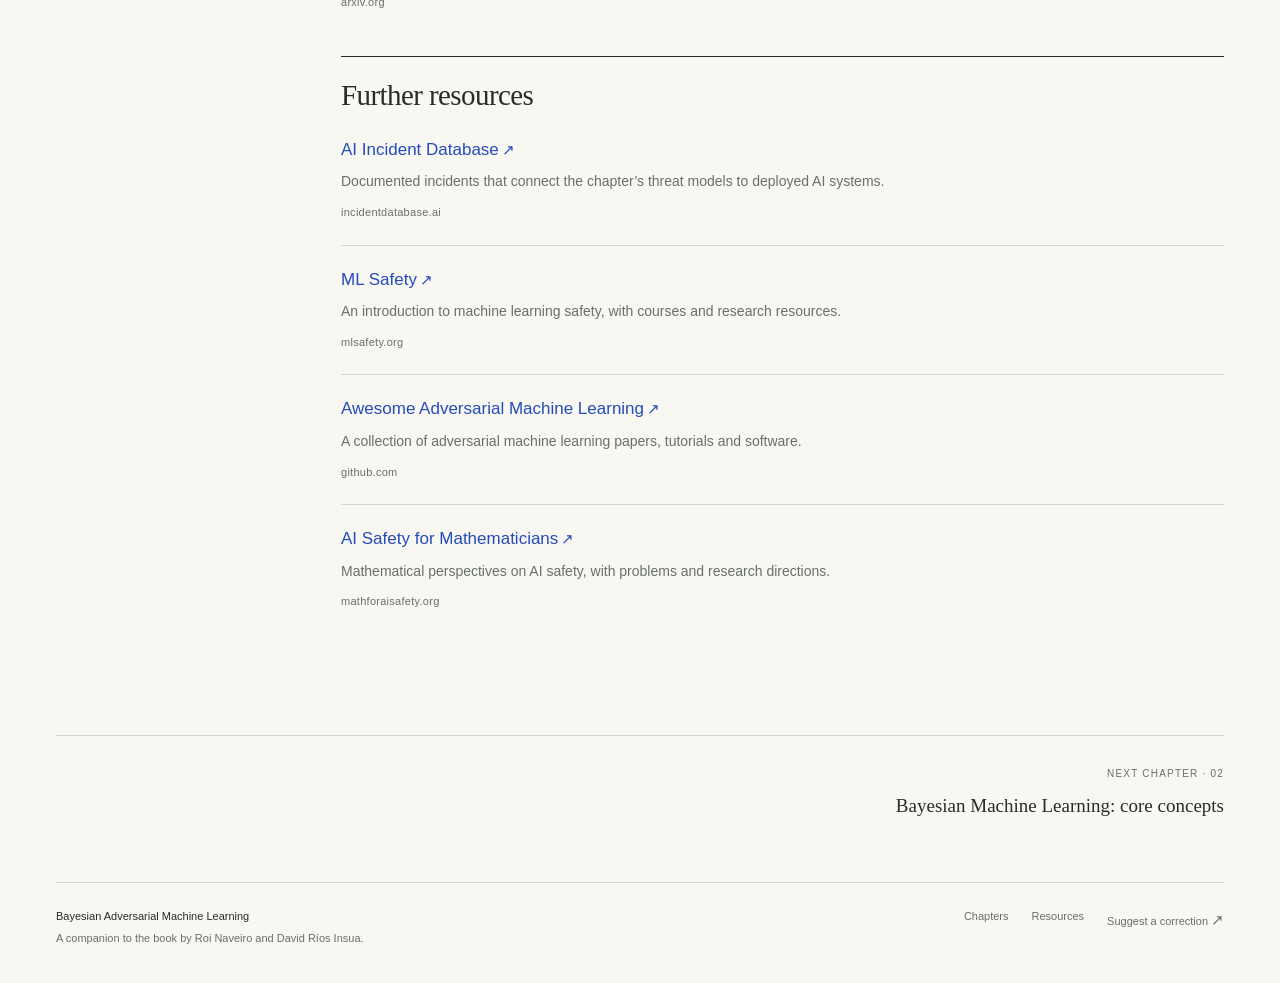
<file: docs/chapters/introduction/index.html>
<!doctype html>
<html lang="en">
<head>
  <meta charset="utf-8">
  <meta name="viewport" content="width=device-width, initial-scale=1">
  <title>Chapter 1: Introduction — Bayesian Adversarial Machine Learning</title>
  <meta name="description" content="Why machine learning systems fail under deliberate manipulation, and how attacks, defenses, and Bayesian reasoning fit into a practical approach to robustness.">
  <meta name="theme-color" content="#f8f7f2">
  <meta property="og:type" content="website">
  <meta property="og:title" content="Chapter 1: Introduction — Bayesian Adversarial Machine Learning">
  <meta property="og:description" content="Why machine learning systems fail under deliberate manipulation, and how attacks, defenses, and Bayesian reasoning fit into a practical approach to robustness.">
  <meta property="og:url" content="https://bayesian-adversarial-ml.github.io/chapters/introduction/">
  <meta name="twitter:card" content="summary">
  <link rel="canonical" href="https://bayesian-adversarial-ml.github.io/chapters/introduction/">
  <link rel="icon" href="../../assets/favicon.svg" type="image/svg+xml">
  <link rel="stylesheet" href="../../assets/site.css">
  <script src="../../assets/site.js" defer></script>
</head>
<body>
<a class="skip-link" href="#main">Skip to content</a>
<header class="site-header container">
  <a class="brand" href="../../" aria-label="Bayesian Adversarial Machine Learning home"><span class="brand-mark" aria-hidden="true">BAML</span><span class="brand-name">The book<br>companion</span></a>
  <nav class="primary-nav" aria-label="Main navigation">
    <a href="../../#chapters">Chapters</a>
    <a href="../../resources/">Resources</a>
    <a href="https://github.com/bayesian-adversarial-ml">GitHub<span class="external-arrow" aria-hidden="true">↗</span></a>
  </nav>
</header>
<main id="main" class="container">
<div class="page-heading"><nav class="breadcrumbs" aria-label="Breadcrumb"><a href="../../">Home</a><span aria-hidden="true">/</span><a href="../../#chapters">Chapters</a></nav><p class="eyebrow">Chapter 01</p><h1>Introduction</h1><p class="page-lead">Why machine learning systems fail under deliberate manipulation, and how attacks, defenses, and Bayesian reasoning fit into a practical approach to robustness.</p></div>
<div class="chapter-layout"><aside class="chapter-sidebar" aria-label="Chapter topics"><h2 class="eyebrow">In this chapter</h2><ul class="topic-list"><li>Threat models</li><li>Attacks and defenses</li><li>Bayesian perspectives</li></ul><a class="sidebar-link" href="../../resources/?chapter=1">Browse these resources <span aria-hidden="true">↗</span></a></aside><div class="chapter-content"><section class="resource-section"><h2>Code & experiments</h2><article class="resource-item"><h3><a href="https://github.com/roinaveiro/ACRA_spam_experiment" data-goatcounter-click="resource/chapter-1/https://github.com/roinaveiro/ACRA_spam_experiment" data-goatcounter-title="Chapter 1: ACRA spam experiments" data-goatcounter-referrer="https://bayesian-adversarial-ml.github.io/chapters/introduction/">ACRA spam experiments<span class="external-arrow" aria-hidden="true">↗</span></a></h3><p>Code accompanying the adversarial spam-classification paper discussed in this chapter.</p><span class="resource-host">Source paper experiments · github.com</span></article><article class="resource-item"><h3><a href="https://github.com/cleverhans-lab/cleverhans" data-goatcounter-click="resource/chapter-1/https://github.com/cleverhans-lab/cleverhans" data-goatcounter-title="Chapter 1: CleverHans" data-goatcounter-referrer="https://bayesian-adversarial-ml.github.io/chapters/introduction/">CleverHans<span class="external-arrow" aria-hidden="true">↗</span></a></h3><p>Reference implementations of adversarial attacks for benchmarking machine learning models.</p><span class="resource-host">Related software · github.com</span></article><article class="resource-item"><h3><a href="https://github.com/vicgalle/nn-review" data-goatcounter-click="resource/chapter-1/https://github.com/vicgalle/nn-review" data-goatcounter-title="Chapter 1: Current advances in neural networks (nn-review)" data-goatcounter-referrer="https://bayesian-adversarial-ml.github.io/chapters/introduction/">Current advances in neural networks (nn-review)<span class="external-arrow" aria-hidden="true">↗</span></a></h3><p>Companion repository for the review “Current advances in neural networks”.</p><span class="resource-host">Related repository · github.com</span></article><article class="resource-item"><h3><a href="https://adversarial-robustness-toolbox.readthedocs.io/en/latest/" data-goatcounter-click="resource/chapter-1/https://adversarial-robustness-toolbox.readthedocs.io/en/latest/" data-goatcounter-title="Chapter 1: Adversarial Robustness Toolbox (ART)" data-goatcounter-referrer="https://bayesian-adversarial-ml.github.io/chapters/introduction/">Adversarial Robustness Toolbox (ART)<span class="external-arrow" aria-hidden="true">↗</span></a></h3><p>Tools for evaluating and defending machine learning models against adversarial threats.</p><span class="resource-host">Related software · adversarial-robustness-toolbox.readthedocs.io</span></article><article class="resource-item"><h3><a href="https://robustbench.github.io/" data-goatcounter-click="resource/chapter-1/https://robustbench.github.io/" data-goatcounter-title="Chapter 1: RobustBench" data-goatcounter-referrer="https://bayesian-adversarial-ml.github.io/chapters/introduction/">RobustBench<span class="external-arrow" aria-hidden="true">↗</span></a></h3><p>Standardized adversarial robustness benchmarks, leaderboards and robust models.</p><span class="resource-host">Related software · robustbench.github.io</span></article></section><section class="resource-section"><h2>Related papers</h2><article class="resource-item"><h3><a href="https://arxiv.org/abs/2003.03546" data-goatcounter-click="resource/chapter-1/https://arxiv.org/abs/2003.03546" data-goatcounter-title="Chapter 1: Adversarial Machine Learning: Bayesian Perspectives" data-goatcounter-referrer="https://bayesian-adversarial-ml.github.io/chapters/introduction/">Adversarial Machine Learning: Bayesian Perspectives<span class="external-arrow" aria-hidden="true">↗</span></a></h3><p class="resource-meta">David Ríos Insua, Roi Naveiro, Víctor Gallego and Jason Poulos · 2023</p><span class="resource-host">arxiv.org</span></article><article class="resource-item"><h3><a href="https://arxiv.org/abs/1712.03141" data-goatcounter-click="resource/chapter-1/https://arxiv.org/abs/1712.03141" data-goatcounter-title="Chapter 1: Wild patterns: Ten years after the rise of adversarial machine learning" data-goatcounter-referrer="https://bayesian-adversarial-ml.github.io/chapters/introduction/">Wild patterns: Ten years after the rise of adversarial machine learning<span class="external-arrow" aria-hidden="true">↗</span></a></h3><p class="resource-meta">Battista Biggio and Fabio Roli · 2018</p><span class="resource-host">arxiv.org</span></article><article class="resource-item"><h3><a href="https://arxiv.org/abs/1412.6572" data-goatcounter-click="resource/chapter-1/https://arxiv.org/abs/1412.6572" data-goatcounter-title="Chapter 1: Explaining and Harnessing Adversarial Examples" data-goatcounter-referrer="https://bayesian-adversarial-ml.github.io/chapters/introduction/">Explaining and Harnessing Adversarial Examples<span class="external-arrow" aria-hidden="true">↗</span></a></h3><p class="resource-meta">Ian Goodfellow, Jonathon Shlens and Christian Szegedy · 2015</p><span class="resource-host">arxiv.org</span></article></section><section class="resource-section"><h2>Further resources</h2><article class="resource-item"><h3><a href="https://incidentdatabase.ai/" data-goatcounter-click="resource/chapter-1/https://incidentdatabase.ai/" data-goatcounter-title="Chapter 1: AI Incident Database" data-goatcounter-referrer="https://bayesian-adversarial-ml.github.io/chapters/introduction/">AI Incident Database<span class="external-arrow" aria-hidden="true">↗</span></a></h3><p>Documented incidents that connect the chapter’s threat models to deployed AI systems.</p><span class="resource-host">incidentdatabase.ai</span></article><article class="resource-item"><h3><a href="https://www.mlsafety.org/" data-goatcounter-click="resource/chapter-1/https://www.mlsafety.org/" data-goatcounter-title="Chapter 1: ML Safety" data-goatcounter-referrer="https://bayesian-adversarial-ml.github.io/chapters/introduction/">ML Safety<span class="external-arrow" aria-hidden="true">↗</span></a></h3><p>An introduction to machine learning safety, with courses and research resources.</p><span class="resource-host">mlsafety.org</span></article><article class="resource-item"><h3><a href="https://github.com/yenchenlin/awesome-adversarial-machine-learning" data-goatcounter-click="resource/chapter-1/https://github.com/yenchenlin/awesome-adversarial-machine-learning" data-goatcounter-title="Chapter 1: Awesome Adversarial Machine Learning" data-goatcounter-referrer="https://bayesian-adversarial-ml.github.io/chapters/introduction/">Awesome Adversarial Machine Learning<span class="external-arrow" aria-hidden="true">↗</span></a></h3><p>A collection of adversarial machine learning papers, tutorials and software.</p><span class="resource-host">github.com</span></article><article class="resource-item"><h3><a href="https://mathforaisafety.org/" data-goatcounter-click="resource/chapter-1/https://mathforaisafety.org/" data-goatcounter-title="Chapter 1: AI Safety for Mathematicians" data-goatcounter-referrer="https://bayesian-adversarial-ml.github.io/chapters/introduction/">AI Safety for Mathematicians<span class="external-arrow" aria-hidden="true">↗</span></a></h3><p>Mathematical perspectives on AI safety, with problems and research directions.</p><span class="resource-host">mathforaisafety.org</span></article></section></div></div>
<nav class="chapter-pagination" aria-label="Adjacent chapters"><div aria-hidden="true"></div><a class="next" href="../bayesian-machine-learning/"><span>Next chapter · 02</span><strong>Bayesian Machine Learning: core concepts</strong></a></nav>
</main>
<footer class="site-footer container">
  <div><span class="footer-title">Bayesian Adversarial Machine Learning</span>A companion to the book by Roi Naveiro and David Ríos Insua.</div>
  <nav class="footer-links" aria-label="Footer navigation"><a href="../../#chapters">Chapters</a><a href="../../resources/">Resources</a><a href="https://github.com/bayesian-adversarial-ml/bayesian-adversarial-ml.github.io/issues">Suggest a correction<span class="external-arrow" aria-hidden="true">↗</span></a></nav>
</footer>
  <script data-goatcounter="https://roinaveiro.goatcounter.com/count" async src="https://gc.zgo.at/count.js"></script>
</body>
</html>
</file>
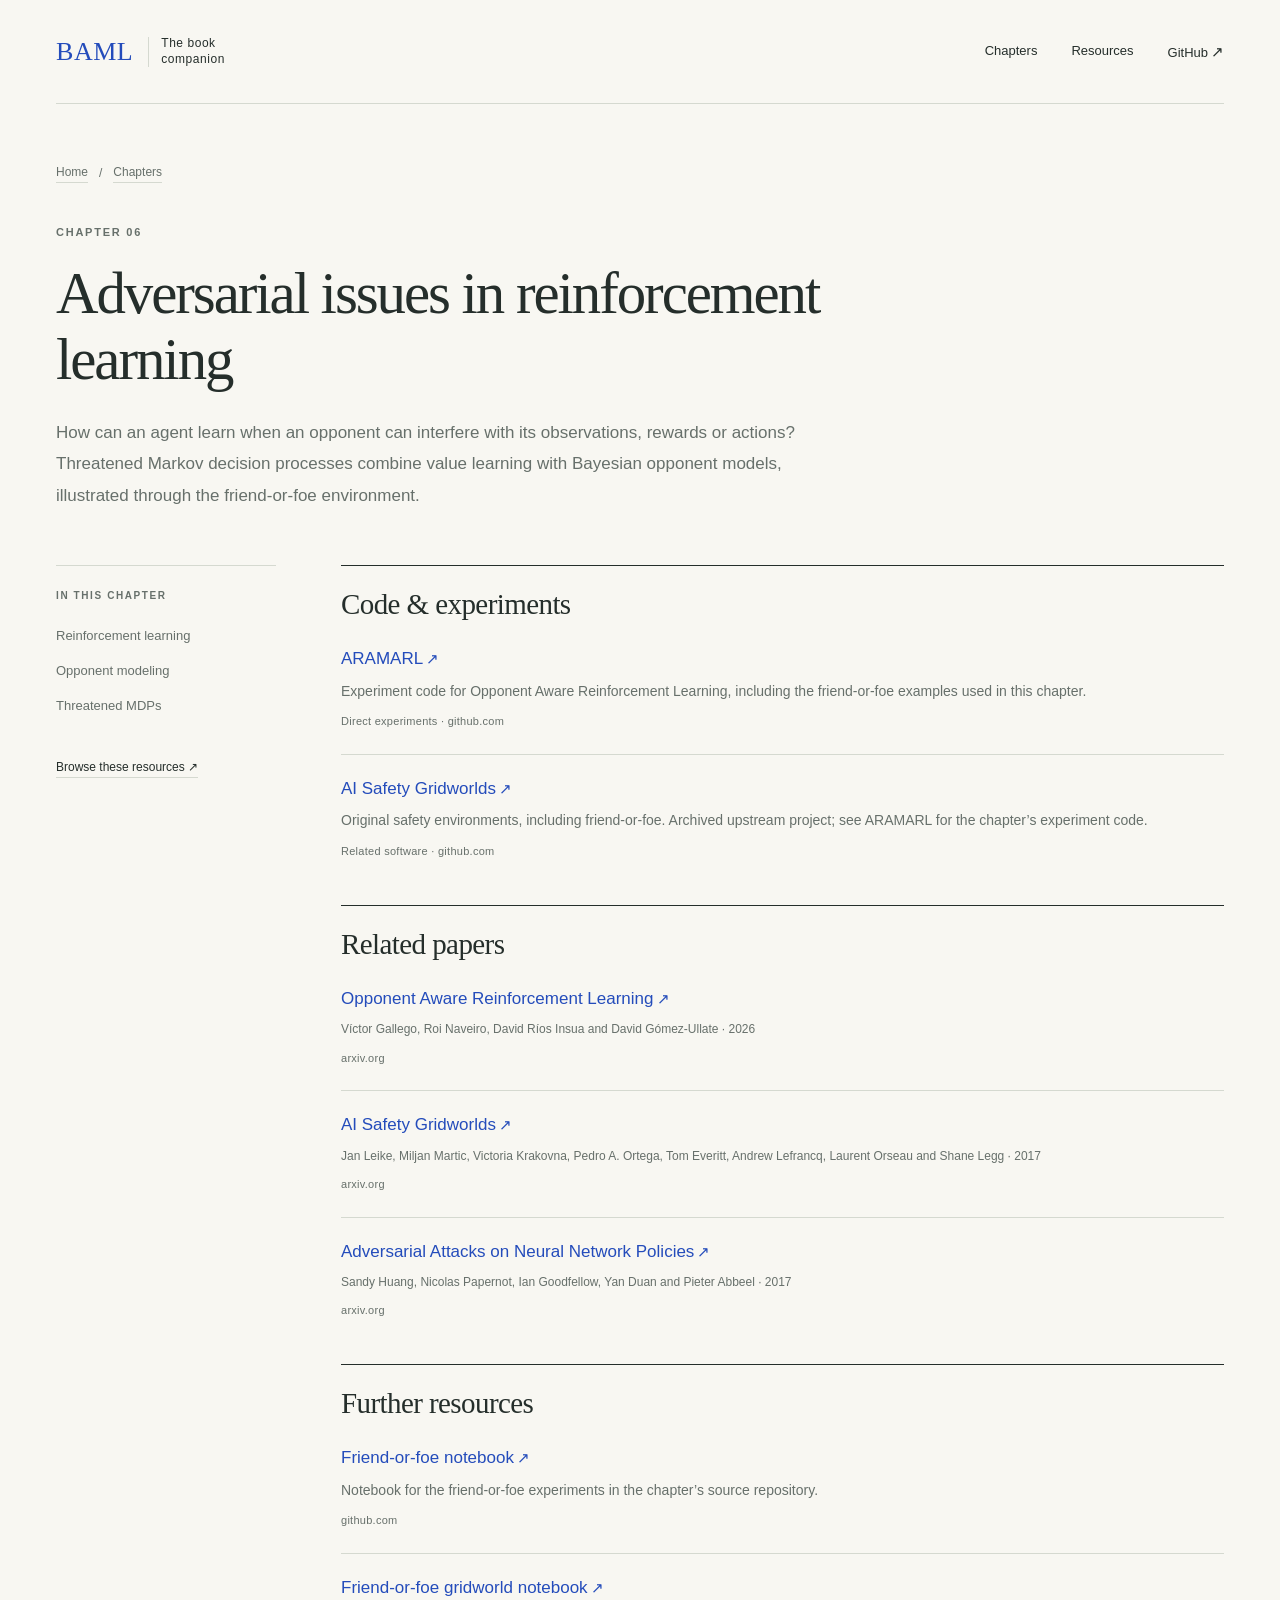
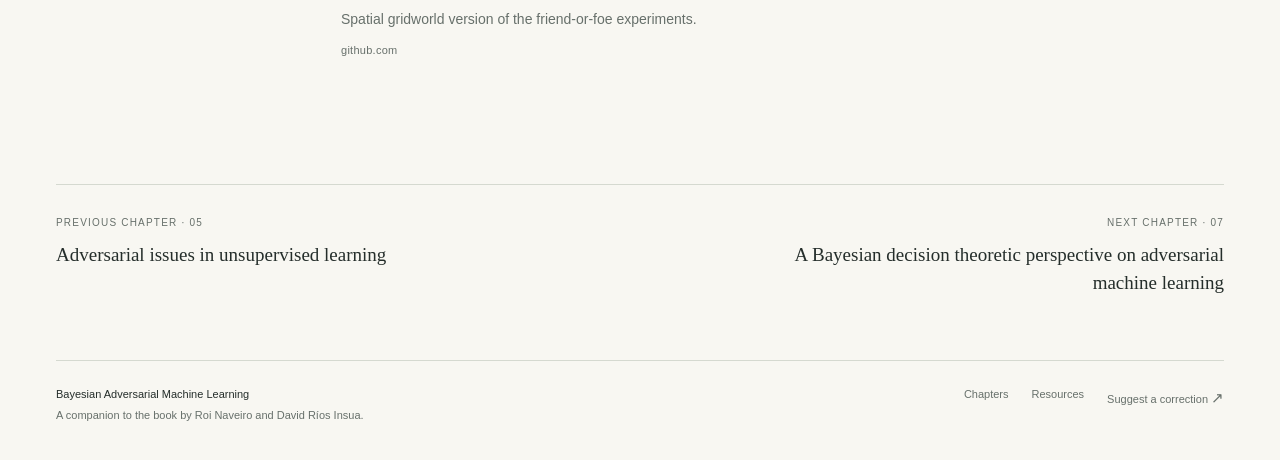
<file: docs/chapters/reinforcement-learning/index.html>
<!doctype html>
<html lang="en">
<head>
  <meta charset="utf-8">
  <meta name="viewport" content="width=device-width, initial-scale=1">
  <title>Chapter 6: Adversarial issues in reinforcement learning — Bayesian Adversarial Machine Learning</title>
  <meta name="description" content="How can an agent learn when an opponent can interfere with its observations, rewards or actions? Threatened Markov decision processes combine value learning with Bayesian opponent models, illustrated through the friend-or-foe environment.">
  <meta name="theme-color" content="#f8f7f2">
  <meta property="og:type" content="website">
  <meta property="og:title" content="Chapter 6: Adversarial issues in reinforcement learning — Bayesian Adversarial Machine Learning">
  <meta property="og:description" content="How can an agent learn when an opponent can interfere with its observations, rewards or actions? Threatened Markov decision processes combine value learning with Bayesian opponent models, illustrated through the friend-or-foe environment.">
  <meta property="og:url" content="https://bayesian-adversarial-ml.github.io/chapters/reinforcement-learning/">
  <meta name="twitter:card" content="summary">
  <link rel="canonical" href="https://bayesian-adversarial-ml.github.io/chapters/reinforcement-learning/">
  <link rel="icon" href="../../assets/favicon.svg" type="image/svg+xml">
  <link rel="stylesheet" href="../../assets/site.css">
  <script src="../../assets/site.js" defer></script>
</head>
<body>
<a class="skip-link" href="#main">Skip to content</a>
<header class="site-header container">
  <a class="brand" href="../../" aria-label="Bayesian Adversarial Machine Learning home"><span class="brand-mark" aria-hidden="true">BAML</span><span class="brand-name">The book<br>companion</span></a>
  <nav class="primary-nav" aria-label="Main navigation">
    <a href="../../#chapters">Chapters</a>
    <a href="../../resources/">Resources</a>
    <a href="https://github.com/bayesian-adversarial-ml">GitHub<span class="external-arrow" aria-hidden="true">↗</span></a>
  </nav>
</header>
<main id="main" class="container">
<div class="page-heading"><nav class="breadcrumbs" aria-label="Breadcrumb"><a href="../../">Home</a><span aria-hidden="true">/</span><a href="../../#chapters">Chapters</a></nav><p class="eyebrow">Chapter 06</p><h1>Adversarial issues in reinforcement learning</h1><p class="page-lead">How can an agent learn when an opponent can interfere with its observations, rewards or actions? Threatened Markov decision processes combine value learning with Bayesian opponent models, illustrated through the friend-or-foe environment.</p></div>
<div class="chapter-layout"><aside class="chapter-sidebar" aria-label="Chapter topics"><h2 class="eyebrow">In this chapter</h2><ul class="topic-list"><li>Reinforcement learning</li><li>Opponent modeling</li><li>Threatened MDPs</li></ul><a class="sidebar-link" href="../../resources/?chapter=6">Browse these resources <span aria-hidden="true">↗</span></a></aside><div class="chapter-content"><section class="resource-section"><h2>Code & experiments</h2><article class="resource-item"><h3><a href="https://github.com/vicgalle/ARAMARL" data-goatcounter-click="resource/chapter-6/https://github.com/vicgalle/ARAMARL" data-goatcounter-title="Chapter 6: ARAMARL" data-goatcounter-referrer="https://bayesian-adversarial-ml.github.io/chapters/reinforcement-learning/">ARAMARL<span class="external-arrow" aria-hidden="true">↗</span></a></h3><p>Experiment code for Opponent Aware Reinforcement Learning, including the friend-or-foe examples used in this chapter.</p><span class="resource-host">Direct experiments · github.com</span></article><article class="resource-item"><h3><a href="https://github.com/google-deepmind/ai-safety-gridworlds" data-goatcounter-click="resource/chapter-6/https://github.com/google-deepmind/ai-safety-gridworlds" data-goatcounter-title="Chapter 6: AI Safety Gridworlds" data-goatcounter-referrer="https://bayesian-adversarial-ml.github.io/chapters/reinforcement-learning/">AI Safety Gridworlds<span class="external-arrow" aria-hidden="true">↗</span></a></h3><p>Original safety environments, including friend-or-foe. Archived upstream project; see ARAMARL for the chapter’s experiment code.</p><span class="resource-host">Related software · github.com</span></article></section><section class="resource-section"><h2>Related papers</h2><article class="resource-item"><h3><a href="https://arxiv.org/abs/1908.08773" data-goatcounter-click="resource/chapter-6/https://arxiv.org/abs/1908.08773" data-goatcounter-title="Chapter 6: Opponent Aware Reinforcement Learning" data-goatcounter-referrer="https://bayesian-adversarial-ml.github.io/chapters/reinforcement-learning/">Opponent Aware Reinforcement Learning<span class="external-arrow" aria-hidden="true">↗</span></a></h3><p class="resource-meta">Víctor Gallego, Roi Naveiro, David Ríos Insua and David Gómez-Ullate · 2026</p><span class="resource-host">arxiv.org</span></article><article class="resource-item"><h3><a href="https://arxiv.org/abs/1711.09883" data-goatcounter-click="resource/chapter-6/https://arxiv.org/abs/1711.09883" data-goatcounter-title="Chapter 6: AI Safety Gridworlds" data-goatcounter-referrer="https://bayesian-adversarial-ml.github.io/chapters/reinforcement-learning/">AI Safety Gridworlds<span class="external-arrow" aria-hidden="true">↗</span></a></h3><p class="resource-meta">Jan Leike, Miljan Martic, Victoria Krakovna, Pedro A. Ortega, Tom Everitt, Andrew Lefrancq, Laurent Orseau and Shane Legg · 2017</p><span class="resource-host">arxiv.org</span></article><article class="resource-item"><h3><a href="https://arxiv.org/abs/1702.02284" data-goatcounter-click="resource/chapter-6/https://arxiv.org/abs/1702.02284" data-goatcounter-title="Chapter 6: Adversarial Attacks on Neural Network Policies" data-goatcounter-referrer="https://bayesian-adversarial-ml.github.io/chapters/reinforcement-learning/">Adversarial Attacks on Neural Network Policies<span class="external-arrow" aria-hidden="true">↗</span></a></h3><p class="resource-meta">Sandy Huang, Nicolas Papernot, Ian Goodfellow, Yan Duan and Pieter Abbeel · 2017</p><span class="resource-host">arxiv.org</span></article></section><section class="resource-section"><h2>Further resources</h2><article class="resource-item"><h3><a href="https://github.com/vicgalle/ARAMARL/blob/master/friend_or_foe.ipynb" data-goatcounter-click="resource/chapter-6/https://github.com/vicgalle/ARAMARL/blob/master/friend_or_foe.ipynb" data-goatcounter-title="Chapter 6: Friend-or-foe notebook" data-goatcounter-referrer="https://bayesian-adversarial-ml.github.io/chapters/reinforcement-learning/">Friend-or-foe notebook<span class="external-arrow" aria-hidden="true">↗</span></a></h3><p>Notebook for the friend-or-foe experiments in the chapter’s source repository.</p><span class="resource-host">github.com</span></article><article class="resource-item"><h3><a href="https://github.com/vicgalle/ARAMARL/blob/master/friend_foe_gridworld.ipynb" data-goatcounter-click="resource/chapter-6/https://github.com/vicgalle/ARAMARL/blob/master/friend_foe_gridworld.ipynb" data-goatcounter-title="Chapter 6: Friend-or-foe gridworld notebook" data-goatcounter-referrer="https://bayesian-adversarial-ml.github.io/chapters/reinforcement-learning/">Friend-or-foe gridworld notebook<span class="external-arrow" aria-hidden="true">↗</span></a></h3><p>Spatial gridworld version of the friend-or-foe experiments.</p><span class="resource-host">github.com</span></article></section></div></div>
<nav class="chapter-pagination" aria-label="Adjacent chapters"><a class="previous" href="../unsupervised-learning/"><span>Previous chapter · 05</span><strong>Adversarial issues in unsupervised learning</strong></a><a class="next" href="../decision-theory/"><span>Next chapter · 07</span><strong>A Bayesian decision theoretic perspective on adversarial machine learning</strong></a></nav>
</main>
<footer class="site-footer container">
  <div><span class="footer-title">Bayesian Adversarial Machine Learning</span>A companion to the book by Roi Naveiro and David Ríos Insua.</div>
  <nav class="footer-links" aria-label="Footer navigation"><a href="../../#chapters">Chapters</a><a href="../../resources/">Resources</a><a href="https://github.com/bayesian-adversarial-ml/bayesian-adversarial-ml.github.io/issues">Suggest a correction<span class="external-arrow" aria-hidden="true">↗</span></a></nav>
</footer>
  <script data-goatcounter="https://roinaveiro.goatcounter.com/count" async src="https://gc.zgo.at/count.js"></script>
</body>
</html>
</file>
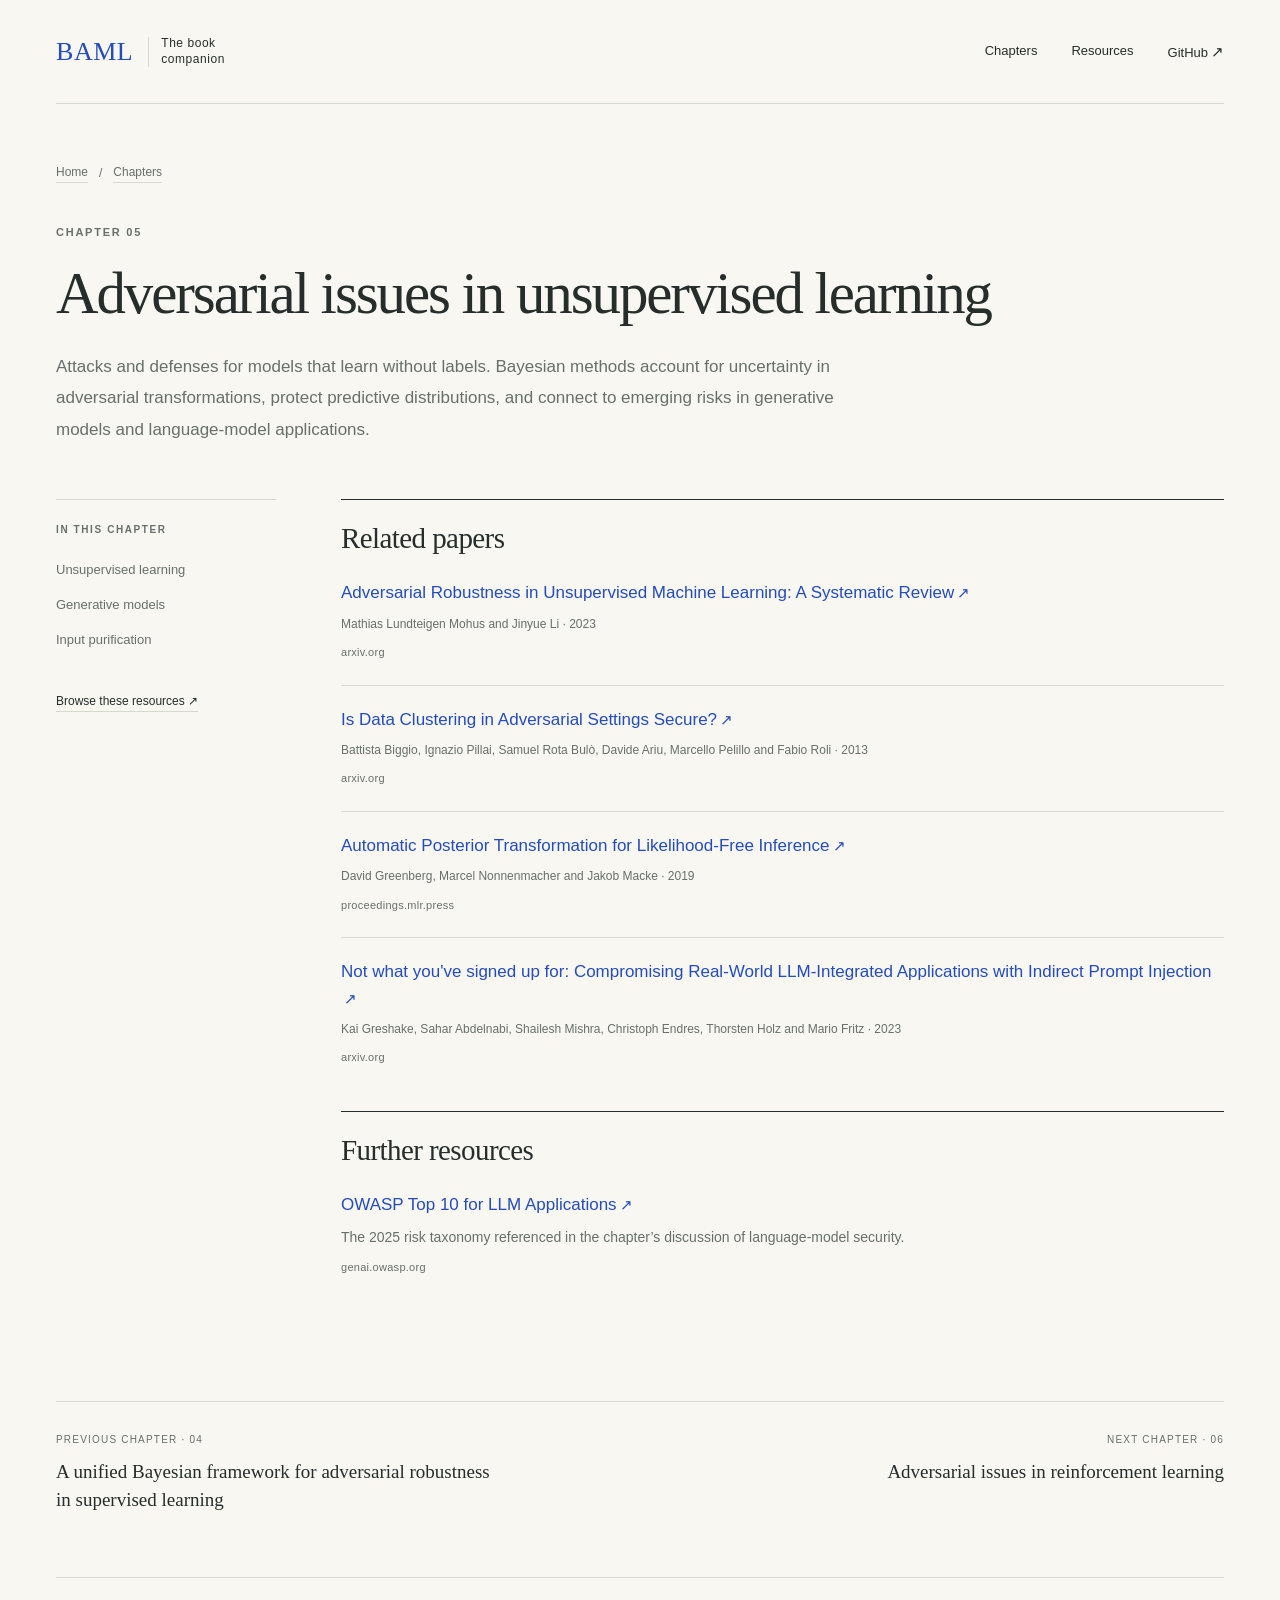
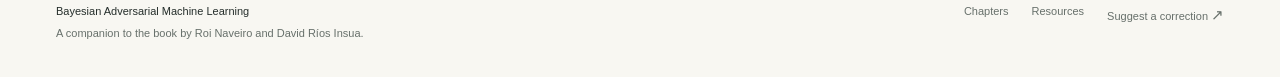
<file: docs/chapters/unsupervised-learning/index.html>
<!doctype html>
<html lang="en">
<head>
  <meta charset="utf-8">
  <meta name="viewport" content="width=device-width, initial-scale=1">
  <title>Chapter 5: Adversarial issues in unsupervised learning — Bayesian Adversarial Machine Learning</title>
  <meta name="description" content="Attacks and defenses for models that learn without labels. Bayesian methods account for uncertainty in adversarial transformations, protect predictive distributions, and connect to emerging risks in generative models and language-model applications.">
  <meta name="theme-color" content="#f8f7f2">
  <meta property="og:type" content="website">
  <meta property="og:title" content="Chapter 5: Adversarial issues in unsupervised learning — Bayesian Adversarial Machine Learning">
  <meta property="og:description" content="Attacks and defenses for models that learn without labels. Bayesian methods account for uncertainty in adversarial transformations, protect predictive distributions, and connect to emerging risks in generative models and language-model applications.">
  <meta property="og:url" content="https://bayesian-adversarial-ml.github.io/chapters/unsupervised-learning/">
  <meta name="twitter:card" content="summary">
  <link rel="canonical" href="https://bayesian-adversarial-ml.github.io/chapters/unsupervised-learning/">
  <link rel="icon" href="../../assets/favicon.svg" type="image/svg+xml">
  <link rel="stylesheet" href="../../assets/site.css">
  <script src="../../assets/site.js" defer></script>
</head>
<body>
<a class="skip-link" href="#main">Skip to content</a>
<header class="site-header container">
  <a class="brand" href="../../" aria-label="Bayesian Adversarial Machine Learning home"><span class="brand-mark" aria-hidden="true">BAML</span><span class="brand-name">The book<br>companion</span></a>
  <nav class="primary-nav" aria-label="Main navigation">
    <a href="../../#chapters">Chapters</a>
    <a href="../../resources/">Resources</a>
    <a href="https://github.com/bayesian-adversarial-ml">GitHub<span class="external-arrow" aria-hidden="true">↗</span></a>
  </nav>
</header>
<main id="main" class="container">
<div class="page-heading"><nav class="breadcrumbs" aria-label="Breadcrumb"><a href="../../">Home</a><span aria-hidden="true">/</span><a href="../../#chapters">Chapters</a></nav><p class="eyebrow">Chapter 05</p><h1>Adversarial issues in unsupervised learning</h1><p class="page-lead">Attacks and defenses for models that learn without labels. Bayesian methods account for uncertainty in adversarial transformations, protect predictive distributions, and connect to emerging risks in generative models and language-model applications.</p></div>
<div class="chapter-layout"><aside class="chapter-sidebar" aria-label="Chapter topics"><h2 class="eyebrow">In this chapter</h2><ul class="topic-list"><li>Unsupervised learning</li><li>Generative models</li><li>Input purification</li></ul><a class="sidebar-link" href="../../resources/?chapter=5">Browse these resources <span aria-hidden="true">↗</span></a></aside><div class="chapter-content"><section class="resource-section"><h2>Related papers</h2><article class="resource-item"><h3><a href="https://arxiv.org/abs/2306.00687" data-goatcounter-click="resource/chapter-5/https://arxiv.org/abs/2306.00687" data-goatcounter-title="Chapter 5: Adversarial Robustness in Unsupervised Machine Learning: A Systematic Review" data-goatcounter-referrer="https://bayesian-adversarial-ml.github.io/chapters/unsupervised-learning/">Adversarial Robustness in Unsupervised Machine Learning: A Systematic Review<span class="external-arrow" aria-hidden="true">↗</span></a></h3><p class="resource-meta">Mathias Lundteigen Mohus and Jinyue Li · 2023</p><span class="resource-host">arxiv.org</span></article><article class="resource-item"><h3><a href="https://arxiv.org/abs/1811.09982" data-goatcounter-click="resource/chapter-5/https://arxiv.org/abs/1811.09982" data-goatcounter-title="Chapter 5: Is Data Clustering in Adversarial Settings Secure?" data-goatcounter-referrer="https://bayesian-adversarial-ml.github.io/chapters/unsupervised-learning/">Is Data Clustering in Adversarial Settings Secure?<span class="external-arrow" aria-hidden="true">↗</span></a></h3><p class="resource-meta">Battista Biggio, Ignazio Pillai, Samuel Rota Bulò, Davide Ariu, Marcello Pelillo and Fabio Roli · 2013</p><span class="resource-host">arxiv.org</span></article><article class="resource-item"><h3><a href="https://proceedings.mlr.press/v97/greenberg19a.html" data-goatcounter-click="resource/chapter-5/https://proceedings.mlr.press/v97/greenberg19a.html" data-goatcounter-title="Chapter 5: Automatic Posterior Transformation for Likelihood-Free Inference" data-goatcounter-referrer="https://bayesian-adversarial-ml.github.io/chapters/unsupervised-learning/">Automatic Posterior Transformation for Likelihood-Free Inference<span class="external-arrow" aria-hidden="true">↗</span></a></h3><p class="resource-meta">David Greenberg, Marcel Nonnenmacher and Jakob Macke · 2019</p><span class="resource-host">proceedings.mlr.press</span></article><article class="resource-item"><h3><a href="https://arxiv.org/abs/2302.12173" data-goatcounter-click="resource/chapter-5/https://arxiv.org/abs/2302.12173" data-goatcounter-title="Chapter 5: Not what you&#x27;ve signed up for: Compromising Real-World LLM-Integrated Applications with Indirect Prompt Injection" data-goatcounter-referrer="https://bayesian-adversarial-ml.github.io/chapters/unsupervised-learning/">Not what you&#x27;ve signed up for: Compromising Real-World LLM-Integrated Applications with Indirect Prompt Injection<span class="external-arrow" aria-hidden="true">↗</span></a></h3><p class="resource-meta">Kai Greshake, Sahar Abdelnabi, Shailesh Mishra, Christoph Endres, Thorsten Holz and Mario Fritz · 2023</p><span class="resource-host">arxiv.org</span></article></section><section class="resource-section"><h2>Further resources</h2><article class="resource-item"><h3><a href="https://genai.owasp.org/llm-top-10/" data-goatcounter-click="resource/chapter-5/https://genai.owasp.org/llm-top-10/" data-goatcounter-title="Chapter 5: OWASP Top 10 for LLM Applications" data-goatcounter-referrer="https://bayesian-adversarial-ml.github.io/chapters/unsupervised-learning/">OWASP Top 10 for LLM Applications<span class="external-arrow" aria-hidden="true">↗</span></a></h3><p>The 2025 risk taxonomy referenced in the chapter’s discussion of language-model security.</p><span class="resource-host">genai.owasp.org</span></article></section></div></div>
<nav class="chapter-pagination" aria-label="Adjacent chapters"><a class="previous" href="../bayesian-adversarial-robustness/"><span>Previous chapter · 04</span><strong>A unified Bayesian framework for adversarial robustness in supervised learning</strong></a><a class="next" href="../reinforcement-learning/"><span>Next chapter · 06</span><strong>Adversarial issues in reinforcement learning</strong></a></nav>
</main>
<footer class="site-footer container">
  <div><span class="footer-title">Bayesian Adversarial Machine Learning</span>A companion to the book by Roi Naveiro and David Ríos Insua.</div>
  <nav class="footer-links" aria-label="Footer navigation"><a href="../../#chapters">Chapters</a><a href="../../resources/">Resources</a><a href="https://github.com/bayesian-adversarial-ml/bayesian-adversarial-ml.github.io/issues">Suggest a correction<span class="external-arrow" aria-hidden="true">↗</span></a></nav>
</footer>
  <script data-goatcounter="https://roinaveiro.goatcounter.com/count" async src="https://gc.zgo.at/count.js"></script>
</body>
</html>
</file>
<file: docs/assets/site.css>
:root{--paper:#f8f7f2;--ink:#252e2b;--muted:#67706b;--line:#d5d9d0;--blue:#244cbb;--soft:#eeede5;--serif:Georgia,'Times New Roman',serif;--sans:-apple-system,BlinkMacSystemFont,'Segoe UI',Helvetica,Arial,sans-serif}
*{box-sizing:border-box}html{scroll-behavior:smooth;scroll-padding-top:28px}body{margin:0;background:var(--paper);color:var(--ink);font-family:var(--sans);font-size:16px;line-height:1.6;-webkit-font-smoothing:antialiased}a{color:inherit;text-decoration:none}a:hover{color:var(--blue)}a:focus-visible,button:focus-visible,input:focus-visible,select:focus-visible{outline:3px solid var(--blue);outline-offset:5px}button,input,select{font:inherit}button,a{-webkit-tap-highlight-color:transparent}img,svg{max-width:100%;height:auto}button{cursor:pointer}[hidden]{display:none!important}.container{width:min(1240px,calc(100% - 112px));margin-inline:auto}.skip-link{position:fixed;left:24px;top:-80px;background:var(--ink);color:white;padding:12px 18px;z-index:10}.skip-link:focus{top:16px}.site-header{display:flex;align-items:center;justify-content:space-between;gap:24px;border-bottom:1px solid var(--line);min-height:104px}.brand{display:flex;align-items:center;gap:12px;line-height:1.3;font-size:12px;letter-spacing:.045em}.brand-mark{display:block;font:26px var(--serif);color:var(--blue);border-right:1px solid var(--line);padding-right:15px}.brand-name{max-width:130px}.primary-nav{display:flex;gap:34px;align-items:center;font-size:13px}.primary-nav a{padding:10px 0}.primary-nav a[aria-current=page]{color:var(--blue)}.external-arrow{display:inline-block;font-size:15px;margin-left:3px}.eyebrow,.section-kicker{font-size:11px;letter-spacing:.16em;text-transform:uppercase;font-weight:600;color:var(--muted);margin:0 0 25px}.hero{display:grid;grid-template-columns:1.18fr .82fr;gap:7.5%;align-items:center;padding:76px 0 84px}.hero h1{font:normal clamp(48px,5.5vw,78px)/1.06 var(--serif);letter-spacing:-.045em;margin:0 0 27px;max-width:720px}.hero h1 em{font-style:italic;color:var(--blue)}.authors{font-size:14px;line-height:1.8;margin:0 0 28px}.authors a{border-bottom:1px solid #adb3ac;padding-bottom:2px}.hero-description{max-width:475px;color:var(--muted);font-size:17px;line-height:1.75;margin:0}.hero-actions{display:flex;align-items:center;flex-wrap:wrap;gap:25px;margin-top:31px}.button{display:inline-flex;align-items:center;justify-content:center;gap:20px;background:var(--blue);color:#fff;padding:13px 19px;font-size:13px;min-height:46px}.button:hover{background:#1b3f9f;color:#fff}.text-link{font-size:13px;border-bottom:1px solid var(--ink);padding:6px 0}.hero-art{margin:0;align-self:center}.hero-art img{display:block;width:100%;max-height:500px;object-fit:contain}.hero-art figcaption{text-align:right;font-size:10px;color:var(--muted);margin-top:12px;letter-spacing:.035em}.intro-band{display:grid;grid-template-columns:1fr 2fr;gap:5%;border-top:1px solid var(--line);padding:34px 0 44px}.intro-band .eyebrow{margin:3px 0}.intro-band p{font:23px/1.5 var(--serif);margin:0;max-width:765px}.chapters-section{padding:49px 0 70px}.section-heading{display:flex;justify-content:space-between;align-items:baseline;gap:24px;margin-bottom:28px}.section-heading h2{font:normal 42px/1.15 var(--serif);letter-spacing:-.025em;margin:0}.section-heading .subtle{font-size:12px}.subtle{color:var(--muted)}.chapter-list{border-top:1px solid var(--ink)}.chapter-row{display:grid;grid-template-columns:58px 1fr 140px 28px;gap:19px;align-items:center;min-height:112px;border-bottom:1px solid var(--line);padding:22px 0}.chapter-row:hover .chapter-name{color:var(--blue)}.chapter-number{font:italic 25px var(--serif);color:var(--muted)}.chapter-name{font:normal 23px/1.3 var(--serif);transition:color .15s;max-width:740px}.chapter-topics{font-size:11px;color:var(--muted);display:block;letter-spacing:.015em;margin-top:7px}.chapter-meta{font-size:11px;color:var(--muted);text-align:right}.row-arrow{font-size:21px;color:var(--blue);text-align:right}.about-band{border-top:1px solid var(--line);display:grid;grid-template-columns:1fr 2fr;gap:5%;padding:46px 0 66px}.about-band h2{font:normal 27px/1.3 var(--serif);margin:0}.about-band p{color:var(--muted);max-width:720px;margin:0 0 14px;font-size:15px}.about-band a{color:var(--ink);border-bottom:1px solid var(--line)}.site-footer{border-top:1px solid var(--line);padding:25px 0 35px;display:flex;align-items:flex-start;justify-content:space-between;gap:24px;color:var(--muted);font-size:11px}.footer-links{display:flex;gap:23px;flex-wrap:wrap}.footer-title{color:var(--ink);display:block;margin-bottom:4px}.page-heading{padding:59px 0 46px;max-width:950px}.breadcrumbs{display:flex;align-items:center;gap:11px;color:var(--muted);font-size:12px;margin:0 0 41px}.breadcrumbs a{border-bottom:1px solid var(--line)}.page-heading .eyebrow{margin-bottom:19px}.page-heading h1{font:normal clamp(38px,4.6vw,62px)/1.12 var(--serif);letter-spacing:-.035em;margin:0 0 24px}.page-lead{font-size:17px;line-height:1.85;color:var(--muted);max-width:795px;margin:0}.chapter-layout{display:grid;grid-template-columns:220px minmax(0,1fr);gap:65px;padding:8px 0 80px}.chapter-sidebar{border-top:1px solid var(--line);padding-top:22px}.chapter-sidebar .eyebrow{font-size:10px;margin-bottom:15px}.topic-list{list-style:none;padding:0;margin:0 0 30px}.topic-list li{font-size:13px;padding:7px 0;color:var(--muted)}.sidebar-link{font-size:12px;border-bottom:1px solid var(--line);padding-bottom:3px}.resource-section{border-top:1px solid var(--ink);padding:20px 0 42px}.resource-section h2{font:normal 29px/1.25 var(--serif);margin:0 0 24px;letter-spacing:-.02em}.resource-item{padding:21px 0;border-bottom:1px solid var(--line)}.resource-item:first-of-type{padding-top:0}.resource-item:last-child{border-bottom:0;padding-bottom:0}.resource-item h3{font-size:17px;line-height:1.55;font-weight:500;margin:0 0 7px}.resource-item h3 a{color:var(--blue)}.resource-item h3 a:hover{text-decoration:underline;text-underline-offset:4px}.resource-item p{font-size:14px;color:var(--muted);margin:6px 0 0;line-height:1.7}.resource-item .resource-meta{font-size:12px;margin-top:3px}.resource-host{display:inline-block;color:var(--muted);font-size:11px;letter-spacing:.025em;margin-top:10px}.empty-slot{display:flex;align-items:center;gap:12px;color:var(--muted);font-size:13px;padding:5px 0}.empty-slot .dash{font:28px var(--serif);color:#a0a59e}.chapter-image{margin:0 0 40px}.chapter-image img{width:100%;display:block}.chapter-image figcaption{font-size:12px;color:var(--muted);padding-top:9px}.chapter-pagination{display:grid;grid-template-columns:1fr 1fr;gap:48px;border-top:1px solid var(--line);padding:30px 0 62px}.chapter-pagination a{max-width:450px}.chapter-pagination .next{text-align:right;justify-self:end}.chapter-pagination span{display:block;font-size:10px;letter-spacing:.12em;text-transform:uppercase;color:var(--muted);margin-bottom:10px}.chapter-pagination strong{font:normal 19px/1.5 var(--serif)}.resource-controls{display:grid;grid-template-columns:1fr 275px;gap:22px;border-top:1px solid var(--ink);padding-top:23px}.control-label{font-size:11px;letter-spacing:.075em;display:block;margin-bottom:9px;text-transform:uppercase;color:var(--muted)}.search-input,.chapter-select{width:100%;border:1px solid var(--line);background:transparent;color:var(--ink);border-radius:0;padding:12px 14px;min-height:49px;font-size:14px}.search-input::placeholder{color:#788078}.chapter-select{appearance:auto}.filter-bar{display:flex;align-items:center;justify-content:space-between;gap:20px;margin:23px 0 0;border-bottom:1px solid var(--line);padding-bottom:17px}.filter-buttons{display:flex;gap:8px}.filter-button{background:transparent;border:1px solid transparent;padding:7px 15px;color:var(--muted);font-size:12px}.filter-button[aria-pressed=true]{border-color:var(--ink);color:var(--ink)}.filter-button:hover{color:var(--blue)}.result-count{font-size:12px;color:var(--muted)}.resource-catalogue{padding-bottom:68px}.catalogue-row{display:grid;grid-template-columns:120px minmax(0,1fr) 30px;gap:28px;padding:27px 0;border-bottom:1px solid var(--line)}.catalogue-tag{font-size:10px;letter-spacing:.09em;text-transform:uppercase;color:var(--muted);padding-top:5px}.catalogue-tag span{display:block;font-size:11px;letter-spacing:0;text-transform:none;color:var(--blue);margin-top:7px}.catalogue-row h2{font-size:17px;font-weight:500;margin:0 0 6px;line-height:1.5}.catalogue-row h2 a{color:var(--blue)}.catalogue-row h2 a:hover{text-decoration:underline;text-underline-offset:4px}.catalogue-row p{margin:4px 0;color:var(--muted);font-size:13px;max-width:845px;line-height:1.7}.catalogue-row .resource-meta{font-size:12px}.catalogue-row .row-arrow{align-self:center}.empty-state{padding:50px 0;color:var(--muted);font-size:15px}.resource-note{font-size:12px;color:var(--muted);border-top:1px solid var(--line);padding:20px 0 44px;margin:0}.not-found{min-height:60vh;padding:90px 0}.not-found h1{font:normal 58px var(--serif);margin:0 0 15px}.not-found p{color:var(--muted);margin-bottom:30px}noscript p{color:var(--muted);font-size:13px}
@media(min-width:1450px){.hero h1{font-size:78px}.hero{gap:9%}}
@media(max-width:1000px){.container{width:calc(100% - 64px)}.hero{gap:6%;padding:57px 0 65px}.hero h1{font-size:58px}.hero-description{font-size:15px}.hero-actions{gap:16px}.hero-art img{max-height:460px}.chapter-layout{grid-template-columns:180px minmax(0,1fr);gap:35px}.chapter-row{grid-template-columns:42px 1fr 105px 20px;gap:14px}.chapter-name{font-size:21px}.resource-controls{grid-template-columns:1fr 230px}}
@media(max-width:760px){.container{width:calc(100% - 40px)}.site-header{min-height:87px;gap:20px}.primary-nav{gap:20px;font-size:12px}.brand-name{display:none}.brand-mark{border:0;padding-right:0}.hero{grid-template-columns:1fr;gap:38px;padding:44px 0}.hero h1{font-size:clamp(49px,9vw,70px);max-width:630px}.hero .eyebrow{margin-bottom:24px}.hero-description{font-size:16px;max-width:530px}.hero-art{max-width:420px;width:100%;margin:0 auto}.hero-art img{max-height:380px}.hero-art figcaption{text-align:center}.hero-actions{gap:24px}.intro-band,.about-band{grid-template-columns:1fr;gap:18px;padding:29px 0}.intro-band p{font-size:22px}.chapters-section{padding:35px 0 48px}.section-heading{margin-bottom:20px}.section-heading h2{font-size:35px}.chapter-row{grid-template-columns:32px 1fr 21px;gap:12px;min-height:108px;padding:21px 0}.chapter-meta{display:none}.chapter-name{font-size:20px}.chapter-number{font-size:22px}.chapter-topics{font-size:10px;line-height:1.7}.site-footer{flex-direction:column;gap:18px}.footer-links{gap:24px}.page-heading{padding:31px 0 34px}.breadcrumbs{margin-bottom:30px}.page-heading h1{font-size:40px}.page-lead{font-size:16px}.chapter-layout{display:flex;flex-direction:column;gap:24px;padding-bottom:34px}.chapter-sidebar{padding-top:17px}.topic-list{display:flex;gap:5px 20px;flex-wrap:wrap;margin-bottom:15px}.topic-list li{padding:0;font-size:12px}.chapter-sidebar .eyebrow{margin-bottom:12px}.chapter-content{min-width:0}.resource-section{padding-top:21px;padding-bottom:31px}.resource-section h2{font-size:26px}.resource-item h3{font-size:16px}.chapter-pagination{gap:24px;padding-bottom:42px}.chapter-pagination strong{font-size:17px}.resource-controls{grid-template-columns:1fr;gap:16px}.filter-bar{gap:10px}.filter-button{padding:7px 12px}.catalogue-row{grid-template-columns:70px minmax(0,1fr);gap:17px;padding:23px 0}.catalogue-row>.row-arrow{display:none}.catalogue-row h2{font-size:16px}.catalogue-row p{font-size:12px}.catalogue-tag{font-size:9px}.catalogue-tag span{font-size:10px}.resource-catalogue{padding-bottom:38px}}
@media(prefers-reduced-motion:reduce){html{scroll-behavior:auto}*{transition:none!important}}
@media print{.primary-nav,.hero-actions,.resource-controls,.filter-bar,.footer-links{display:none}.container{width:100%}body{background:white}.hero-art{max-width:250px}.hero{padding:30px 0}.hero h1{font-size:46px}.chapter-layout{display:block}.chapter-sidebar{display:none}.chapter-row,.resource-item,.catalogue-row{break-inside:avoid}a{color:inherit!important}}
</file>
<file: mapa/css/app.css>
:root { --ease: cubic-bezier(.16, 1, .3, 1); --sheen: inset 0 1px 0 rgb(255 255 255 / .06); }
:root[data-theme="light"] { --sheen: inset 0 1px 0 rgb(255 255 255 / .9); }
* { box-sizing: border-box; }
html { background: var(--bg); }
body { margin: 0; font: 400 15px/1.5 var(--font); color: var(--text); background: var(--bg); -webkit-font-smoothing: antialiased; min-height: 100vh; }
button { font: inherit; color: inherit; cursor: pointer; }
a { color: var(--accent); }
:focus-visible { outline: 2px solid var(--accent); outline-offset: 2px; border-radius: 6px; }
.sr { position: absolute; width: 1px; height: 1px; margin: -1px; padding: 0; overflow: hidden; clip: rect(0 0 0 0); white-space: nowrap; border: 0; }
.num, .mono { font-family: var(--mono); font-variant-numeric: tabular-nums; }
.ital { font-style: normal; font-weight: 700; color: var(--accent); }

#app { position: relative; z-index: 1; max-width: 1240px; margin: 0 auto; padding: 20px 20px 60px; }

/* ---------- top bar ---------- */
.topbar { display: flex; align-items: center; gap: 14px; flex-wrap: wrap; margin-bottom: 22px; }
.brand { display: flex; align-items: center; gap: 12px; min-width: 0; flex: 1 1 220px; }
.mark { width: 42px; height: 42px; flex: none; border-radius: 13px; display: grid; place-items: center; font-size: 25px; line-height: 1; background: var(--surface-2); border: 1px solid var(--hair-2); }
.brand h1 { margin: 0; font-size: 1.05rem; font-weight: 600; letter-spacing: -.01em; line-height: 1.2; }
.brand p { margin: 0; font: 400 .78rem var(--mono); color: var(--text-2); white-space: nowrap; overflow: hidden; text-overflow: ellipsis; }
.tools { display: flex; align-items: center; gap: 8px; flex-wrap: wrap; }
.pills { max-width: 100%; overflow-x: auto; scrollbar-width: none; display: flex; padding: 3px; gap: 2px; border: 1px solid var(--hair); border-radius: 12px; background: var(--surface); box-shadow: var(--sheen); }
.pill { border: 0; background: none; padding: 7px 12px; min-height: 36px; border-radius: 9px; font: 500 .82rem var(--font); color: var(--text-2); transition: color .12s, background .12s; }
.pill:hover { color: var(--text); }
.pill[aria-pressed="true"] { background: var(--accent); color: var(--on-accent); font-weight: 600; box-shadow: 0 4px 14px rgb(45 212 167 / .25); }
.iconbtn { width: 40px; height: 40px; display: grid; place-items: center; border: 1px solid var(--hair); background: var(--surface); border-radius: 12px; color: var(--text-2); box-shadow: var(--sheen); transition: color .12s, border-color .12s; }
.iconbtn:hover { color: var(--accent); border-color: var(--hair-2); }
/* the day and night switch: the knob rests on the sun for light and on the moon for dark */
.modesw { position: relative; flex: none; width: 62px; height: 34px; padding: 0; display: block; border: 1px solid var(--hair-2); border-radius: 999px; background: var(--surface); box-shadow: var(--sheen), inset 0 1px 3px rgb(0 0 0 / .22); cursor: pointer; transition: border-color .2s; }
.modesw:hover { border-color: var(--accent); }
.modesw .knob { position: absolute; z-index: 1; top: 3px; left: 3px; width: 26px; height: 26px; border-radius: 50%; background: var(--accent); box-shadow: 0 2px 8px rgb(0 0 0 / .3); transition: transform .45s cubic-bezier(.34, 1.4, .5, 1); }
.modesw[aria-checked="true"] .knob { transform: translateX(28px); }
.modesw .msun, .modesw .mmoon { position: absolute; z-index: 2; top: 3px; width: 26px; height: 26px; display: grid; place-items: center; color: var(--text-3); pointer-events: none; transition: color .3s, transform .5s cubic-bezier(.34, 1.4, .5, 1); }
.modesw .msun { left: 3px; } .modesw .mmoon { right: 3px; }
.modesw[aria-checked="false"] .msun, .modesw[aria-checked="true"] .mmoon { color: var(--on-accent); }
.modesw[aria-checked="true"] .msun { transform: rotate(-70deg) scale(.8); }
.modesw[aria-checked="false"] .mmoon { transform: rotate(70deg) scale(.8); }
@media (prefers-reduced-motion: reduce) { .modesw .knob, .modesw .msun, .modesw .mmoon { transition: none; } }
.status { font: 400 .74rem var(--mono); color: var(--text-3); white-space: nowrap; }
.status i { display: inline-block; width: 6px; height: 6px; margin-right: 6px; border-radius: 50%; background: var(--accent); vertical-align: 1px; }
.custom { display: flex; gap: 6px; align-items: center; }
.custom input { background: var(--surface); color: var(--text); border: 1px solid var(--hair); border-radius: 10px; padding: 7px 8px; font: 400 .8rem var(--mono); color-scheme: inherit; }

/* ---------- cards ---------- */
.card { position: relative; background: var(--surface); border: 1px solid var(--hair); border-radius: var(--radius); box-shadow: var(--sheen); padding: 20px; min-width: 0; }
.card h2 { margin: 0; font-size: .95rem; font-weight: 600; letter-spacing: -.005em; }
.card .sub { margin: 2px 0 0; font-size: .78rem; color: var(--text-3); }
.card-h { display: flex; justify-content: space-between; align-items: flex-start; gap: 10px; margin-bottom: 14px; }
.grid { display: grid; gap: var(--gap); margin-top: var(--gap); grid-template-columns: repeat(12, minmax(0, 1fr)); }
.span-4 { grid-column: span 4; } .span-5 { grid-column: span 5; } .span-6 { grid-column: span 6; } .span-7 { grid-column: span 7; } .span-8 { grid-column: span 8; } .span-12 { grid-column: span 12; }
@media (max-width: 960px) { .span-4, .span-5, .span-6, .span-7, .span-8 { grid-column: span 12; } }
@media (min-width: 640px) and (max-width: 960px) { .span-4 { grid-column: span 6; } }

/* ---------- hero ---------- */
.hero { padding: 22px 22px 16px; }
.hero-top { display: flex; justify-content: space-between; align-items: flex-end; gap: 18px; flex-wrap: wrap; }
.eyebrow { font: 500 .72rem var(--mono); letter-spacing: .14em; text-transform: uppercase; color: var(--text-3); }
.big { display: flex; align-items: baseline; gap: 12px; flex-wrap: wrap; margin-top: 6px; }
.big .num { font-size: clamp(2.6rem, 7vw, 4.4rem); font-weight: 500; letter-spacing: -.04em; line-height: 1; }
.big .unit { font: 500 1.1rem var(--font); color: var(--accent-2); }
.delta { display: inline-flex; align-items: center; gap: 6px; padding: 3px 10px; border-radius: 999px; font: 500 .78rem var(--mono); border: 1px solid var(--hair); background: var(--surface-2); }
.delta.up { color: var(--up); } .delta.down { color: var(--down); }
.legend { display: flex; gap: 16px; font: 400 .74rem var(--mono); color: var(--text-3); }
.legend span { display: inline-flex; align-items: center; gap: 6px; }
.legend i { width: 14px; height: 0; border-top: 2px solid var(--accent); }
.legend i.g { border-top: 2px dotted var(--ghost); }
.chart { position: relative; margin-top: 14px; touch-action: pan-y; }
.chart svg { display: block; width: 100%; overflow: visible; }
.chart:focus-visible { outline-offset: 4px; }
.tip { position: absolute; top: 0; z-index: 3; min-width: min(168px, calc(100% - 8px)); max-width: min(240px, calc(100% - 8px)); padding: 10px 12px; border-radius: 12px; border: 1px solid var(--hair-2); background: color-mix(in oklab, var(--surface-2) 92%, transparent); backdrop-filter: blur(8px); box-shadow: 0 12px 40px rgb(0 0 0 / .35); pointer-events: none; font-size: .78rem; }
.tip b { display: block; font: 500 .72rem var(--mono); color: var(--text-3); margin-bottom: 4px; letter-spacing: .04em; }
.tip .v { font: 500 1.3rem var(--mono); letter-spacing: -.02em; }
.tip .p { color: var(--text-3); font: 400 .74rem var(--mono); }
.tip .note { margin-top: 6px; color: var(--accent); font-size: .74rem; }
.line-draw { stroke-dasharray: 1; stroke-dashoffset: 1; animation: draw .9s var(--ease) forwards; }
.area-in { opacity: 0; animation: fade .7s .25s ease forwards; }
@keyframes draw { to { stroke-dashoffset: 0; } }
@keyframes fade { to { opacity: 1; } }
.insights { display: grid; grid-template-columns: repeat(auto-fit, minmax(210px, 1fr)); gap: 10px; margin-top: 16px; }
.insight { padding: 12px 14px; border-radius: 12px; border: 1px solid var(--hair); background: var(--surface-2); animation: rise .5s var(--ease) backwards; }
.insight b { display: block; font-weight: 600; font-size: .86rem; line-height: 1.35; }
.insight span { display: block; margin-top: 3px; font-size: .74rem; color: var(--text-3); }
.insight.up b::before { content: "\2191  "; color: var(--up); } .insight.down b::before { content: "\2193  "; color: var(--down); }
@keyframes rise { from { opacity: 0; transform: translateY(8px); } }

/* ---------- stat cards ---------- */
.kpis { display: grid; grid-template-columns: repeat(5, minmax(0, 1fr)); gap: var(--gap); margin-top: var(--gap); perspective: 1100px; }
.kpi { padding: 16px 18px; min-width: 0; transform-style: preserve-3d; transition: transform .14s ease-out; }
.kpi .l { font: 500 .68rem var(--mono); letter-spacing: .12em; text-transform: uppercase; color: var(--text-3); }
.kpi .v { margin-top: 6px; font: 500 1.55rem var(--mono); letter-spacing: -.03em; white-space: nowrap; overflow: hidden; text-overflow: ellipsis; }
.kpi .v.path { font-size: 1rem; letter-spacing: 0; padding-top: 6px; }
.kpi .s { margin-top: 2px; font: 400 .72rem var(--mono); color: var(--text-3); white-space: nowrap; overflow: hidden; text-overflow: ellipsis; }
.kpi svg { display: block; margin-top: 8px; }
@media (max-width: 960px) { .kpis { grid-template-columns: repeat(2, minmax(0, 1fr)); } .kpi:last-child { grid-column: span 2; } }

/* ---------- ranked rows ---------- */
.rows { list-style: none; margin: 0; padding: 0; }
.row-btn { all: unset; box-sizing: border-box; display: block; width: 100%; cursor: pointer; border-radius: 10px; padding: 8px 8px 10px; }
.row-btn:hover { background: var(--surface-2); }
.row-btn:focus-visible { outline: 2px solid var(--accent); }
.row { display: grid; grid-template-columns: minmax(0, 1fr) auto auto; gap: 6px 12px; align-items: center; }
.row .name { min-width: 0; overflow: hidden; text-overflow: ellipsis; white-space: nowrap; font-size: .88rem; }
.row .name small { color: var(--text-3); margin-left: 8px; font-size: .78rem; }
.row .cnt { font: 500 .84rem var(--mono); }
.row .pct { font: 400 .74rem var(--mono); color: var(--text-3); min-width: 3.6ch; text-align: right; }
.track { grid-column: 1 / -1; height: 4px; border-radius: 4px; background: var(--hair); overflow: hidden; }
.track i { display: block; height: 100%; width: var(--w); border-radius: 4px; background: var(--c, var(--accent)); transform-origin: left; animation: grow .7s var(--ease) backwards; }
@keyframes grow { from { transform: scaleX(0); } }
.sub-rows { margin: 2px 0 8px 14px; padding: 4px 0 4px 12px; border-left: 1px solid var(--hair-2); }
.sub-row { display: flex; justify-content: space-between; gap: 12px; padding: 4px 0; font-size: .8rem; color: var(--text-2); }
.sub-row span:first-child { min-width: 0; overflow: hidden; text-overflow: ellipsis; white-space: nowrap; }
.more { margin-top: 8px; width: 100%; padding: 8px; border: 1px dashed var(--hair-2); border-radius: 10px; background: none; color: var(--text-2); font: 500 .8rem var(--font); }
.more:hover { color: var(--accent); border-color: var(--accent); }
.stack { display: flex; height: 8px; border-radius: 8px; overflow: hidden; gap: 2px; margin-bottom: 12px; }
.stack i { display: block; height: 100%; background: var(--c); min-width: 2px; animation: grow .7s var(--ease) backwards; transform-origin: left; }
.dot { display: inline-block; width: 8px; height: 8px; border-radius: 50%; margin-right: 8px; background: var(--c, var(--accent)); }
.tag { margin-left: 8px; padding: 1px 7px; border-radius: 999px; border: 1px solid var(--hair); font: 500 .66rem var(--mono); color: var(--text-3); letter-spacing: .04em; text-transform: uppercase; }
.spark { color: inherit; }
.kpi .spark { color: var(--accent); }

/* ---------- loading, errors, empty ---------- */
.skeleton { border-radius: 8px; background: linear-gradient(100deg, var(--hair) 30%, var(--hair-2) 50%, var(--hair) 70%); background-size: 300% 100%; animation: shimmer 1.6s linear infinite; }
@keyframes shimmer { to { background-position: -150% 0; } }
.err { padding: 14px; border-radius: 12px; border: 1px solid color-mix(in oklab, var(--down) 40%, transparent); color: var(--text-2); font-size: .84rem; }
.err button { margin-top: 8px; padding: 6px 12px; border-radius: 8px; border: 1px solid var(--hair-2); background: var(--surface-2); }
.empty { padding: 18px 4px; color: var(--text-3); font-size: .85rem; }
.banner { display: flex; gap: 10px; align-items: center; justify-content: space-between; flex-wrap: wrap; margin-bottom: 14px; padding: 10px 14px; border-radius: 12px; border: 1px solid color-mix(in oklab, var(--accent) 35%, transparent); background: color-mix(in oklab, var(--accent) 8%, var(--surface)); font-size: .82rem; }
.banner button { border: 1px solid var(--hair-2); background: var(--surface); border-radius: 8px; padding: 5px 12px; }

/* ---------- connect ---------- */
.connect { max-width: 520px; margin: 9vh auto 0; }
.connect .card { padding: 28px; }
.connect h1 { margin: 18px 0 10px; font-size: clamp(1.9rem, 6vw, 2.6rem); line-height: 1.05; letter-spacing: -.045em; font-weight: 600; }
.connect p { color: var(--text-2); margin: 0 0 18px; }
.field { display: block; margin-bottom: 14px; }
.field span { display: block; margin-bottom: 6px; font: 500 .72rem var(--mono); letter-spacing: .1em; text-transform: uppercase; color: var(--text-3); }
.field input { width: 100%; padding: 12px 14px; border-radius: 12px; border: 1px solid var(--hair-2); background: var(--surface-2); color: var(--text); font: 400 .95rem var(--mono); }
.btns { display: flex; gap: 10px; flex-wrap: wrap; margin-top: 6px; }
.btn { padding: 12px 20px; border-radius: 12px; border: 1px solid var(--hair-2); background: var(--surface-2); font-weight: 600; }
.btn.primary { background: var(--accent); border-color: var(--accent); color: var(--on-accent); }
.btn:disabled { opacity: .6; cursor: progress; }
.help { margin-top: 18px; font-size: .82rem; color: var(--text-3); }
.help summary { cursor: pointer; color: var(--text-2); }
.help ol { padding-left: 20px; }
.foot { margin-top: 40px; text-align: center; font: 400 .74rem/1.7 var(--mono); color: var(--text-2); }
.foot p { margin: 0; font-size: .66rem; color: var(--text-3); } /* the disclaimer: small and quiet */
.foot .credit { font-size: .72rem; color: var(--text-2); }
.connect .foot { margin: 30px 0 0; }
.connect .foot p { margin: 0; font-size: .66rem; color: var(--text-3); }
.connect .foot .credit { margin: 12px 0 0; font-size: .72rem; color: var(--text-2); }
.foot .credit { margin: 12px 0 0; }
.credit a { color: var(--text); text-decoration: underline; text-decoration-color: color-mix(in oklab, var(--accent) 65%, transparent); text-underline-offset: 3px; border-radius: 3px; transition: color .15s; }
.credit a:hover { color: var(--accent); }
.credit a:focus-visible { outline: 2px solid var(--accent); outline-offset: 3px; }
.credit .sep { margin: 0 .75em; opacity: .55; }
.credit .heart { display: inline-block; }
@media (prefers-reduced-motion: no-preference) { .credit .heart { animation: beat 2.8s ease-in-out infinite; } }
@keyframes beat { 0%, 100% { transform: scale(1); } 12% { transform: scale(1.2); } 24% { transform: scale(1); } 36% { transform: scale(1.12); } 60% { transform: scale(1); } }

/* ---------- view transition for the theme switch ---------- */
::view-transition-old(root), ::view-transition-new(root) { animation: none; mix-blend-mode: normal; }

/* ---------- section rail ---------- */
.anchor { display: block; grid-column: 1 / -1; height: 0; margin-bottom: calc(-1 * var(--gap)); scroll-margin-top: 14px; }
main > .anchor { margin: 0; }
.rail { display: none; }
@media (min-width: 1280px) {
  .rail { display: block; position: fixed; left: 14px; top: 50%; z-index: 40; transform: translateY(-50%); }
  .rail ol { list-style: none; margin: 0; padding: 0; display: grid; gap: 2px; }
  .rail a { position: relative; display: flex; align-items: center; gap: 10px; padding: 6px 8px; border-radius: 10px; font: 500 .68rem var(--mono); letter-spacing: .08em; color: var(--text-2); text-decoration: none; transition: color .15s, background .15s; }
  .rail a:hover, .rail a:focus-visible { color: var(--text); background: color-mix(in oklab, var(--surface) 80%, transparent); }
  .rail a.on { color: var(--accent); }
  .rail .n::after { content: ""; display: block; height: 1px; width: 10px; margin-top: 3px; background: currentColor; opacity: .5; transition: width .3s var(--ease), opacity .3s; }
  .rail a.on .n::after { width: 22px; opacity: 1; }
  .rail .t { position: absolute; left: 100%; margin-left: 2px; padding: 5px 10px; border-radius: 999px; border: 1px solid var(--hair-2); background: color-mix(in oklab, var(--surface-2) 94%, transparent); backdrop-filter: blur(8px); text-transform: uppercase; white-space: nowrap; opacity: 0; transform: translateX(-6px); pointer-events: none; transition: opacity .2s, transform .25s var(--ease); }
  .rail a:hover .t, .rail a:focus-visible .t, .rail a.on .t { opacity: 1; transform: none; }
}

/* ---------- site switcher and page filter ---------- */
.sitebtn { display: inline-flex; align-items: center; gap: 4px; margin: -2px 0; padding: 2px 8px 2px 6px; border: 1px solid var(--hair); border-radius: 8px; background: transparent; color: var(--text-2); font: inherit; }
.sitebtn:hover { color: var(--accent); border-color: var(--hair-2); }
.sitebtn:focus-visible { outline-offset: -2px; }
.pop.sitepop { left: 20px; right: auto; top: 64px; padding: 12px; width: min(300px, calc(100vw - 28px)); }
.pop-h { margin: 2px 4px 8px; font: 500 .68rem var(--mono); letter-spacing: .14em; text-transform: uppercase; color: var(--text-3); }
.sitepop ul { list-style: none; margin: 0; padding: 0; display: grid; gap: 4px; }
.sitepop li button { display: flex; width: 100%; justify-content: space-between; align-items: center; gap: 10px; padding: 10px 12px; border: 1px solid var(--hair); border-radius: 12px; background: none; color: var(--text); font: 500 .86rem var(--font); text-align: left; }
.sitepop li button:hover, .sitepop li button.on { border-color: var(--accent); background: color-mix(in oklab, var(--accent) 10%, transparent); }
.sitepop li button.on { color: var(--text); font-weight: 600; }
.sitepop li button.on svg { color: var(--accent); }
.filterbar { display: flex; align-items: center; justify-content: space-between; gap: 10px; flex-wrap: wrap; margin-bottom: var(--gap); padding: 10px 14px; border-radius: 14px; border: 1px solid color-mix(in oklab, var(--accent) 40%, transparent); background: color-mix(in oklab, var(--accent) 10%, var(--surface)); font-size: .86rem; min-width: 0; }
.filterbar b { overflow-wrap: anywhere; }
.filterbar button { border: 1px solid var(--hair-2); background: var(--surface); border-radius: 10px; padding: 6px 12px; color: var(--text); font: 600 .78rem var(--font); }
.filterbar button:hover { color: var(--accent); border-color: var(--accent); }
.only { margin: 2px 8px 10px; padding: 6px 12px; border: 1px dashed var(--hair-2); border-radius: 10px; background: none; color: var(--text-2); font: 600 .76rem var(--font); }
.only:hover { color: var(--accent); border-color: var(--accent); }
.toast { max-width: min(92vw, 560px); text-align: center; }

/* ---------- refresh ---------- */
.iconbtn.spin svg { animation: gc-spin .9s linear infinite; }
@keyframes gc-spin { to { transform: rotate(360deg); } }
.toast { position: fixed; left: 50%; bottom: 22px; transform: translate(-50%, 12px); opacity: 0; pointer-events: none; padding: 9px 16px; border-radius: 999px; border: 1px solid var(--hair-2); background: var(--surface); color: var(--text); font-size: .82rem; box-shadow: 0 8px 28px rgba(0,0,0,.28); transition: opacity .2s, transform .2s; z-index: 60; }
.toast.on { opacity: 1; transform: translate(-50%, 0); }
.toast:empty { display: none; }

@media (prefers-reduced-motion: reduce) {
  *, *::before, *::after { animation-duration: .001ms !important; animation-iteration-count: 1 !important; transition-duration: .001ms !important; }
  .line-draw { stroke-dashoffset: 0; } .area-in { opacity: 1; }
}
@media (max-width: 560px) {
  #app { padding: 14px 14px 40px; }
  .hero, .card { padding: 16px; }
  .tools { width: 100%; justify-content: space-between; }
  .pill { padding: 7px 9px; }
}


/* ---------- countries map ---------- */
.grid { position: relative; }
.geo { display: grid; grid-template-columns: minmax(0, 1.55fr) minmax(0, 1fr); gap: 28px; align-items: start; }
@media (max-width: 960px) { .geo { grid-template-columns: minmax(0, 1fr); } }
.map-wrap { position: relative; }
.map { display: block; width: 100%; height: auto; }
.map path { fill: var(--hair-2); stroke: var(--bg); stroke-width: .5; transition: fill-opacity .2s; }
.map path[data-has="1"] { fill: var(--accent); cursor: pointer; }
.map path.hot { stroke: var(--text); stroke-width: 1.4; fill-opacity: 1; }
.map-legend { margin-top: 10px; align-items: center; }
.map-legend .ramp { display: inline-block; width: 120px; height: 6px; border-radius: 6px; background: linear-gradient(90deg, color-mix(in oklab, var(--accent) 22%, transparent), var(--accent)); border: 0; }

/* ---------- look switch ---------- */
.kpi .glare { display: none; }
.looksw-unused { display: flex; padding: 3px; gap: 2px; border: 1px solid var(--hair); border-radius: 12px; background: var(--surface); }
.looksw button { border: 0; background: none; padding: 7px 11px; min-height: 36px; border-radius: 9px; font: 600 .78rem var(--font); color: var(--text-2); }
.looksw button[aria-pressed="true"] { background: var(--hair-2); color: var(--text); }

/* ---------- donut cards ---------- */
.dn { position: relative; width: 100%; max-width: 200px; margin: 4px auto 14px; aspect-ratio: 1; }
.dn svg { display: block; width: 100%; height: 100%; overflow: visible; }
.dn .seg { transition: transform .35s var(--ease), opacity .25s; transform-origin: 100px 100px; cursor: pointer; }
.dn .seg.on { transform: scale(1.05); } .dn .seg.dim { opacity: .35; }
.dn .ctr { position: absolute; inset: 0; display: grid; place-content: center; text-align: center; pointer-events: none; }
.dn .ctr b { font: 500 1.15rem var(--mono); letter-spacing: -.03em; } .dn .ctr span { font: 500 .62rem var(--mono); letter-spacing: .12em; text-transform: uppercase; color: var(--text-3); max-width: 90px; overflow: hidden; text-overflow: ellipsis; white-space: nowrap; }
@keyframes dn-grow { from { stroke-dasharray: 0 var(--C); } }
.dn .seg { filter: none; }
.lg { list-style: none; margin: 0; padding: 0; }
.lg .row-btn { padding: 6px 6px; }
.lg .row { grid-template-columns: auto minmax(0, 1fr) auto auto; }
.chip { width: 26px; height: 26px; border-radius: 8px; display: grid; place-items: center; background: color-mix(in oklab, var(--c) 18%, transparent); color: var(--c); flex: none; }
.chip svg { width: 15px; height: 15px; fill: currentColor; }
.chip svg.line { fill: none; stroke: currentColor; stroke-width: 2; stroke-linecap: round; stroke-linejoin: round; }

/* ---------- globe and skyline ---------- */
.geo .seg-tabs { display: inline-flex; gap: 2px; padding: 3px; border: 1px solid var(--hair); border-radius: 10px; background: var(--surface); margin-bottom: 10px; }
.geo .seg-tabs button { border: 0; background: none; padding: 5px 12px; border-radius: 7px; font: 500 .76rem var(--font); color: var(--text-2); }
.geo .seg-tabs button[aria-pressed="true"] { background: var(--accent); color: var(--on-accent); font-weight: 600; }
.globe-box { position: relative; width: 100%; max-width: 520px; aspect-ratio: 1; margin: 0 auto; }
#globe { display: block; width: 100%; height: 100%; cursor: grab; touch-action: pan-y; }
.globe-note { margin: 10px 0 0; text-align: center; font: 500 .74rem var(--font); color: var(--text-3); }
/* the arcs, travelling dots, pulse rings and labels are drawn on a flat canvas laid over the globe */
.globe-over { position: absolute; inset: 0; width: 100%; height: 100%; pointer-events: none; }
.sky { display: block; width: 100%; touch-action: pan-y; }
.sky-note { min-height: 1.5em; margin-top: 6px; font: 400 .78rem var(--mono); color: var(--text-3); }
.heat { display: grid; grid-template-columns: 34px repeat(24, minmax(0, 1fr)); gap: 3px; align-items: center; }
.heat .hl { font: 400 .64rem var(--mono); color: var(--text-3); text-align: right; padding-right: 4px; }
.heat .hh { font: 400 .6rem var(--mono); color: var(--text-3); text-align: center; }
.heat .hc { aspect-ratio: 1; border-radius: 4px; background: var(--hc, var(--heat-0)); }
.aurora { display: none; }

/* The static splash uses the system font so the web fonts do not compete with the app's scripts for bandwidth. */
#boot, #boot * { font-family: system-ui, -apple-system, "Segoe UI", Roboto, sans-serif !important; }

/* ---------- appearance popover ---------- */
.pop { margin: 0; inset: auto; position: fixed; top: 74px; right: 20px; width: min(310px, calc(100vw - 28px)); padding: 16px; border: 1px solid var(--hair-2); border-radius: 18px; background: var(--surface); color: var(--text); box-shadow: 0 24px 70px rgb(0 0 0 / .45); }
.pop fieldset { border: 0; padding: 0; margin: 0; display: grid; gap: 6px; }
.pop fieldset + fieldset { margin-top: 18px; }
.pop legend { padding: 0; margin-bottom: 8px; font: 500 .68rem var(--mono); letter-spacing: .14em; text-transform: uppercase; color: var(--text-3); }
.pop label { display: flex; gap: 10px; align-items: center; padding: 10px 12px; border-radius: 12px; border: 1px solid var(--hair); cursor: pointer; }
.pop label.on, .pop label:hover { border-color: var(--accent); background: color-mix(in oklab, var(--accent) 10%, transparent); }
.pop label b { display: block; font-size: .9rem; } .pop label small { display: block; color: var(--text-3); font-size: .74rem; }
.pop input { accent-color: var(--accent); }
.pop .pin { display: flex; align-items: center; gap: 8px; width: 100%; margin-top: 12px; padding: 10px 12px; border: 1px dashed var(--hair-2); border-radius: 12px; background: none; color: var(--text-2); font: 600 .8rem var(--font); text-align: left; }
.pop .pin:hover { color: var(--accent); border-color: var(--accent); }
.pop .pin[aria-pressed="true"] { color: var(--accent); border-style: solid; border-color: var(--accent); background: color-mix(in oklab, var(--accent) 10%, transparent); }
.pop .note { margin: 8px 2px 0; font-size: .72rem; color: var(--text-3); line-height: 1.4; }

/* ---------- year card ---------- */
.year { display: grid; grid-template-columns: minmax(0, 1fr) 270px; gap: 28px; align-items: start; }
@media (max-width: 960px) { .year { grid-template-columns: minmax(0, 1fr); } }
.cal-scroll { overflow-x: auto; padding-bottom: 6px; }
.cal { display: block; }
.cal-t { font: 400 10px var(--mono); fill: var(--text-3); }
.cell { fill: var(--hc); animation: cell-in .5s var(--ease) backwards; }
@keyframes cell-in { from { opacity: 0; transform: scale(.4); } }
.cal-foot { display: flex; justify-content: space-between; align-items: center; gap: 12px; flex-wrap: wrap; margin-top: 4px; }
.cal-legend { display: inline-flex; align-items: center; gap: 4px; font: 400 .7rem var(--mono); color: var(--text-3); }
.cal-legend i { width: 11px; height: 11px; border-radius: 3px; display: inline-block; }
.streaks { display: grid; grid-template-columns: repeat(4, minmax(0, 1fr)); gap: 12px; margin-top: 14px; }
@media (max-width: 560px) { .streaks { grid-template-columns: repeat(2, minmax(0, 1fr)); } }
.streaks div { padding: 12px 14px; border-radius: 12px; border: 1px solid var(--hair); background: color-mix(in oklab, var(--surface-2) 70%, transparent); }
.streaks b { display: block; font-size: 1.5rem; letter-spacing: -.03em; } .streaks span { font: 400 .72rem var(--mono); color: var(--text-3); }
.goal { position: relative; display: grid; justify-items: center; gap: 12px; }
.rings { width: 168px; height: 168px; }
.goal-ctr { position: absolute; top: 0; width: 168px; height: 168px; display: grid; place-content: center; text-align: center; pointer-events: none; }
.goal-ctr b { font-size: 1.5rem; letter-spacing: -.03em; } .goal-ctr span { font: 500 .6rem var(--mono); letter-spacing: .12em; text-transform: uppercase; color: var(--text-3); }
@keyframes ring-in { from { stroke-dasharray: 0 var(--C); } }
.goal-key { list-style: none; margin: 0; padding: 0; display: grid; gap: 6px; width: 100%; font-size: .82rem; color: var(--text-2); }
.goal-key i { display: inline-block; width: 8px; height: 8px; border-radius: 50%; margin-right: 8px; }
.goal-key b { color: var(--text); margin-left: 4px; }
.goal-edit { display: flex; align-items: center; gap: 8px; padding-left: 16px; }
.goal-edit input { width: 110px; padding: 6px 8px; border-radius: 8px; border: 1px solid var(--hair-2); background: var(--surface-2); color: var(--text); font: 500 .85rem var(--mono); }
.goal-edit .hint { font: 400 .7rem var(--mono); color: var(--text-3); }
.linkbtn { border: 0; background: none; color: var(--accent); font: 500 .74rem var(--font); cursor: pointer; text-decoration: underline; padding: 0; }

/* ---------- hour clock ---------- */
.pat { display: grid; grid-template-columns: minmax(0, 1fr) 260px; gap: 24px; align-items: center; }
@media (max-width: 1000px) { .pat { grid-template-columns: minmax(0, 1fr); } .pat-clock { max-width: 260px; margin: 0 auto; } }
.clock { display: block; width: 100%; }
.wedge { transition: opacity .15s; cursor: pointer; animation: wedge-in .6s var(--ease) backwards; transform-origin: 130px 130px; }
@keyframes wedge-in { from { opacity: 0; transform: scale(.6); } }
.clock-big { font: 500 22px var(--mono); fill: var(--text); letter-spacing: -.03em; }

/* ---------- sankey ---------- */
.sankey { display: block; max-width: 100%; }
.sk-l { font: 400 11.5px var(--font); fill: var(--text-2); }
.ribbon { transition: opacity .2s; cursor: pointer; }

/* ---------- command palette ---------- */
.palette { padding: 0; border: 1px solid var(--hair-2); border-radius: 18px; background: var(--surface); color: var(--text); width: min(560px, calc(100vw - 28px)); max-height: min(520px, 80vh); margin: 12vh auto auto; overflow: hidden; box-shadow: 0 30px 90px rgb(0 0 0 / .55); }
.palette::backdrop { background: rgb(0 0 0 / .5); backdrop-filter: blur(4px); }
.pal-in { display: flex; flex-direction: column; max-height: min(520px, 80vh); }
.pal-in input { border: 0; border-bottom: 1px solid var(--hair); background: none; color: var(--text); padding: 18px 20px; font: 400 1rem var(--font); outline: none; }
.pal-in ul { list-style: none; margin: 0; padding: 8px; overflow-y: auto; }
.pal-g { padding: 10px 12px 4px; font: 500 .66rem var(--mono); letter-spacing: .14em; text-transform: uppercase; color: var(--text-3); }
.pal-in li[role="option"] { display: flex; justify-content: space-between; align-items: center; gap: 12px; padding: 10px 12px; border-radius: 10px; cursor: pointer; font-size: .9rem; }
.pal-in li.on { background: color-mix(in oklab, var(--accent) 16%, transparent); }
.pal-none { padding: 18px 12px; color: var(--text-3); }
kbd { font: 500 .72rem var(--mono); padding: 2px 7px; border-radius: 6px; border: 1px solid var(--hair-2); background: var(--surface-2); color: var(--text-2); }
.pal-foot { display: flex; gap: 16px; padding: 10px 16px; border-top: 1px solid var(--hair); font: 400 .72rem var(--mono); color: var(--text-3); }
.pal-foot kbd { margin-right: 4px; }

/* ---------- recap dialog ---------- */
.recap { padding: 0; border: 1px solid var(--hair-2); border-radius: 20px; background: var(--surface); color: var(--text); width: min(460px, calc(100vw - 24px)); max-height: 94vh; overflow: auto; box-shadow: 0 30px 90px rgb(0 0 0 / .55); }
.recap::backdrop { background: rgb(0 0 0 / .55); backdrop-filter: blur(4px); }
.recap-in { padding: 18px; }
.recap-h { display: flex; justify-content: space-between; align-items: center; margin-bottom: 12px; }
.recap-h h2 { margin: 0; font-size: 1rem; }
.recap-prev img { display: block; width: 100%; border-radius: 14px; border: 1px solid var(--hair); }
.recap .note { font-size: .74rem; color: var(--text-3); margin: 10px 2px; }
.recap .btns { margin-top: 4px; }

@media (max-width: 360px) { .pill { padding: 7px 7px; font-size: .76rem; } .tools { gap: 6px; } }

/* Day by day ridgeline */
.ridge-block { margin-top: 26px; padding-top: 20px; border-top: 1px solid var(--hair); }
.ridge-h h3 { margin: 0; font-size: .9rem; font-weight: 600; }
.ridge-h .sub { margin: 2px 0 12px; font-size: .78rem; color: var(--text-3); }
.ridge-wrap { perspective: 1200px; }
.ridge { display: block; width: 100%; transition: transform .25s ease-out; transform-origin: 50% 80%; touch-action: pan-y; }
@media (prefers-reduced-motion: reduce) { .ridge { transition: none; } }

/* On a touch screen, pressing and holding on a chart must not start a text selection or open the callout menu. Rows, paths and numbers stay selectable. */
@media (pointer: coarse) {
  .card svg, .card canvas, .heat, .ridge-wrap { -webkit-user-select: none; user-select: none; -webkit-touch-callout: none; -webkit-tap-highlight-color: transparent; }
  .card svg *, .heat * { -webkit-user-select: none; user-select: none; }
}
</file>
